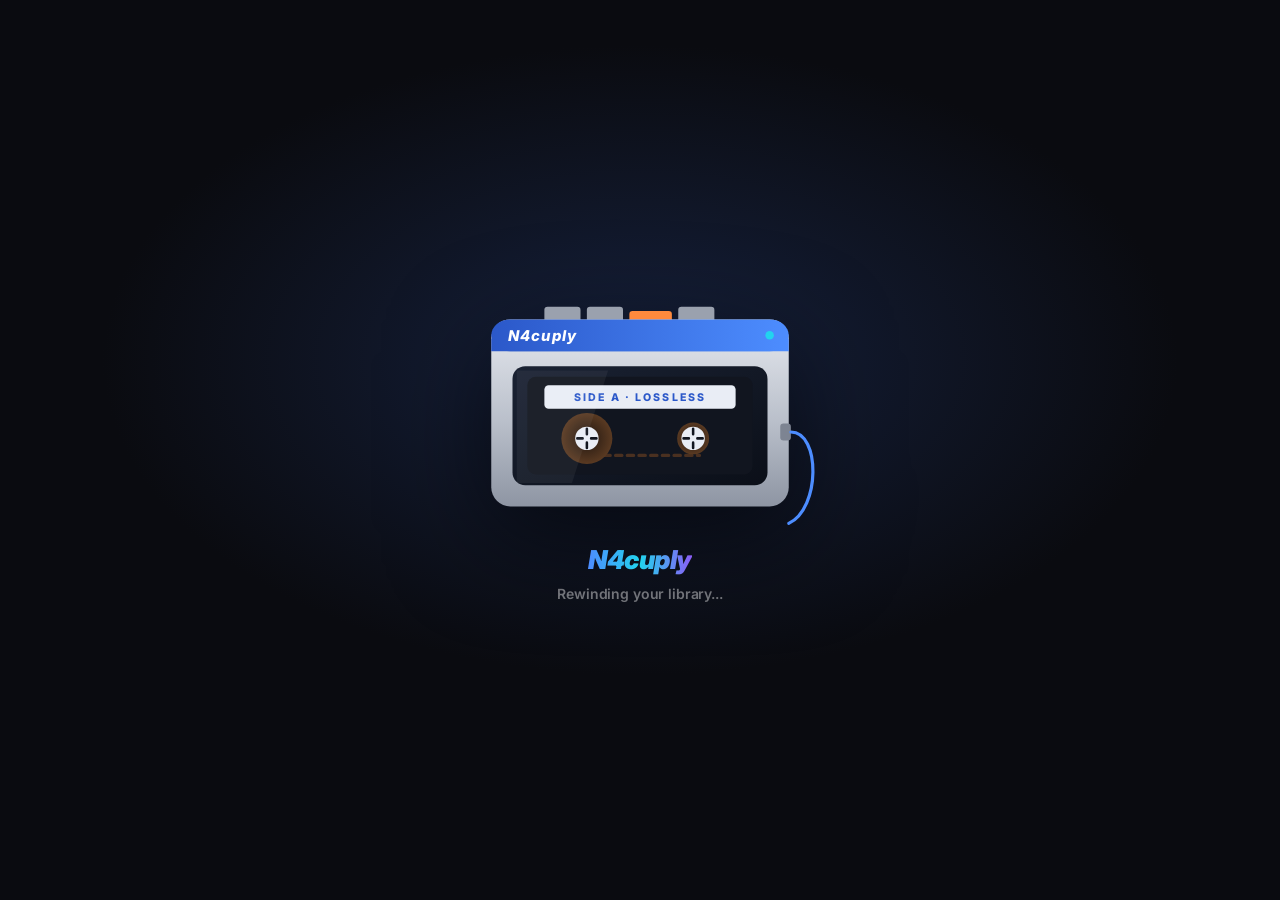
<file: index.html>
<!doctype html>
<html lang="en">
<head>
  <meta charset="utf-8">
  <meta name="viewport" content="width=device-width, initial-scale=1, viewport-fit=cover">
  <meta name="theme-color" content="#0b0b0f">
  <meta name="robots" content="noindex, nofollow">
  <meta name="apple-mobile-web-app-capable" content="yes">
  <meta name="apple-mobile-web-app-status-bar-style" content="black-translucent">
  <title>N4cuply</title>
  <link rel="manifest" href="manifest.webmanifest">
  <link rel="icon" href="icons/icon.svg" type="image/svg+xml">
  <link rel="apple-touch-icon" href="icons/icon-192.png">
  <link rel="preconnect" href="https://fonts.googleapis.com">
  <link rel="preconnect" href="https://fonts.gstatic.com" crossorigin>
  <link rel="stylesheet" href="https://fonts.googleapis.com/css2?family=Inter:wght@400;500;600;700;800;900&display=swap">
  <link rel="stylesheet" href="style.css">
  <script src="https://accounts.google.com/gsi/client" async defer></script>
  <script type="module" src="app.js"></script>
</head>
<body class="booting">
  <!-- Splash: retro Walkman while the app starts -->
  <div id="splash" class="splash" aria-hidden="true">
    <svg class="walkman" viewBox="0 0 320 210" xmlns="http://www.w3.org/2000/svg">
      <defs>
        <linearGradient id="wm-body" x1="0" y1="0" x2="0" y2="1">
          <stop offset="0" stop-color="#e6e9ef"/><stop offset=".55" stop-color="#b9bfca"/><stop offset="1" stop-color="#8e95a3"/>
        </linearGradient>
        <linearGradient id="wm-band" x1="0" y1="0" x2="1" y2="0">
          <stop offset="0" stop-color="#2b58c9"/><stop offset="1" stop-color="#4d8dff"/>
        </linearGradient>
        <linearGradient id="wm-glass" x1="0" y1="0" x2="1" y2="1">
          <stop offset="0" stop-color="#1a2233"/><stop offset="1" stop-color="#0b0f18"/>
        </linearGradient>
        <radialGradient id="wm-tape">
          <stop offset=".45" stop-color="#3a2618"/><stop offset="1" stop-color="#5a3a22"/>
        </radialGradient>
      </defs>
      <!-- play keys on top -->
      <g class="wm-keys">
        <rect x="70" y="10" width="34" height="16" rx="3" fill="#9aa1ae"/>
        <rect x="110" y="10" width="34" height="16" rx="3" fill="#9aa1ae"/>
        <rect class="wm-play" x="150" y="14" width="40" height="12" rx="3" fill="#ff8a3d"/>
        <rect x="196" y="10" width="34" height="16" rx="3" fill="#9aa1ae"/>
      </g>
      <!-- body -->
      <rect x="20" y="22" width="280" height="176" rx="18" fill="url(#wm-body)"/>
      <rect x="20" y="22" width="280" height="30" rx="18" fill="url(#wm-band)"/>
      <rect x="20" y="40" width="280" height="12" fill="url(#wm-band)"/>
      <text x="36" y="42" fill="#fff" font-family="Inter, -apple-system, Segoe UI, sans-serif" font-size="14" font-weight="800" font-style="italic" letter-spacing="1">N4cuply</text>
      <circle class="wm-led" cx="282" cy="37" r="4" fill="#22d3ee"/>
      <!-- cassette window -->
      <rect x="40" y="66" width="240" height="112" rx="12" fill="url(#wm-glass)"/>
      <rect x="54" y="76" width="212" height="92" rx="8" fill="#11151f" stroke="#2b3345"/>
      <rect x="70" y="84" width="180" height="22" rx="4" fill="#e9edf5"/>
      <text x="160" y="99" text-anchor="middle" fill="#2b58c9" font-family="Inter, -apple-system, Segoe UI, sans-serif" font-size="10" font-weight="800" letter-spacing="2">SIDE A · LOSSLESS</text>
      <!-- tape between reels -->
      <path class="wm-tapeline" d="M104 150 L216 150" stroke="#4a3020" stroke-width="3" stroke-dasharray="6 5"/>
      <!-- left reel (full) and right reel (empty) -->
      <g class="wm-reel wm-reel-l">
        <circle cx="110" cy="134" r="24" fill="url(#wm-tape)"/>
        <circle cx="110" cy="134" r="11" fill="#e9edf5"/>
        <g stroke="#11151f" stroke-width="2.4" stroke-linecap="round">
          <path d="M110 125v5M110 138v5M101 134h5M114 134h5"/>
        </g>
      </g>
      <g class="wm-reel wm-reel-r">
        <circle cx="210" cy="134" r="15" fill="url(#wm-tape)"/>
        <circle cx="210" cy="134" r="11" fill="#e9edf5"/>
        <g stroke="#11151f" stroke-width="2.4" stroke-linecap="round">
          <path d="M210 125v5M210 138v5M201 134h5M214 134h5"/>
        </g>
      </g>
      <!-- glass shine -->
      <path d="M44 70 L130 70 L96 176 L44 176 Z" fill="#fff" opacity=".05"/>
      <!-- headphone jack + cable -->
      <rect x="292" y="120" width="10" height="16" rx="3" fill="#7d8492"/>
      <path class="wm-cable" d="M302 128 C 330 128, 330 200, 300 214" fill="none" stroke="#4d8dff" stroke-width="3" stroke-linecap="round"/>
    </svg>
    <div class="splash-text">
      <b>N4cuply</b>
      <span>Rewinding your library<span class="splash-dots"><i>.</i><i>.</i><i>.</i></span></span>
    </div>
  </div>

  <!-- Login -->
  <section id="login" class="login" hidden>
    <div class="login-glow" aria-hidden="true"></div>
    <div class="login-card">
      <img src="icons/icon.svg" alt="" class="login-logo" width="84" height="84">
      <h1>N4cuply</h1>
      <p class="login-tag">Your music, straight from your Drive.</p>

      <!-- Family members: username and password -->
      <form id="family-login" class="login-form" autocomplete="on">
        <input id="fl-user" class="set-input" type="text" name="username" placeholder="Username" autocomplete="username" autocapitalize="none" spellcheck="false" required>
        <input id="fl-pass" class="set-input" type="password" name="password" placeholder="Password" autocomplete="current-password" required>
        <button class="pill-btn light big" type="submit">Sign in</button>
        <button class="text-btn" type="button" data-login="show-signup">New here? Ask for an account</button>
      </form>

      <form id="family-signup" class="login-form" autocomplete="off" hidden>
        <input id="fs-name" class="set-input" type="text" placeholder="Your name" maxlength="60" required>
        <input id="fs-user" class="set-input" type="text" placeholder="Choose a username" autocomplete="username" autocapitalize="none" spellcheck="false" minlength="3" maxlength="32" pattern="[A-Za-z0-9._\-]{3,32}" required>
        <input id="fs-pass" class="set-input" type="password" placeholder="Choose a password (6+ characters)" autocomplete="new-password" minlength="6" required>
        <button class="pill-btn light big" type="submit">Ask for an account</button>
        <button class="text-btn" type="button" data-login="show-login">I already have an account</button>
      </form>

      <p id="login-error" class="login-error" role="alert" hidden></p>
      <p id="login-ok" class="login-note login-ok" role="status" hidden></p>

      <div class="login-admin">
        <button id="connect" class="text-btn" type="button">Admin? Sign in with Google</button>
      </div>
    </div>
  </section>

  <!-- App -->
  <div id="app" class="app" hidden>
    <aside id="sidebar" class="sidebar"></aside>
    <header class="topbar glass">
      <a href="#" class="brand" aria-label="Home"><img src="icons/icon.svg" alt="" width="30" height="30"></a>
      <label class="search">
        <svg viewBox="0 0 24 24" aria-hidden="true"><circle cx="11" cy="11" r="7"/><path d="M20 20l-3.5-3.5"/></svg>
        <input id="q" type="search" placeholder="Songs, albums, artists" autocomplete="off" aria-label="Search">
      </label>
      <button id="upload-btn" class="round-btn" type="button" aria-label="Upload songs" title="Upload songs">
        <svg viewBox="0 0 24 24" aria-hidden="true"><path d="M12 16V4M7 9l5-5 5 5M5 20h14"/></svg>
      </button>
      <button id="fs-btn" class="round-btn fs-btn" type="button" aria-label="Full screen" title="Full screen (F)" hidden></button>
      <button id="settings-btn" class="round-btn" type="button" aria-label="Settings" title="Settings">
        <svg viewBox="0 0 24 24" aria-hidden="true"><circle cx="12" cy="12" r="3"/><path d="M19.4 15a1.7 1.7 0 00.3 1.8l.1.1a2 2 0 11-2.8 2.8l-.1-.1a1.7 1.7 0 00-1.8-.3 1.7 1.7 0 00-1 1.5V21a2 2 0 11-4 0v-.1a1.7 1.7 0 00-1.1-1.5 1.7 1.7 0 00-1.8.3l-.1.1a2 2 0 11-2.8-2.8l.1-.1a1.7 1.7 0 00.3-1.8 1.7 1.7 0 00-1.5-1H3a2 2 0 110-4h.1a1.7 1.7 0 001.5-1.1 1.7 1.7 0 00-.3-1.8l-.1-.1a2 2 0 112.8-2.8l.1.1a1.7 1.7 0 001.8.3H9a1.7 1.7 0 001-1.5V3a2 2 0 114 0v.1a1.7 1.7 0 001 1.5 1.7 1.7 0 001.8-.3l.1-.1a2 2 0 112.8 2.8l-.1.1a1.7 1.7 0 00-.3 1.8V9a1.7 1.7 0 001.5 1H21a2 2 0 110 4h-.1a1.7 1.7 0 00-1.5 1z"/></svg>
      </button>
    </header>

    <main id="main" class="main" tabindex="-1"></main>

    <div id="selbar" class="selbar glass" hidden></div>
    <nav id="tabbar" class="tabbar glass" aria-label="Main"></nav>

    <!-- Mini player -->
    <div id="mini" class="mini glass" hidden>
      <button id="mini-open" class="mini-info" type="button" aria-label="Open Now Playing">
        <span class="art mini-art" id="mini-art"></span>
        <span class="mini-text"><b id="mini-title"></b><small id="mini-artist"></small></span>
      </button>
      <button id="mini-play" class="icon-btn" type="button" aria-label="Play"></button>
      <button id="mini-next" class="icon-btn" type="button" aria-label="Next"></button>
      <div class="mini-bar"><span id="mini-progress"></span></div>
    </div>
  </div>

  <!-- Now playing -->
  <section id="now" class="now" hidden aria-label="Now playing">
    <div class="np-bg" aria-hidden="true"><div class="np-bg-img" id="np-bg-img"></div></div>
    <div class="np-layout">
      <div class="np-art-wrap">
        <div class="art np-art" id="np-art"></div>
        <div class="np-deck" id="np-deck"></div>
      </div>
      <div class="np-top">
        <button id="np-close" class="round-btn glass-soft" type="button" aria-label="Close"></button>
        <span class="np-handle" aria-hidden="true"></span>
        <span class="np-top-right"><button id="np-fs" class="round-btn glass-soft fs-btn" type="button" aria-label="Full screen" title="Full screen (F)" hidden></button>
        <button id="np-style" class="round-btn glass-soft" type="button" aria-label="Change player style" title="Player style"></button>
        <button id="np-more" class="round-btn glass-soft" type="button" aria-label="Song info"></button></span>
      </div>
      <div class="np-body">
        <div class="np-titlerow">
          <div class="np-titles">
            <h2 id="np-title"></h2>
            <button id="np-artist" class="np-artist" type="button"></button>
          </div>
          <button id="np-like" class="round-btn glass-soft" type="button" aria-label="Add to Liked songs"></button>
          <button id="np-info" class="round-btn glass-soft" type="button" aria-label="Info"></button>
        </div>
        <button id="np-lyric" class="np-lyric" type="button" hidden></button>
        <div class="np-progress">
          <input id="seek" type="range" min="0" max="1000" value="0" step="1" aria-label="Seek">
          <div class="np-times">
            <span id="t-cur">0:00</span>
            <span id="np-badge" class="np-badge"></span>
            <span id="t-left">-0:00</span>
          </div>
          <p class="np-tech" id="np-tech"></p>
        </div>
        <div class="np-controls">
          <button id="c-prev" class="ctrl" type="button" aria-label="Previous"></button>
          <button id="c-play" class="ctrl play" type="button" aria-label="Play"></button>
          <button id="c-next" class="ctrl" type="button" aria-label="Next"></button>
        </div>
        <div class="np-volume">
          <svg viewBox="0 0 24 24" aria-hidden="true"><path class="fill" d="M4 9h4l5-4v14l-5-4H4z"/></svg>
          <input id="volume" type="range" min="0" max="100" value="100" aria-label="Volume">
          <svg viewBox="0 0 24 24" aria-hidden="true"><path class="fill" d="M4 9h4l5-4v14l-5-4H4z"/><path d="M16 8.5a5 5 0 010 7M18.5 6a8.5 8.5 0 010 12"/></svg>
        </div>
        <div class="np-bottom">
          <button id="c-lyrics" class="icon-btn" type="button" aria-label="Lyrics"></button>
          <button id="c-shuffle" class="icon-btn toggle" type="button" aria-label="Shuffle"></button>
          <button id="c-repeat" class="icon-btn toggle" type="button" aria-label="Repeat"></button>
          <button id="c-queue" class="icon-btn" type="button" aria-label="Queue"></button>
          <button id="c-sleep" class="icon-btn toggle sleep-btn" type="button" aria-label="Sleep timer"></button>
        </div>
      </div>
    </div>
  </section>

  <!-- Bottom sheet: info / lyrics / queue / album info -->
  <div id="sheet-scrim" class="sheet-scrim" hidden></div>
  <section id="sheet" class="sheet glass" hidden role="dialog" aria-modal="true" aria-labelledby="sheet-title">
    <div class="sheet-head">
      <span class="np-handle" aria-hidden="true"></span>
      <h3 id="sheet-title"></h3>
      <button id="sheet-close" class="round-btn glass-soft" type="button" aria-label="Close"></button>
    </div>
    <div id="sheet-body" class="sheet-body"></div>
  </section>

  <input id="file-input" type="file" accept="audio/*,.flac,.m4a,.alac,.opus,.ogg,.wav,.lrc,image/*" multiple hidden>
  <input id="cover-input" type="file" accept="image/jpeg,image/png" hidden>
  <input id="avatar-input" type="file" accept="image/*" hidden>
  <div id="drop" class="drop" hidden><div><b>Drop to upload</b><span>Songs, .lrc lyrics and cover images</span></div></div>

  <div id="toast" class="toast" role="status" hidden></div>
</body>
</html>
</file>
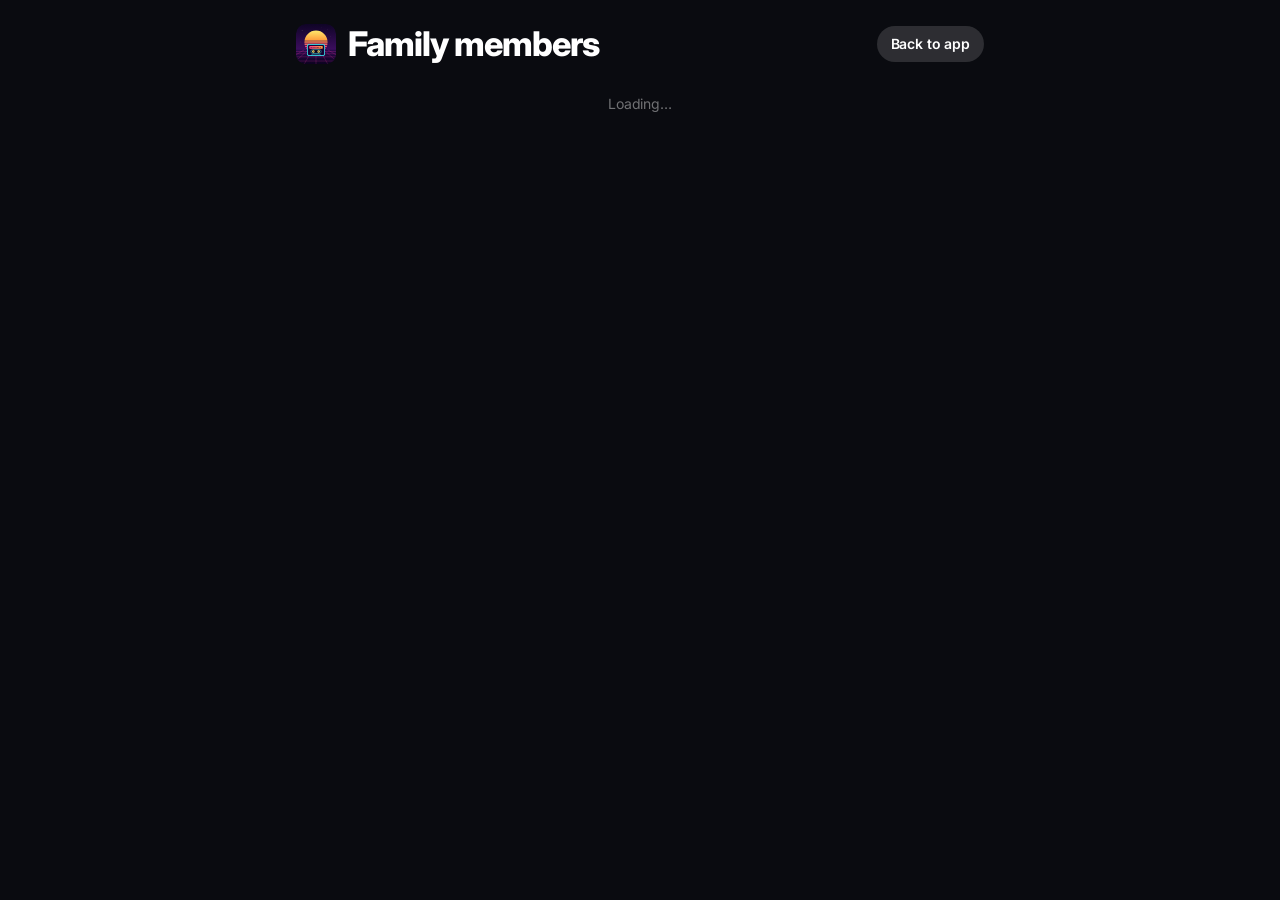
<file: admin.html>
<!doctype html>
<html lang="en">
<head>
  <meta charset="utf-8">
  <meta name="viewport" content="width=device-width, initial-scale=1, viewport-fit=cover">
  <meta name="theme-color" content="#0b0b0f">
  <meta name="robots" content="noindex, nofollow">
  <title>N4cuply Admin</title>
  <link rel="icon" href="icons/icon.svg" type="image/svg+xml">
  <link rel="stylesheet" href="https://fonts.googleapis.com/css2?family=Inter:wght@400;500;600;700;800;900&display=swap">
  <link rel="stylesheet" href="style.css">
  <script src="https://accounts.google.com/gsi/client" async defer></script>
  <style>
    body { overflow-y: auto; }
    .admin { max-width: 720px; margin: 0 auto; padding: calc(20px + env(safe-area-inset-top, 0px)) 16px 60px; }
    .admin-head { display: flex; align-items: center; gap: 12px; margin-bottom: 8px; }
    .admin-head img { border-radius: 10px; }
    .admin-head h1 { font-size: clamp(26px, 6vw, 34px); font-weight: 800; letter-spacing: -.03em; margin: 0; flex: 1; }
    .admin .info-group { margin-top: 16px; }
    .admin .set-row > span { flex: 1; }
    .admin .set-row small { color: var(--text-3); font-size: 13px; overflow-wrap: anywhere; }
    .row-actions { display: flex; flex-wrap: wrap; gap: 6px; justify-content: flex-end; }
    .status { font-size: 11px; font-weight: 700; letter-spacing: .04em; text-transform: uppercase; padding: 3px 7px; border-radius: 6px; border: 1px solid var(--line); color: var(--text-3); margin-left: 6px; vertical-align: 2px; }
    .status.approved { color: #3ee07a; border-color: rgba(62, 224, 122, .4); }
    .status.pending { color: #ffc65c; border-color: rgba(255, 198, 92, .4); }
    .status.disabled { color: var(--danger); border-color: rgba(255, 122, 112, .4); }
    .admin-form { display: grid; gap: 10px; padding: 6px 14px 14px; }
    .admin-form .set-input { margin-top: 0; }
    .admin-form .pill-btn { justify-self: start; }
    .pw-form { display: flex; gap: 6px; width: 100%; margin-top: 8px; }
    .pw-form .set-input { margin-top: 0; height: 36px; }
    .msg { margin: 14px 2px 0; font-size: 14px; }
    .msg.ok { color: #3ee07a; }
    .msg.err { color: var(--danger); }
    .empty { padding: 12px 14px 14px; color: var(--text-3); font-size: 14px; }
    .gate { text-align: center; display: grid; gap: 14px; justify-items: center; padding: 60px 0; }
    @media (max-width: 520px) {
      .admin .set-row { flex-direction: column; align-items: stretch; }
      .row-actions { justify-content: flex-start; }
    }
  </style>
</head>
<body>
  <main class="admin">
    <div class="admin-head">
      <img src="icons/icon.svg" alt="" width="40" height="40">
      <h1>Family members</h1>
      <a class="pill-btn small" href="./">Back to app</a>
    </div>
    <p id="msg" class="msg" role="status" hidden></p>
    <div id="root"><p class="empty">Loading…</p></div>
  </main>

<script type="module">
// Admin portal: only the admin's Google account gets past the server's check.
import { CONFIG } from './config.js';
import { initAuth, signIn, accessToken, primaryAccount, isAdmin } from './js/auth.js';
import { adminApi } from './js/family.js';
import { parseFolderInput } from './js/settings.js';

const $ = (s) => document.querySelector(s);
const esc = (s) => String(s ?? '').replace(/[&<>"']/g, (c) => ({ '&': '&amp;', '<': '&lt;', '>': '&gt;', '"': '&quot;', "'": '&#39;' }[c]));
const when = (ms) => (ms ? new Date(ms).toLocaleString(undefined, { dateStyle: 'medium', timeStyle: 'short' }) : 'never');

let users = [];
let status = null;

function say(text, ok = true) {
  const el = $('#msg');
  el.textContent = text;
  el.className = `msg ${ok ? 'ok' : 'err'}`;
  el.hidden = !text;
}

const token = () => accessToken(primaryAccount());
const api = (path, opts) => adminApi(path, token(), opts);

function gate(text) {
  $('#root').innerHTML = `<div class="gate">
    <p>${esc(text)}</p>
    <button class="pill-btn light" type="button" data-act="signin">Sign in with Google (${esc(CONFIG.adminEmail)})</button>
  </div>`;
}

async function load() {
  if (!isAdmin() || !token()) { gate('Sign in with the admin Google account to manage family members.'); return; }
  try {
    [status, { users }] = await Promise.all([api('/api/admin/status'), api('/api/admin/users')]);
    render();
  } catch (e) {
    if (e.status === 401) gate('Your Google sign-in expired. Sign in again.');
    else if (e.status === 403) gate('Only the admin can open this page.');
    else $('#root').innerHTML = `<p class="msg err">${esc(e.message)}</p>`;
  }
}

function userRow(u) {
  const btn = (act, label, cls = '') => `<button class="pill-btn small ${cls}" type="button" data-act="${act}" data-id="${u.id}">${label}</button>`;
  const actions = u.status === 'pending'
    ? btn('approve', 'Approve', 'light') + btn('delete', 'Reject', 'danger')
    : (u.status === 'approved' ? btn('disable', 'Turn off') : btn('enable', 'Turn on', 'light'))
      + btn('password', 'New password') + btn('delete', 'Delete', 'danger');
  const sub = u.status === 'pending' ? `Asked ${when(u.createdAt)}` : `Last played ${when(u.lastLogin)}`;
  return `<div class="set-row" data-row="${u.id}">
    <span><b>${esc(u.name || u.username)}<span class="status ${u.status}">${u.status === 'disabled' ? 'off' : u.status}</span></b>
      <small>@${esc(u.username)} · ${esc(sub)}</small></span>
    <span class="row-actions">${actions}</span>
  </div>`;
}

function render() {
  const pending = users.filter((u) => u.status === 'pending');
  const members = users.filter((u) => u.status !== 'pending');
  $('#root').innerHTML = `
    <div class="info-group set-group">
      <h4>Music for the family</h4>
      <div class="set-row">
        <span><b>${status.driveLinked ? 'Linked' : 'Not linked yet'}</b>
          <small>${status.driveLinked ? `Family members play from ${esc(status.driveEmail)}'s Drive, read-only.` : 'Link your Drive once so family members can play your music. They never need Google.'}</small></span>
        <span class="row-actions"><button class="pill-btn small ${status.driveLinked ? '' : 'light'}" type="button" data-act="link">${status.driveLinked ? 'Link again' : 'Link Drive'}</button></span>
      </div>
      <form class="set-row col" data-form="folder">
        <span><b>Music folder</b><small>Family members can only play songs inside this Drive folder. Now: ${esc(status.rootFolder)}</small></span>
        <span class="pw-form"><input class="set-input" id="folder" type="text" placeholder="Paste a Drive folder link" autocomplete="off"><button class="pill-btn small" type="submit">Use</button></span>
      </form>
    </div>

    <div class="info-group set-group">
      <h4>Waiting for approval${pending.length ? ` · ${pending.length}` : ''}</h4>
      ${pending.map(userRow).join('') || '<p class="empty">No new requests. People ask from the sign-in screen with "Ask for an account".</p>'}
    </div>

    <div class="info-group set-group">
      <h4>Members · ${members.length}</h4>
      ${members.map(userRow).join('') || '<p class="empty">No members yet.</p>'}
    </div>

    <div class="info-group set-group">
      <h4>Add someone</h4>
      <form class="admin-form" data-form="add" autocomplete="off">
        <input class="set-input" id="add-name" type="text" placeholder="Name" maxlength="60" required>
        <input class="set-input" id="add-user" type="text" placeholder="Username" autocapitalize="none" spellcheck="false" minlength="3" maxlength="32" pattern="[A-Za-z0-9._\\-]{3,32}" required>
        <input class="set-input" id="add-pass" type="text" placeholder="Password (6+ characters)" minlength="6" required>
        <button class="pill-btn small light" type="submit">Add member</button>
        <p class="info-note" style="margin:0">They can sign in right away. Tell them their username and password.</p>
      </form>
    </div>`;
}

async function act(action, id, data) {
  try {
    if (action === 'delete') await api(`/api/admin/users/${id}`, { method: 'DELETE' });
    else await api(`/api/admin/users/${id}`, { method: 'POST', data: { action, ...data } });
    const u = users.find((x) => x.id === id);
    const name = u?.name || u?.username || 'User';
    say({ approve: `${name} can sign in now.`, enable: `${name} is turned on.`, disable: `${name} is turned off and signed out.`, delete: `${name} was removed.`, password: `New password saved. ${name} was signed out everywhere.` }[action]);
    await load();
  } catch (e) {
    say(e.message, false);
  }
}

document.addEventListener('click', (e) => {
  const el = e.target.closest('[data-act]');
  if (!el) return;
  const id = Number(el.dataset.id);
  const action = el.dataset.act;
  if (action === 'signin') {
    signIn({ account: CONFIG.adminEmail }).then(load).catch((err) => say(err.message, false));
  } else if (action === 'link') {
    const back = location.origin + location.pathname;
    location.href = `${CONFIG.apiBase}/auth/google/start?back=${encodeURIComponent(back)}`;
  } else if (action === 'delete') {
    const u = users.find((x) => x.id === id);
    if (confirm(`Remove ${u?.name || u?.username}? They won't be able to sign in.`)) act('delete', id);
  } else if (action === 'password') {
    const row = el.closest('[data-row]');
    if (row.querySelector('.pw-form')) return;
    row.querySelector('span').insertAdjacentHTML('beforeend', `<form class="pw-form" data-form="password" data-id="${id}">
      <input class="set-input" type="text" placeholder="New password (6+)" minlength="6" required autocomplete="off">
      <button class="pill-btn small light" type="submit">Save</button></form>`);
    row.querySelector('.pw-form input').focus();
  } else {
    act(action, id);
  }
});

document.addEventListener('submit', async (e) => {
  const form = e.target.closest('[data-form]');
  if (!form) return;
  e.preventDefault();
  const kind = form.dataset.form;
  if (kind === 'password') {
    act('password', Number(form.dataset.id), { password: form.querySelector('input').value });
  } else if (kind === 'add') {
    try {
      await api('/api/admin/users', { method: 'POST', data: { name: $('#add-name').value.trim(), username: $('#add-user').value.trim(), password: $('#add-pass').value } });
      say(`${$('#add-name').value.trim()} was added. They can sign in now.`);
      await load();
    } catch (err) {
      say(err.message, false);
    }
  } else if (kind === 'folder') {
    const folder = parseFolderInput($('#folder').value);
    if (!folder) { say("That doesn't look like a Drive folder link.", false); return; }
    try {
      await api('/api/admin/settings', { method: 'POST', data: { rootFolder: folder } });
      say('Music folder saved.');
      await load();
    } catch (err) {
      say(err.message, false);
    }
  }
});

// Coming back from linking Drive.
const back = new URLSearchParams(location.search);
const linked = back.get('drive');
if (linked) {
  const why = back.get('why') ? ` (${back.get('why')})` : '';
  say({ ok: 'Drive linked. Family members can play your music now.', 'wrong-account': `Use ${CONFIG.adminEmail} when linking Drive.`, error: `Drive wasn't linked. Try again.${why}` }[linked] || '', linked === 'ok');
  history.replaceState(null, '', location.pathname);
}

initAuth().then(load).catch((e) => say(e.message, false));
</script>
</body>
</html>
</file>
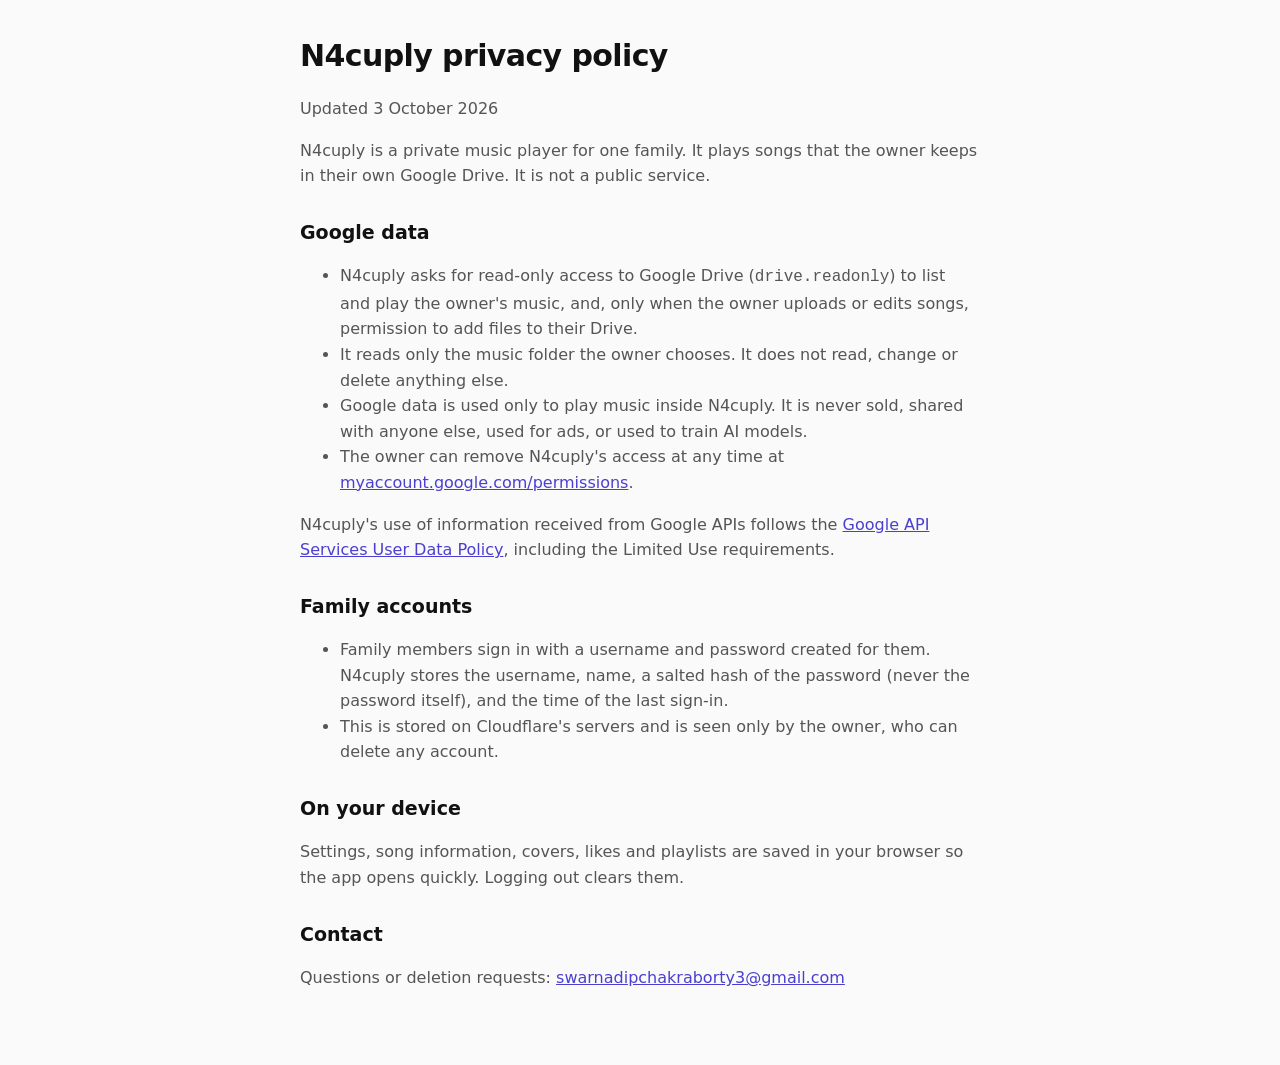
<file: privacy.html>
<!doctype html>
<html lang="en">
<head>
<meta charset="utf-8">
<meta name="viewport" content="width=device-width, initial-scale=1">
<title>N4cuply Privacy</title>
<link rel="icon" href="icons/icon.svg" type="image/svg+xml">
<style>
  :root { --bg: #0b0b0f; --fg: #ececf1; --muted: #a1a1ad; --link: #b9b0ff; }
  @media (prefers-color-scheme: light) { :root:not([data-theme="dark"]) { --bg: #fafafa; --fg: #111; --muted: #555; --link: #4b3fd1; } }
  body { margin: 0; background: var(--bg); color: var(--fg); font: 16px/1.6 -apple-system, "Segoe UI", Inter, system-ui, sans-serif; }
  main { max-width: 680px; margin: 0 auto; padding: 32px 16px 60px; }
  h1 { font-size: 30px; letter-spacing: -.02em; margin: 0 0 4px; }
  h2 { font-size: 19px; margin: 28px 0 6px; }
  p, li { color: var(--muted); }
  a { color: var(--link); }
</style>
</head>
<body>
<main>
  <h1>N4cuply privacy policy</h1>
  <p>Updated 3 October 2026</p>

  <p>N4cuply is a private music player for one family. It plays songs that the owner keeps in their own Google Drive. It is not a public service.</p>

  <h2>Google data</h2>
  <ul>
    <li>N4cuply asks for read-only access to Google Drive (<code>drive.readonly</code>) to list and play the owner's music, and, only when the owner uploads or edits songs, permission to add files to their Drive.</li>
    <li>It reads only the music folder the owner chooses. It does not read, change or delete anything else.</li>
    <li>Google data is used only to play music inside N4cuply. It is never sold, shared with anyone else, used for ads, or used to train AI models.</li>
    <li>The owner can remove N4cuply's access at any time at <a href="https://myaccount.google.com/permissions">myaccount.google.com/permissions</a>.</li>
  </ul>
  <p>N4cuply's use of information received from Google APIs follows the <a href="https://developers.google.com/terms/api-services-user-data-policy">Google API Services User Data Policy</a>, including the Limited Use requirements.</p>

  <h2>Family accounts</h2>
  <ul>
    <li>Family members sign in with a username and password created for them. N4cuply stores the username, name, a salted hash of the password (never the password itself), and the time of the last sign-in.</li>
    <li>This is stored on Cloudflare's servers and is seen only by the owner, who can delete any account.</li>
  </ul>

  <h2>On your device</h2>
  <p>Settings, song information, covers, likes and playlists are saved in your browser so the app opens quickly. Logging out clears them.</p>

  <h2>Contact</h2>
  <p>Questions or deletion requests: <a href="mailto:swarnadipchakraborty3@gmail.com">swarnadipchakraborty3@gmail.com</a></p>
</main>
</body>
</html>
</file>
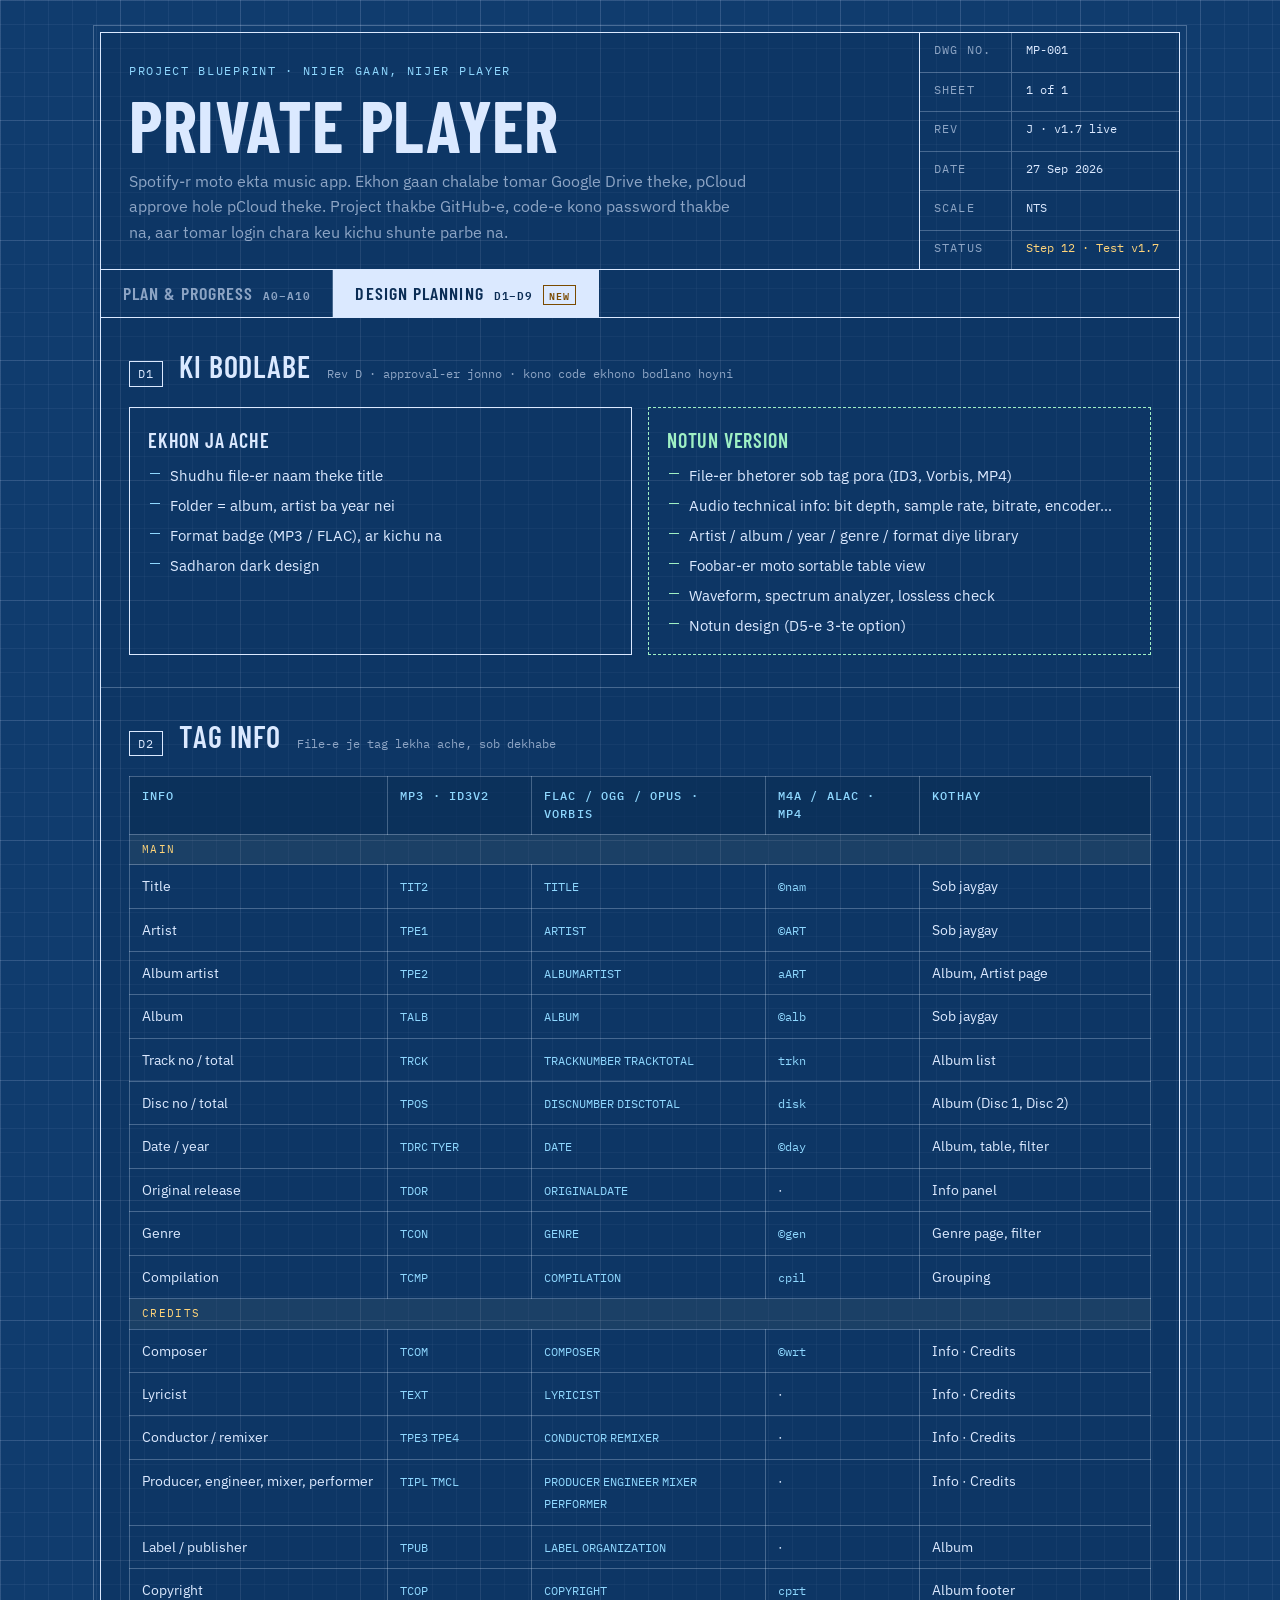
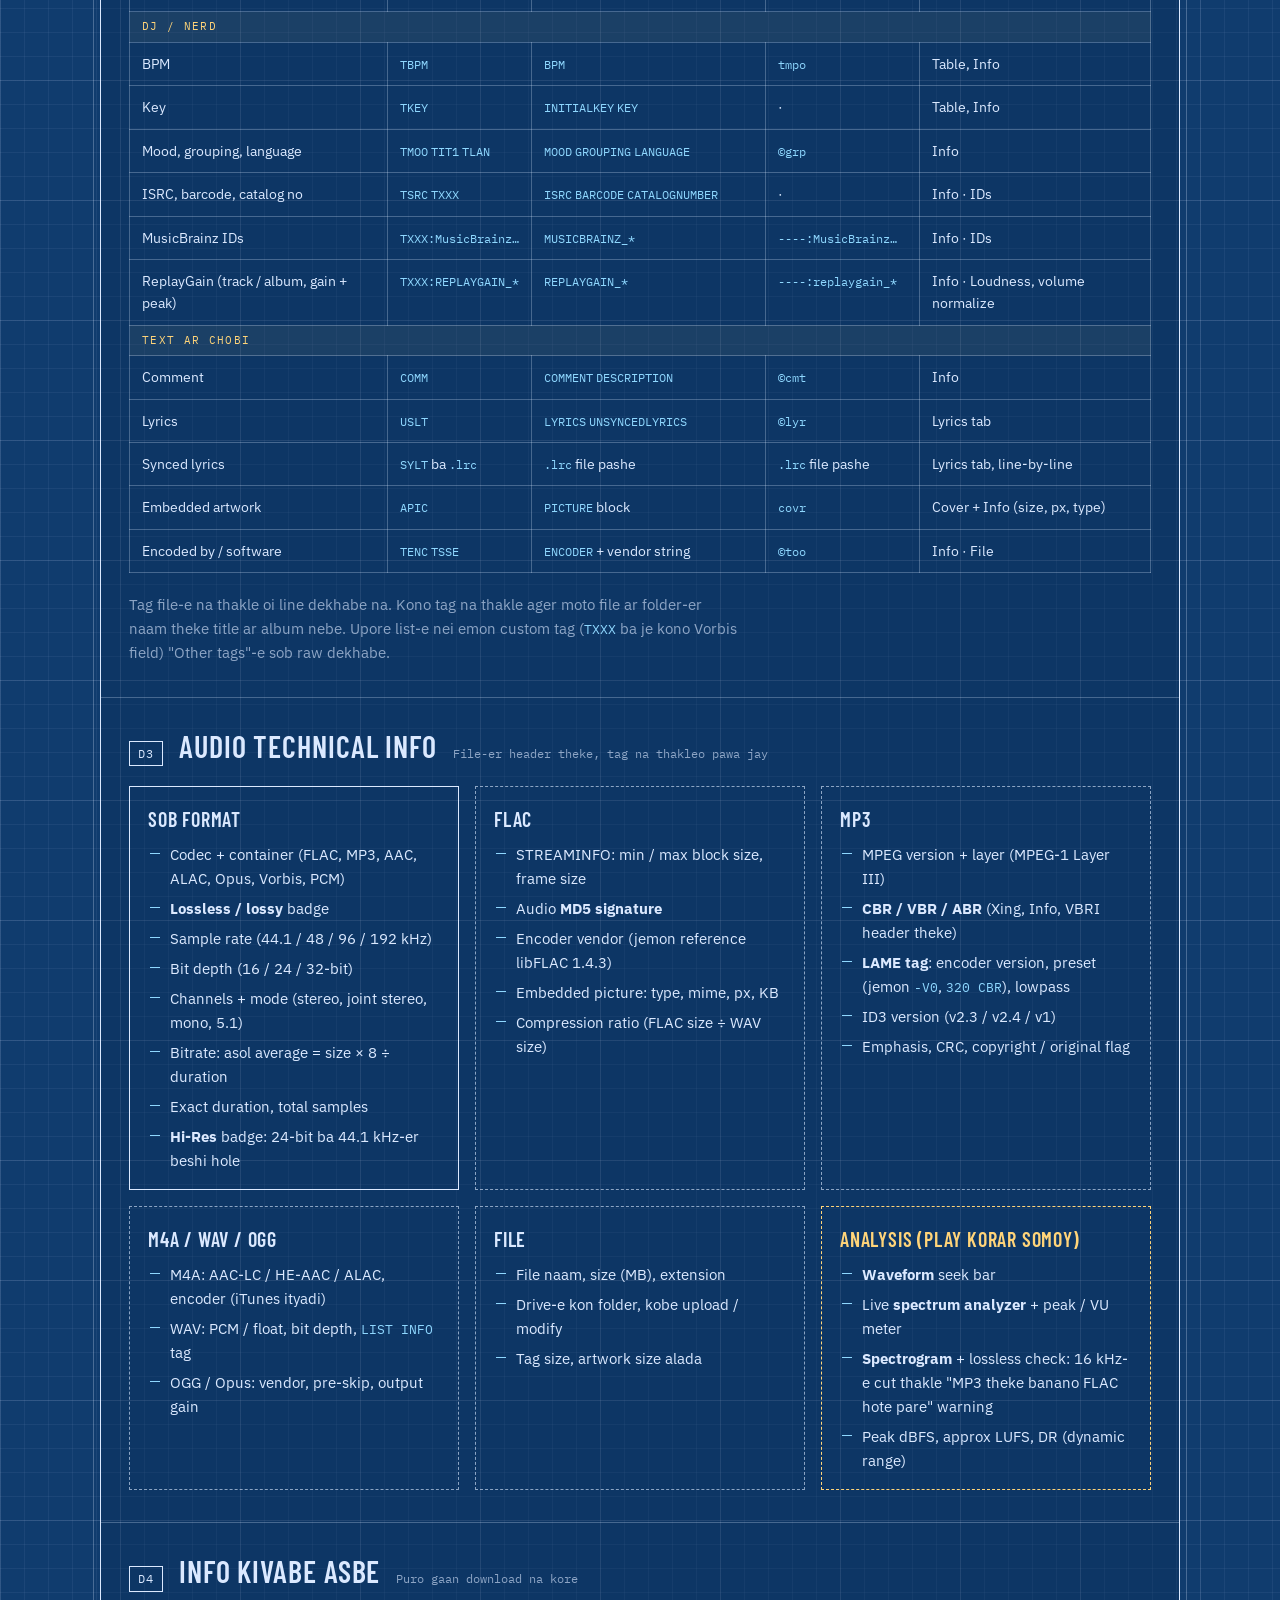
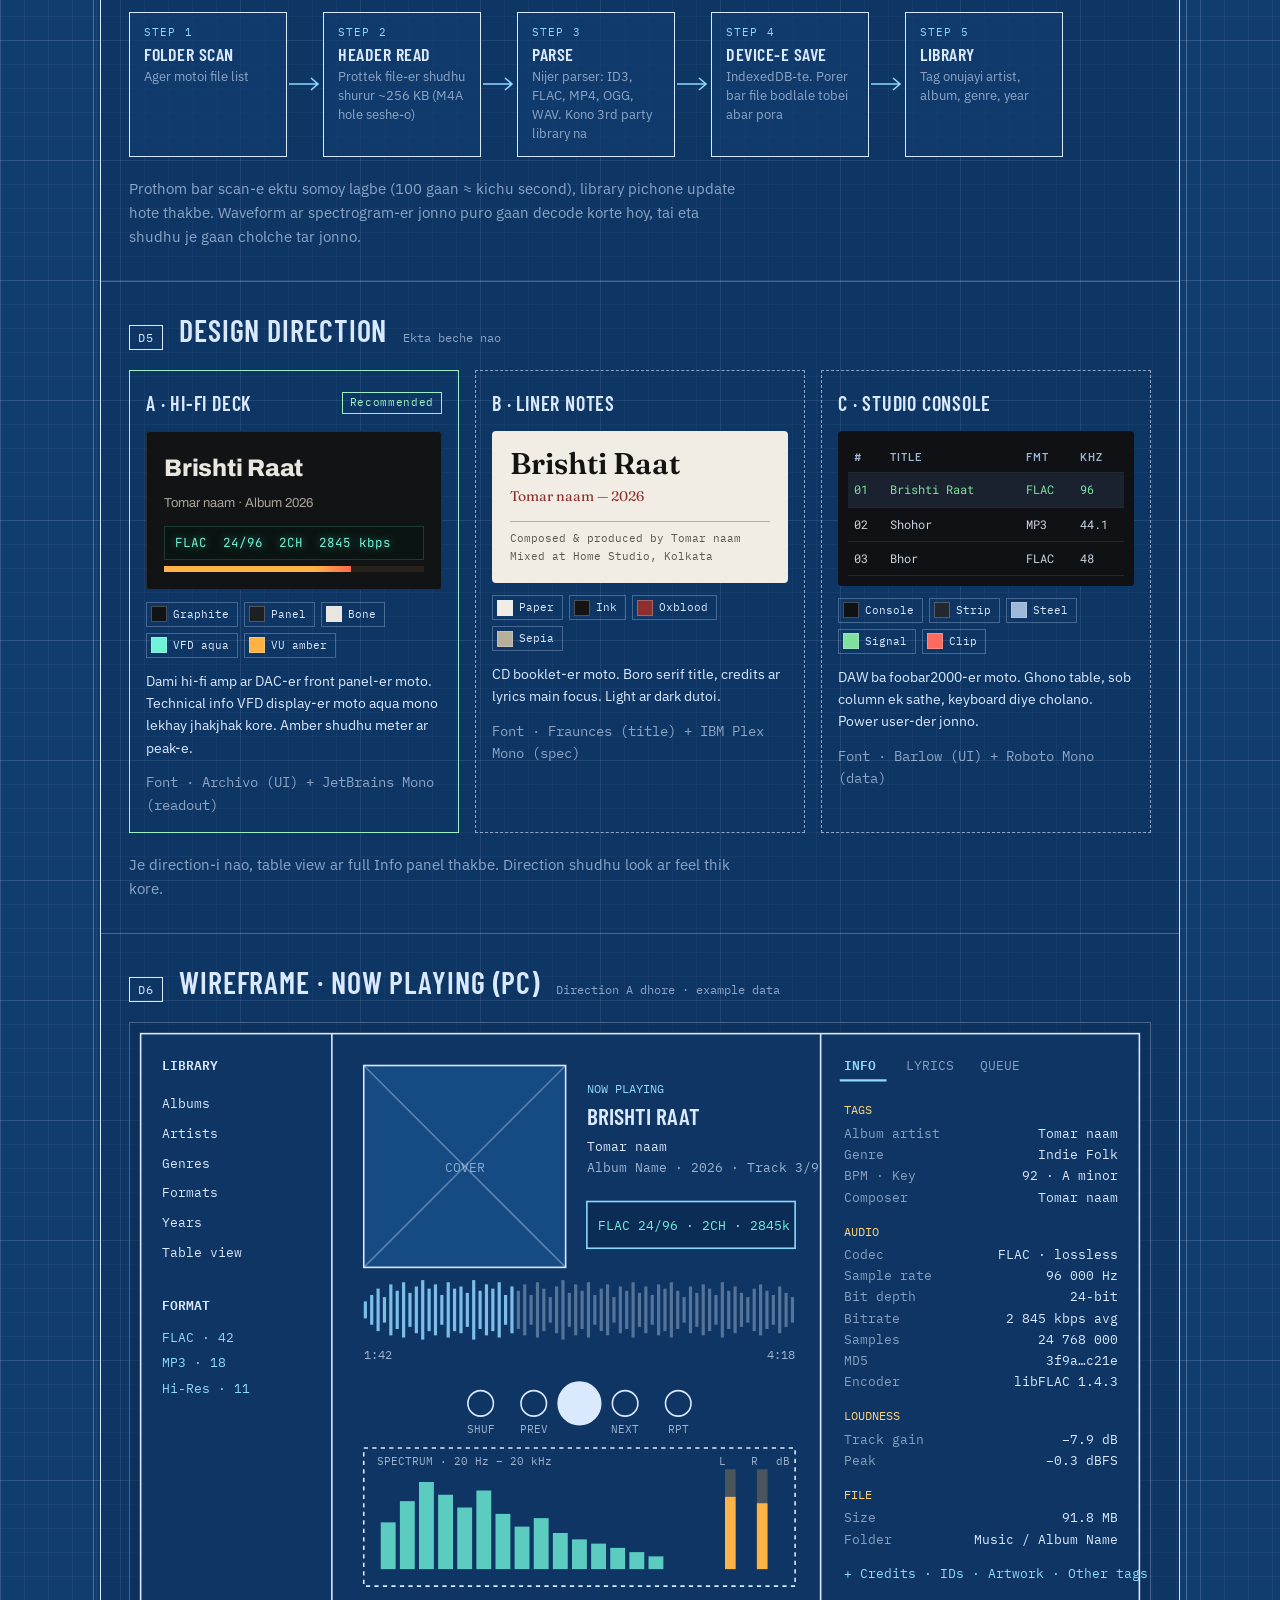
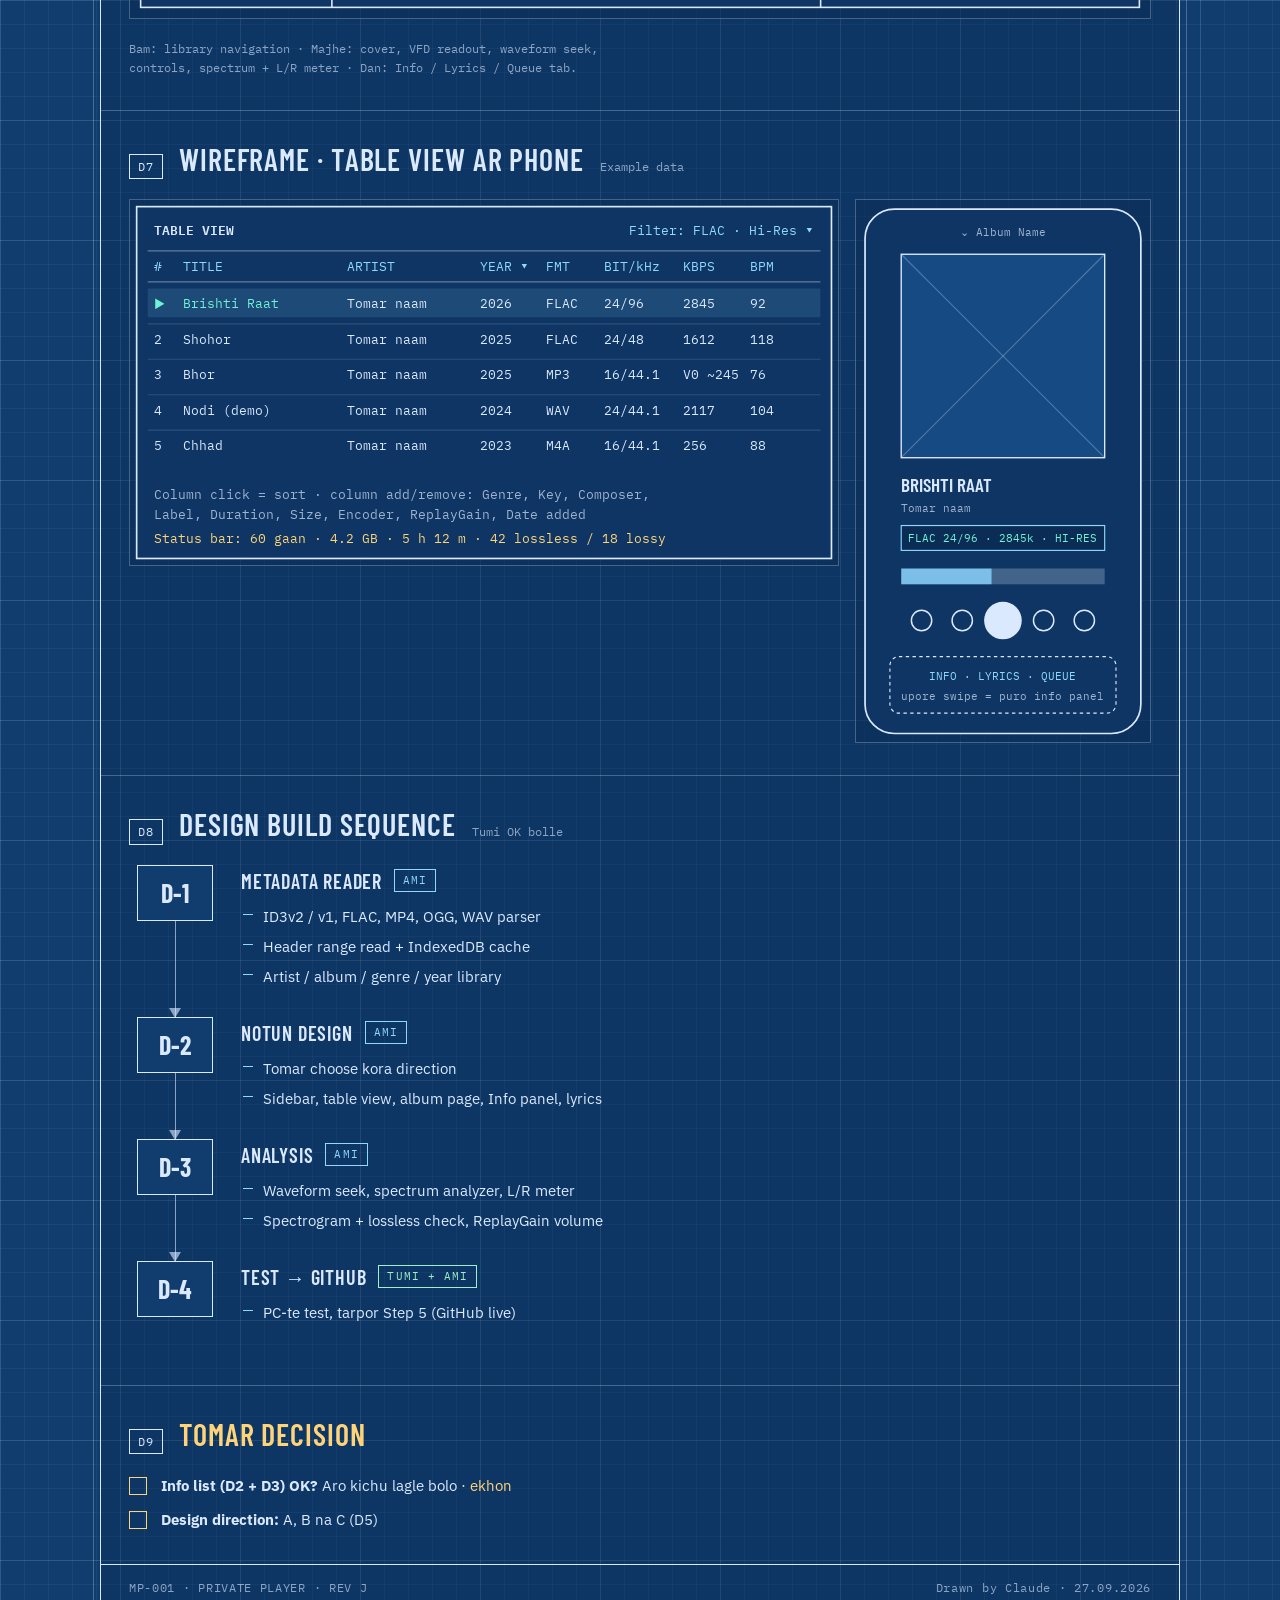
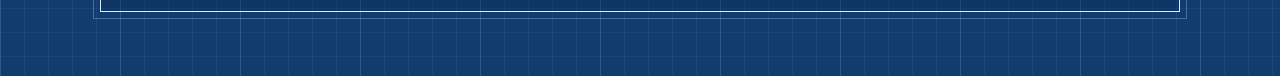
<file: reports/blueprint.html>
<!doctype html>
<html lang="bn">
<head>
<meta charset="utf-8">
<meta name="viewport" content="width=device-width, initial-scale=1">
<title>Private Player Blueprint</title>
<link rel="preconnect" href="https://fonts.googleapis.com">
<link rel="preconnect" href="https://fonts.gstatic.com" crossorigin>
<link rel="stylesheet" href="https://fonts.googleapis.com/css2?family=Barlow+Condensed:wght@500;600;700&family=IBM+Plex+Mono:wght@400;500;600&family=IBM+Plex+Sans:wght@400;500;600&family=Archivo:wght@500;700;800&family=JetBrains+Mono:wght@500&family=Fraunces:opsz,wght@9..144,600&family=Barlow:wght@500;600&family=Roboto+Mono:wght@500&display=swap">
<style>
  :root {
    color-scheme: dark;
    --paper: #103c6e;
    --paper-deep: #0b2d55;
    --paper-lift: #164a82;
    --line: #dbe9ff;
    --line-dim: rgba(219, 233, 255, .62);
    --line-faint: rgba(219, 233, 255, .28);
    --grid: rgba(219, 233, 255, .06);
    --grid-major: rgba(219, 233, 255, .11);
    --cyan: #8fd8ff;
    --amber: #ffd479;
    --coral: #ff9f8c;
    --mint: #9ff0c4;
    --display: "Barlow Condensed", "Arial Narrow", "Roboto Condensed", sans-serif;
    --body: "IBM Plex Sans", "Segoe UI", system-ui, sans-serif;
    --mono: "IBM Plex Mono", ui-monospace, "Cascadia Mono", Consolas, monospace;
  }
  * { box-sizing: border-box; }
  body {
    margin: 0;
    background-color: var(--paper);
    background-image:
      linear-gradient(var(--grid-major) 1px, transparent 1px),
      linear-gradient(90deg, var(--grid-major) 1px, transparent 1px),
      linear-gradient(var(--grid) 1px, transparent 1px),
      linear-gradient(90deg, var(--grid) 1px, transparent 1px);
    background-size: 120px 120px, 120px 120px, 24px 24px, 24px 24px;
    color: var(--line);
    font-family: var(--body);
    font-size: 15px;
    line-height: 1.6;
    padding-inline: 16px;
    padding-block: 32px 64px;
  }
  .sheet {
    max-width: 1080px;
    margin-inline: auto;
    border: 1.5px solid var(--line);
    outline: 1px solid var(--line-faint);
    outline-offset: 6px;
    background: rgba(11, 45, 85, .35);
  }
  /* ---------- title block ---------- */
  .head {
    display: grid;
    grid-template-columns: 1fr auto;
    border-bottom: 1.5px solid var(--line);
  }
  .head-main { padding: 28px 28px 24px; display: grid; gap: 10px; }
  .eyebrow {
    font-family: var(--mono);
    font-size: 12px;
    letter-spacing: .14em;
    text-transform: uppercase;
    color: var(--cyan);
  }
  h1 {
    font-family: var(--display);
    font-weight: 700;
    font-size: clamp(40px, 7vw, 72px);
    line-height: .95;
    letter-spacing: .01em;
    text-transform: uppercase;
    margin: 0;
    text-wrap: balance;
  }
  .lede { margin: 0; max-width: 62ch; color: var(--line-dim); font-size: 16px; }
  .tblock {
    border-left: 1.5px solid var(--line);
    font-family: var(--mono);
    font-size: 11.5px;
    display: grid;
    grid-template-columns: auto auto;
    align-content: stretch;
    min-width: 260px;
  }
  .tblock div { padding: 8px 14px; border-bottom: 1px solid var(--line-faint); }
  .tblock div:nth-child(odd) { color: var(--line-dim); letter-spacing: .1em; text-transform: uppercase; border-right: 1px solid var(--line-faint); }
  .tblock div:nth-last-child(-n+2) { border-bottom: 0; }
  @media (max-width: 720px) {
    .head { grid-template-columns: 1fr; }
    .tblock { border-left: 0; border-top: 1.5px solid var(--line); min-width: 0; }
  }

  /* ---------- sections ---------- */
  section { padding: 32px 28px; border-bottom: 1px solid var(--line-faint); display: grid; gap: 20px; }
  section:last-of-type { border-bottom: 0; }
  .sec-head { display: flex; flex-wrap: wrap; align-items: baseline; gap: 6px 16px; }
  .ref {
    font-family: var(--mono);
    font-size: 12px;
    border: 1px solid var(--line);
    padding: 2px 8px;
    letter-spacing: .08em;
  }
  h2 {
    font-family: var(--display);
    font-weight: 600;
    font-size: 30px;
    letter-spacing: .03em;
    text-transform: uppercase;
    margin: 0;
    line-height: 1.1;
  }
  .sec-note { font-family: var(--mono); font-size: 12px; color: var(--line-dim); }
  h3 {
    font-family: var(--display);
    font-weight: 600;
    font-size: 20px;
    letter-spacing: .04em;
    text-transform: uppercase;
    margin: 0;
  }
  p { margin: 0; max-width: 68ch; }
  .dim { color: var(--line-dim); }
  code, .mono { font-family: var(--mono); font-size: .88em; }
  code { color: var(--cyan); }

  .cols { display: grid; grid-template-columns: repeat(auto-fit, minmax(260px, 1fr)); gap: 16px; }
  .box {
    border: 1px dashed var(--line-dim);
    padding: 16px 18px;
    display: grid;
    gap: 8px;
    align-content: start;
  }
  .box.solid { border-style: solid; border-color: var(--line); }
  .box.amber { border-color: var(--amber); }
  .box.amber h3, .amber-t { color: var(--amber); }
  .box.coral { border-color: var(--coral); }
  .box.coral h3 { color: var(--coral); }
  .box.mint { border-color: var(--mint); }
  .box.mint h3 { color: var(--mint); }

  ul.ticks { list-style: none; margin: 0; padding: 0; display: grid; gap: 6px; }
  ul.ticks li { padding-left: 22px; position: relative; }
  ul.ticks li::before {
    content: "";
    position: absolute; left: 2px; top: .62em;
    width: 10px; height: 1.5px; background: var(--cyan);
  }
  ul.ticks.no li::before { background: var(--coral); }
  ul.ticks.yes li::before { background: var(--mint); }

  /* ---------- diagram ---------- */
  .diagram { overflow-x: auto; border: 1px solid var(--line-faint); background: rgba(11, 45, 85, .5); }
  .diagram svg { display: block; min-width: 860px; width: 100%; height: auto; }
  .diagram-caption { font-family: var(--mono); font-size: 12px; color: var(--line-dim); }

  /* ---------- flow (arrow chain) ---------- */
  .flow { list-style: none; margin: 0; padding: 0; display: flex; flex-wrap: wrap; align-items: stretch; gap: 10px 0; }
  .flow li { display: flex; align-items: stretch; }
  .step {
    border: 1px solid var(--line);
    padding: 12px 14px;
    width: 158px;
    display: grid;
    gap: 4px;
    align-content: start;
    background: rgba(16, 60, 110, .7);
  }
  .step .n { font-family: var(--mono); font-size: 11px; color: var(--cyan); letter-spacing: .1em; }
  .step b { font-family: var(--display); font-size: 18px; font-weight: 600; letter-spacing: .03em; text-transform: uppercase; line-height: 1.1; }
  .step span { font-size: 13px; color: var(--line-dim); line-height: 1.45; }
  .arrow { width: 36px; display: grid; place-items: center; flex: none; }
  .arrow svg { width: 32px; height: 14px; }
  @media (max-width: 560px) {
    .flow { flex-direction: column; }
    .flow li { flex-direction: column; align-items: stretch; }
    .step { width: 100%; }
    .arrow { width: 100%; height: 30px; }
    .arrow svg { transform: rotate(90deg); }
  }

  /* ---------- phases (vertical blueprint) ---------- */
  .phases { list-style: none; margin: 0; padding: 0; display: grid; gap: 0; }
  .phase { display: grid; grid-template-columns: 92px 1fr; gap: 0 20px; }
  .phase-rail { display: grid; grid-template-rows: auto 1fr; justify-items: center; }
  .phase-tag {
    font-family: var(--display); font-weight: 700; font-size: 26px;
    width: 76px; height: 56px; display: grid; place-items: center;
    border: 1.5px solid var(--line);
    background: var(--paper);
  }
  .phase-line { width: 0; border-left: 1.5px solid var(--line-dim); position: relative; min-height: 32px; }
  .phase-line::after {
    content: ""; position: absolute; bottom: -1px; left: -7px;
    border-left: 6.25px solid transparent; border-right: 6.25px solid transparent;
    border-top: 10px solid var(--line-dim);
  }
  .phase:last-child .phase-line { display: none; }
  .phase-body { padding-bottom: 28px; display: grid; gap: 8px; }
  .phase-top { display: flex; flex-wrap: wrap; align-items: center; gap: 8px 12px; }
  .who {
    font-family: var(--mono); font-size: 11px; letter-spacing: .1em; text-transform: uppercase;
    padding: 2px 8px; border: 1px solid currentColor;
  }
  .who.you { color: var(--amber); }
  .who.me { color: var(--cyan); }
  .who.both { color: var(--mint); }
  .time { font-family: var(--mono); font-size: 12px; color: var(--line-dim); }
  @media (max-width: 560px) {
    .phase { grid-template-columns: 60px 1fr; gap: 0 12px; }
    .phase-tag { width: 52px; height: 44px; font-size: 20px; }
  }

  /* ---------- tables ---------- */
  .table-wrap { overflow-x: auto; }
  table { border-collapse: collapse; width: 100%; min-width: 560px; font-size: 14px; }
  th, td { text-align: left; vertical-align: top; padding: 10px 12px; border: 1px solid var(--line-faint); }
  th { font-family: var(--mono); font-size: 11.5px; font-weight: 500; letter-spacing: .1em; text-transform: uppercase; color: var(--cyan); background: rgba(11, 45, 85, .6); }
  td:first-child { white-space: nowrap; }
  .pill { font-family: var(--mono); font-size: 11px; padding: 1px 7px; border: 1px solid currentColor; letter-spacing: .06em; white-space: nowrap; }
  .pill.good { color: var(--mint); }
  .pill.mid { color: var(--amber); }

  .filetree {
    font-family: var(--mono); font-size: 13px; line-height: 1.75;
    border: 1px solid var(--line-faint); padding: 14px 18px; margin: 0;
    overflow-x: auto; background: rgba(11, 45, 85, .5); white-space: pre;
  }
  .filetree .c { color: var(--line-dim); }

  .checklist { list-style: none; margin: 0; padding: 0; display: grid; gap: 10px; }
  .checklist li { display: grid; grid-template-columns: 22px 1fr; gap: 10px; align-items: start; }
  .checklist li::before { content: ""; width: 16px; height: 16px; border: 1.5px solid var(--amber); margin-top: 3px; }

  .foot {
    display: flex; flex-wrap: wrap; justify-content: space-between; gap: 8px 24px;
    padding: 14px 28px; border-top: 1.5px solid var(--line);
    font-family: var(--mono); font-size: 11.5px; color: var(--line-dim); letter-spacing: .06em;
  }
  @media (max-width: 560px) {
    section { padding: 26px 18px; }
    .head-main { padding: 22px 18px; }
    .foot { padding: 14px 18px; }
  }

  /* ---------- progress tracker ---------- */
  .tracker { list-style: none; margin: 0; padding: 0; border: 1px solid var(--line-faint); }
  .tracker li { display: grid; grid-template-columns: 128px 1fr auto; gap: 6px 16px; align-items: baseline; padding: 11px 14px; border-bottom: 1px solid var(--line-faint); }
  .tracker li:last-child { border-bottom: 0; }
  .tracker li.now { background: rgba(255, 212, 121, .08); outline: 1px solid var(--amber); outline-offset: -1px; }
  .tracker .what b { font-weight: 600; }
  .tracker .what span { display: block; font-size: 13px; color: var(--line-dim); }
  .tracker .when { font-family: var(--mono); font-size: 11.5px; color: var(--line-dim); white-space: nowrap; }
  .st { font-family: var(--mono); font-size: 11px; letter-spacing: .08em; text-transform: uppercase; padding: 2px 8px; border: 1px solid currentColor; justify-self: start; white-space: nowrap; }
  .st.done { color: var(--mint); }
  .st.now { color: var(--amber); }
  .st.wait { color: var(--cyan); }
  .st.plan { color: var(--line-dim); border-style: dashed; }
  .st.drop { color: var(--coral); }
  .tracker-sub { font-family: var(--display); font-size: 16px; font-weight: 600; letter-spacing: .08em; text-transform: uppercase; color: var(--line-dim); margin: 0; }
  @media (max-width: 560px) {
    .tracker li { grid-template-columns: 1fr auto; }
    .tracker .what { grid-column: 1 / -1; }
  }

  /* ---------- tabs ---------- */
  .tabs { display: flex; flex-wrap: wrap; border-bottom: 1.5px solid var(--line); }
  .tab { font-family: var(--display); font-weight: 600; font-size: 18px; letter-spacing: .06em; text-transform: uppercase; color: var(--line-dim); background: none; border: 0; border-right: 1px solid var(--line-faint); padding: 12px 22px; cursor: pointer; display: flex; gap: 10px; align-items: baseline; }
  .tab .mono { font-size: 11px; letter-spacing: .08em; }
  .tab[aria-selected="true"] { color: var(--paper-deep); background: var(--line); }
  .tab:focus-visible { outline: 2px solid var(--amber); outline-offset: -2px; }
  .tab .new { font-family: var(--mono); font-size: 10px; color: var(--amber); border: 1px solid var(--amber); padding: 0 5px; letter-spacing: .08em; }
  .tab[aria-selected="true"] .new { color: #7a4a00; border-color: #7a4a00; }
  /* ---------- design tab ---------- */
  table.spec td:first-child { white-space: normal; min-width: 150px; }
  table.spec code { font-size: 12px; white-space: nowrap; }
  table.spec tr.grp td { font-family: var(--mono); font-size: 11px; letter-spacing: .12em; text-transform: uppercase; color: var(--amber); background: rgba(255, 212, 121, .06); padding-block: 6px; }
  .dirs { display: grid; grid-template-columns: repeat(auto-fit, minmax(280px, 1fr)); gap: 16px; }
  .dir { border: 1px dashed var(--line-dim); padding: 16px; display: grid; gap: 12px; align-content: start; }
  .dir.rec { border: 1.5px solid var(--mint); }
  .dir-top { display: flex; justify-content: space-between; align-items: center; gap: 8px; flex-wrap: wrap; }
  .dir p { font-size: 14px; }
  .dir-sample { padding: 18px; min-height: 150px; display: grid; gap: 6px; align-content: center; border-radius: 4px; }
  .dir-a { background: #121315; color: #e9e6df; font-family: "Archivo", sans-serif; box-shadow: inset 0 0 0 1px #2a2d31; }
  .sa-title { font-weight: 800; font-size: 24px; letter-spacing: -.01em; }
  .sa-sub { font-size: 13px; color: #a8a49b; }
  .sa-vfd { font-family: "JetBrains Mono", monospace; font-size: 12.5px; color: #6ff2d6; background: #0a1412; border: 1px solid #1d3b35; padding: 6px 10px; text-shadow: 0 0 8px rgba(111, 242, 214, .55); margin-top: 6px; }
  .sa-meter { height: 6px; background: #26221a; } .sa-meter i { display: block; height: 100%; background: linear-gradient(90deg, #ffb347 80%, #ff6b4a); }
  .dir-b { background: #f1ede4; color: #151412; }
  .sb-title { font-family: "Fraunces", Georgia, serif; font-weight: 600; font-size: 30px; line-height: 1; }
  .sb-sub { font-family: "Fraunces", Georgia, serif; font-size: 14px; color: #8e2f2f; }
  .sb-credit { font-family: "IBM Plex Mono", monospace; font-size: 11px; color: #5d574c; line-height: 1.6; margin-top: 8px; border-top: 1px solid #b7ae9c; padding-top: 8px; }
  .dir-c { background: #0f1114; color: #c9d3e0; font-family: "Roboto Mono", monospace; font-size: 12px; gap: 0; padding: 10px; align-content: start; }
  .sc-row { display: grid; grid-template-columns: 28px 1fr 46px 38px; gap: 8px; padding: 7px 6px; border-bottom: 1px solid #23272e; }
  .sc-h { font-family: "Barlow", sans-serif; font-weight: 600; font-size: 11px; letter-spacing: .08em; text-transform: uppercase; color: #9fb7d8; }
  .sc-on { background: #1a2230; color: #7fe0a0; }
  .swatches { display: flex; flex-wrap: wrap; gap: 6px; }
  .swatches span { font-family: var(--mono); font-size: 10.5px; display: flex; align-items: center; gap: 6px; border: 1px solid var(--line-faint); padding: 3px 8px 3px 4px; }
  .swatches span::before { content: ""; width: 14px; height: 14px; background: var(--c); border: 1px solid var(--line-faint); }
  .wf-pair { display: grid; grid-template-columns: minmax(0, 2.4fr) minmax(0, 1fr); gap: 16px; align-items: start; }
  .wf-pair .diagram svg { min-width: 560px; }
  .wf-pair .phone svg { min-width: 0; max-width: 300px; margin-inline: auto; }
  @media (max-width: 760px) { .wf-pair { grid-template-columns: 1fr; } }
</style>
</head>
<body>

<main class="sheet">
  <header class="head">
    <div class="head-main">
      <div class="eyebrow">Project blueprint · Nijer gaan, nijer player</div>
      <h1>Private Player</h1>
      <p class="lede">Spotify-r moto ekta music app. Ekhon gaan chalabe tomar Google Drive theke, pCloud approve hole pCloud theke. Project thakbe GitHub-e, code-e kono password thakbe na, aar tomar login chara keu kichu shunte parbe na.</p>
    </div>
    <div class="tblock" aria-label="Drawing details">
      <div>Dwg no.</div><div>MP-001</div>
      <div>Sheet</div><div>1 of 1</div>
      <div>Rev</div><div>J · v1.7 live</div>
      <div>Date</div><div>27 Sep 2026</div>
      <div>Scale</div><div>NTS</div>
      <div>Status</div><div class="amber-t">Step 12 · Test v1.7</div>
    </div>
  </header>

  <nav class="tabs" role="tablist" aria-label="Report sections">
    <button class="tab" role="tab" id="tab-plan" aria-controls="panel-plan" aria-selected="true" data-tab="plan">Plan &amp; progress <span class="mono">A0–A10</span></button>
    <button class="tab" role="tab" id="tab-design" aria-controls="panel-design" aria-selected="false" data-tab="design">Design planning <span class="mono">D1–D9</span> <span class="new">NEW</span></button>
  </nav>

  <div class="panel" id="panel-plan" role="tabpanel" aria-labelledby="tab-plan">
  <!-- A0 PROGRESS -->
  <section>
    <div class="sec-head"><span class="ref">A0</span><h2>Progress tracker</h2><span class="sec-note">Ki holo, ki cholche, ki baki · last update 27 Sep 2026</span></div>
    <p class="tracker-sub">Hoye geche</p>
    <ul class="tracker">
      <li><span class="st done">Done</span><div class="what"><b>Idea ar plan</b><span>Spotify-r moto private player, prothom blueprint (Rev A, pCloud)</span></div><span class="when">27 Sep</span></li>
      <li><span class="st done">Done</span><div class="what"><b>Blueprint report</b><span>Tomar PC-te save: reports/blueprint.html</span></div><span class="when">27 Sep</span></li>
      <li><span class="st done">Done</span><div class="what"><b>Decision: ekhon Google Drive</b><span>pCloud approval-er jonno wait na kore Drive diye shuru</span></div><span class="when">27 Sep</span></li>
      <li><span class="st done">Done</span><div class="what"><b>Decision: project GitHub-e</b><span>App GitHub Pages-e live thakbe</span></div><span class="when">27 Sep</span></li>
      <li><span class="st done">Done</span><div class="what"><b>Step 1 · Google Client ID</b><span>Project "My Player", Web client, origin http://localhost:8080 · ID ending …or3d5 (notun project)</span></div><span class="when">27 Sep</span></li>
      <li><span class="st done">Done</span><div class="what"><b>Step 2 · Drive folder link</b><span>Folder ID …NDl33Wq, share setting Restricted (private)</span></div><span class="when">27 Sep</span></li>
      <li><span class="st done">Done</span><div class="what"><b>Step 3 · GitHub username</b><span>nucant · site hobe nucant.github.io</span></div><span class="when">27 Sep</span></li>
      <li><span class="st done">Built</span><div class="what"><b>P1–P3 · App toiri</b><span>Google login, Drive scan, album, search, player, shuffle/repeat, lock screen, phone install · git commit d4d41dd</span></div><span class="when">27 Sep</span></li>
      <li><span class="st done">Done</span><div class="what"><b>Step 4 · PC-te test</b><span>Login, library, play kaaj korche. Notun Client ID (…or3d5), Drive API on. Design pochondo hoyni</span></div><span class="when">27 Sep</span></li>
      <li><span class="st done">Done</span><div class="what"><b>Step 6 · Design beche newa</b><span>A/B/C na, BitChord (Apple Music style) reference: "Album Glow" · font SF Pro (Apple device) / Inter</span></div><span class="when">27 Sep</span></li>
      <li><span class="st done">Built</span><div class="what"><b>D-1 · Metadata reader</b><span>Nijer parser: ID3v2/v1, LAME/Xing, FLAC (MD5, picture), MP4/ALAC/AAC, OGG/Opus, WAV · header-only range read · IndexedDB cache</span></div><span class="when">27 Sep</span></li>
      <li><span class="st done">Built</span><div class="what"><b>D-2 · Album Glow design</b><span>Cover theke rong, full-bleed Now Playing, blur glow, tech line + Hi-Res badge, Info / Lyrics / Queue sheet, Album · Gaan · Artist view</span></div><span class="when">27 Sep</span></li>
      <li><span class="st done">Done</span><div class="what"><b>Step 7 · Design feedback</b><span>Asked for: English only, Settings button, song upload, fix lyrics sync</span></div><span class="when">27 Sep</span></li>
      <li><span class="st done">Built</span><div class="what"><b>v1.2 · English UI</b><span>All app text, errors, comments and README in English</span></div><span class="when">27 Sep</span></li>
      <li><span class="st done">Built</span><div class="what"><b>v1.2 · Settings</b><span>Music folder (paste any Drive link), refresh / re-read, ReplayGain normalization, display toggles, storage, log out</span></div><span class="when">27 Sep</span></li>
      <li><span class="st done">Built</span><div class="what"><b>v1.2 · Upload</b><span>Pick or drag files, choose album folder or create one, progress per file · asks once for Drive write access</span></div><span class="when">27 Sep</span></li>
      <li><span class="st done">Built</span><div class="what"><b>v1.2 · Synced lyrics</b><span>.lrc sidecar files, ID3 SYLT, LRC in lyrics tag, enhanced word timing · highlight, auto-scroll, tap to seek</span></div><span class="when">27 Sep</span></li>
      <li><span class="st done">Done</span><div class="what"><b>Step 8 · v1.2 feedback</b><span>Asked for: multiple drives (default + 5), smoother, PC folders that stay remembered</span></div><span class="when">27 Sep</span></li>
      <li><span class="st done">Built</span><div class="what"><b>v1.3 · Multiple sources</b><span>Default Drive + up to 5 extra: other folders, other Google accounts (per-account sign-in), or PC folders · same song in Drive and PC shown once (PC copy plays)</span></div><span class="when">27 Sep</span></li>
      <li><span class="st done">Built</span><div class="what"><b>v1.3 · PC folders</b><span>Picked once and remembered (File System Access API, Chrome/Edge) · one-click "Allow" if Chrome asks again after restart</span></div><span class="when">27 Sep</span></li>
      <li><span class="st done">Built</span><div class="what"><b>v1.3 · Smoother</b><span>No cover flicker, 60 fps progress, fading colors, view transitions, closing animations, fewer re-renders</span></div><span class="when">27 Sep</span></li>
      <li><span class="st done">Tested</span><div class="what"><b>Real files from A:\Music</b><span>15 FLACs parsed (tags, MD5, 2000×2000 covers) · real .lrc format checked · FLAC played from a PC source</span></div><span class="when">27 Sep</span></li>
      <li><span class="st done">Live</span><div class="what"><b>GitHub + Pages</b><span>github.com/nucant/n4cuply · nucant.github.io/n4cuply · commits as nucant (no-reply email) · renamed to N4cuply</span></div><span class="when">27 Sep</span></li>
      <li><span class="st done">Built</span><div class="what"><b>v1.4 · Organize library</b><span>Auto-merge exact duplicate artists and split albums · suggestions for "Ustad …", "&amp; Party", "feat." · missing covers (iTunes) and lyrics (LRCLIB) saved into your folders · fixes synced via n4cuply-library.json in Drive</span></div><span class="when">27 Sep</span></li>
      <li><span class="st done">Built</span><div class="what"><b>v1.5 · Fix song info &amp; cover</b><span>✨ on every song: iTunes match by name → title, artist, album, year, genre, track no, cover · batch auto-fix (sure matches only) in Organize · artists auto-merged ("Ustad …", "&amp; Party") · edits saved in n4cuply-library.json, audio files untouched</span></div><span class="when">27 Sep</span></li>
      <li><span class="st done">Built</span><div class="what"><b>v1.6 · Edit into files + artist profiles</b><span>Edit info form · tags and covers written into FLAC/MP3 (audio verified unchanged) · Wikipedia artist photo &amp; bio · high-quality images · tap-to-renew sign-in on phones</span></div><span class="when">27 Sep</span></li>
      <li><span class="st done">Built</span><div class="what"><b>v1.7 · Own research features</b><span>Crossfade + gapless (two-deck player) · sleep timer · liked songs &amp; playlists (synced) · song menu: play next / add to queue · home shelves · audio analysis with lossless check</span></div><span class="when">27 Sep</span></li>
      <li><span class="st drop">Dropped</span><div class="what"><b>Apps Script version</b><span>Try korechilam, GitHub beche neyay bondho</span></div><span class="when">27 Sep</span></li>
    </ul>
    <p class="tracker-sub">Ekhon cholche</p>
    <ul class="tracker">
      <li class="now"><span class="st now">Your turn</span><div class="what"><b>Step 12 · Test v1.7</b><span>Edit a song, artist pages, ♥ and playlists, crossfade in Settings, sleep timer, Song info → Analyze</span></div><span class="when">Now</span></li>
      <li><span class="st wait">Waiting</span><div class="what"><b>pCloud app approval</b><span>Request submit, pCloud-er uttorer opekkhay</span></div><span class="when">pCloud</span></li>
    </ul>
    <p class="tracker-sub">Porer dhap (ek ek kore)</p>
    <ul class="tracker">
                                    <li><span class="st plan">Planned</span><div class="what"><b>D-3 · Analysis</b><span>Waveform, spectrum, spectrogram, lossless check</span></div><span class="when">Ami</span></li>
      <li><span class="st plan">Planned</span><div class="what"><b>Step 5 · GitHub repo + live</b><span>Repo banano, push, GitHub Pages on, Google-e nucant.github.io add, phone-e test</span></div><span class="when">Tumi + Ami</span></li>
      <li><span class="st plan">Planned</span><div class="what"><b>P5 · pCloud-e switch</b><span>Approval ashle</span></div><span class="when">Pore</span></li>
    </ul>
  </section>

  <!-- A1 BRIEF -->
  <section>
    <div class="sec-head"><span class="ref">A1</span><h2>Brief &amp; rules</h2></div>
    <div class="cols">
      <div class="box solid">
        <h3>Ki chai</h3>
        <ul class="ticks">
          <li>Nijer banano gaan phone ar PC-te shona</li>
          <li>Spotify-r moto shundor player</li>
          <li>Ekhon gaan Google Drive-e, pore pCloud-e</li>
          <li>Project GitHub-e, kintu keu gaan access korte parbe na</li>
        </ul>
      </div>
      <div class="box mint">
        <h3>Design rules</h3>
        <ul class="ticks yes">
          <li>Kono server nei, kono database nei</li>
          <li>App = shudhu HTML, CSS, JavaScript</li>
          <li>Tala (lock) = Google login (pore pCloud login)</li>
          <li>Gaan Drive theke sorasori device-e ashe</li>
          <li>Drive ar pCloud dutoi plug-in, setting bodlalei switch</li>
        </ul>
      </div>
      <div class="box coral">
        <h3>Ja kokhono hobe na</h3>
        <ul class="ticks no">
          <li>Gaan GitHub-e upload</li>
          <li>Password ba secret code-e likha</li>
          <li>Drive folder "Anyone with link" public kora</li>
          <li>Tomar Google password amar kache jawa</li>
        </ul>
      </div>
    </div>
  </section>

  <!-- A2 WHY CLIENT ID -->
  <section>
    <div class="sec-head"><span class="ref">A2</span><h2>Folder link dile hobe na keno?</h2></div>
    <div class="cols">
      <div class="box coral">
        <h3>Shudhu folder link</h3>
        <p>Folder private thakle Google kauke dhukte dey na, amar app-keo na. Link diye cholate hole folder-ta "Anyone with the link" korte hobe. Tokhon je keu link pele tomar sob gaan shunte parbe.</p>
      </div>
      <div class="box mint">
        <h3>Client ID diye</h3>
        <p>Folder private-i thake. App khulle Google login ashe, tumi login korle tobei gaan dekha jay. Client ID holo app-er porichoy-potro, Google-ke bole "ei app ta tomar". Eta secret na, code-e thakleo kono khoti nei.</p>
      </div>
    </div>
    <p class="dim">Client ID tomar nijer Google account theke banano, tai control-o tomar hate. Jokhon khushi Google Cloud theke bondho kore dite paro.</p>
  </section>

  <!-- A3 ARCHITECTURE -->
  <section>
    <div class="sec-head"><span class="ref">A3</span><h2>System diagram</h2><span class="sec-note">Ke kar sathe kotha bole</span></div>
    <div class="diagram" role="img" aria-label="Architecture: GitHub repo deploys to GitHub Pages, which sends app code to your device. The device logs into Google, gets a token, asks the Drive API for the song list and song files, and songs come directly from your Drive music folder to the device.">
      <svg viewBox="0 0 960 440" xmlns="http://www.w3.org/2000/svg">
        <defs>
          <marker id="ah" viewBox="0 0 10 10" refX="9" refY="5" markerWidth="9" markerHeight="9" orient="auto-start-reverse">
            <path d="M0,0 L10,5 L0,10 z" fill="#dbe9ff"/>
          </marker>
          <marker id="ahc" viewBox="0 0 10 10" refX="9" refY="5" markerWidth="9" markerHeight="9" orient="auto-start-reverse">
            <path d="M0,0 L10,5 L0,10 z" fill="#8fd8ff"/>
          </marker>
          <marker id="aha" viewBox="0 0 10 10" refX="9" refY="5" markerWidth="9" markerHeight="9" orient="auto-start-reverse">
            <path d="M0,0 L10,5 L0,10 z" fill="#ffd479"/>
          </marker>
        </defs>
        <g fill="none" stroke="#dbe9ff" stroke-width="1.5">
          <rect x="20" y="160" width="170" height="90" fill="#103c6e"/>
          <rect x="280" y="40" width="190" height="90" fill="#103c6e"/>
          <rect x="560" y="40" width="180" height="90" fill="#103c6e" stroke-dasharray="5 4"/>
          <rect x="280" y="290" width="190" height="90" fill="#103c6e" stroke="#ffd479"/>
          <rect x="560" y="160" width="180" height="90" fill="#103c6e" stroke="#ffd479"/>
          <rect x="800" y="160" width="140" height="90" fill="#103c6e" stroke="#ffd479"/>
          <rect x="266" y="146" width="686" height="248" stroke="#ffd479" stroke-opacity=".45" stroke-dasharray="2 5"/>
        </g>
        <g font-family="IBM Plex Mono, Consolas, monospace" font-size="11" fill="#ffd479" opacity=".85">
          <text x="946" y="386" text-anchor="end">Google-er ghor (tomar account)</text>
        </g>
        <g font-family="Barlow Condensed, Arial Narrow, sans-serif" font-weight="600" font-size="19" fill="#dbe9ff" text-anchor="middle" letter-spacing=".5">
          <text x="105" y="198">TOMAR PHONE / PC</text>
          <text x="375" y="78">PLAYER APP</text>
          <text x="650" y="78">GITHUB REPO</text>
          <text x="375" y="328" fill="#ffd479">GOOGLE LOGIN</text>
          <text x="650" y="198" fill="#ffd479">DRIVE API</text>
          <text x="870" y="198" fill="#ffd479">MUSIC FOLDER</text>
        </g>
        <g font-family="IBM Plex Mono, Consolas, monospace" font-size="11" fill="#dbe9ff" fill-opacity=".7" text-anchor="middle">
          <text x="105" y="218">browser / installed app</text>
          <text x="105" y="234">token thake ekhane</text>
          <text x="375" y="98">GitHub Pages</text>
          <text x="375" y="114">shudhu code, gaan nei</text>
          <text x="650" y="98">tomar project</text>
          <text x="650" y="114">kono secret nei</text>
          <text x="375" y="348">official Google page</text>
          <text x="375" y="364">password ekhanei dao</text>
          <text x="650" y="218">files.list</text>
          <text x="650" y="234">files.get (media)</text>
          <text x="870" y="218">Drive/Music</text>
          <text x="870" y="234">private folder</text>
        </g>
        <g fill="none" stroke-width="1.5">
          <line x1="558" y1="85" x2="474" y2="85" stroke="#dbe9ff" stroke-dasharray="5 4" marker-end="url(#ah)"/>
          <line x1="280" y1="112" x2="194" y2="172" stroke="#dbe9ff" marker-end="url(#ah)"/>
          <line x1="190" y1="226" x2="277" y2="303" stroke="#ffd479" marker-end="url(#aha)"/>
          <line x1="280" y1="332" x2="178" y2="254" stroke="#ffd479" marker-end="url(#aha)"/>
          <line x1="192" y1="190" x2="556" y2="190" stroke="#8fd8ff" marker-end="url(#ahc)"/>
          <line x1="558" y1="222" x2="194" y2="222" stroke="#8fd8ff" marker-end="url(#ahc)"/>
          <line x1="742" y1="205" x2="797" y2="205" stroke="#ffd479" marker-start="url(#aha)" marker-end="url(#aha)"/>
          <path d="M870,252 L870,418 L105,418 L105,254" stroke="#9ff0c4" stroke-width="2" stroke-dasharray="7 5" marker-end="url(#ah)"/>
        </g>
        <g font-family="IBM Plex Mono, Consolas, monospace" font-size="11.5">
          <text x="516" y="76" fill="#dbe9ff" text-anchor="middle">auto deploy</text>
          <text x="196" y="128" fill="#dbe9ff">0 · app load</text>
          <text x="248" y="258" fill="#ffd479">1 · login</text>
          <text x="150" y="300" fill="#ffd479">2 · token</text>
          <text x="374" y="182" fill="#8fd8ff" text-anchor="middle">3 · gaaner list chao</text>
          <text x="374" y="240" fill="#8fd8ff" text-anchor="middle">4 · gaaner file chao</text>
          <text x="488" y="410" fill="#9ff0c4" text-anchor="middle">5 · gaan sorasori Google Drive theke tomar device-e ashe</text>
        </g>
      </svg>
    </div>
    <p class="diagram-caption">Holud = Google-er bhetore (tomar account). Sobuj dashed = ashol audio. GitHub kokhono gaan chhoy na. pCloud approve hole holud ongsho-ta shudhu pCloud diye bodle jabe.</p>
  </section>

  <!-- A4 USER FLOW -->
  <section>
    <div class="sec-head"><span class="ref">A4</span><h2>Tumi ki dekhbe</h2><span class="sec-note">App khola theke gaan shona porjonto</span></div>
    <ol class="flow">
      <li><div class="step"><span class="n">STEP 1</span><b>App kholo</b><span>GitHub Pages link ba home screen icon</span></div><span class="arrow" aria-hidden="true"><svg viewBox="0 0 32 14"><path d="M0 7h28M22 1l7 6-7 6" fill="none" stroke="#8fd8ff" stroke-width="1.6"/></svg></span></li>
      <li><div class="step"><span class="n">STEP 2</span><b>Login screen</b><span>"Google diye login" button, ar kichu na</span></div><span class="arrow" aria-hidden="true"><svg viewBox="0 0 32 14"><path d="M0 7h28M22 1l7 6-7 6" fill="none" stroke="#8fd8ff" stroke-width="1.6"/></svg></span></li>
      <li><div class="step"><span class="n">STEP 3</span><b>Google popup</b><span>Tomar account select koro, "Allow" dao</span></div><span class="arrow" aria-hidden="true"><svg viewBox="0 0 32 14"><path d="M0 7h28M22 1l7 6-7 6" fill="none" stroke="#8fd8ff" stroke-width="1.6"/></svg></span></li>
      <li><div class="step"><span class="n">STEP 4</span><b>Library</b><span>Folder = album. Sob gaan list hoye jay</span></div><span class="arrow" aria-hidden="true"><svg viewBox="0 0 32 14"><path d="M0 7h28M22 1l7 6-7 6" fill="none" stroke="#8fd8ff" stroke-width="1.6"/></svg></span></li>
      <li><div class="step"><span class="n">STEP 5</span><b>Play</b><span>Tap korlei shuru. Mini player niche thake</span></div><span class="arrow" aria-hidden="true"><svg viewBox="0 0 32 14"><path d="M0 7h28M22 1l7 6-7 6" fill="none" stroke="#8fd8ff" stroke-width="1.6"/></svg></span></li>
      <li><div class="step"><span class="n">STEP 6</span><b>Lock screen</b><span>Phone lock-eo gaan chole, headphone button kaaj kore</span></div></li>
    </ol>
    <p class="dim">Porer bar theke Google shudhu account confirm korte bolbe, password abar lagbe na.</p>
  </section>

  <!-- A5 SECURITY -->
  <section>
    <div class="sec-head"><span class="ref">A5</span><h2>Security</h2><span class="sec-note">Ke ki pabe</span></div>
    <div class="table-wrap">
      <table>
        <thead><tr><th>Ke</th><th>Ki korte parbe</th><th>Result</th></tr></thead>
        <tbody>
          <tr><td>Keu site-er link pelo</td><td>Shudhu login screen dekhbe. Tomar Google account chara aage jete parbe na.</td><td><span class="pill good">Safe</span></td></tr>
          <tr><td>Keu GitHub-e code porlo</td><td>Shudhu player-er design ar logic. Kono gaan, password, token nei.</td><td><span class="pill good">Safe</span></td></tr>
          <tr><td>Onno keu nijer Google diye login korlo</td><td>App "Testing" mode-e, shudhu tomar add kora email login korte pare. Oder Drive-e tomar gaan nei-o.</td><td><span class="pill good">Safe</span></td></tr>
          <tr><td>Phone haralo</td><td>myaccount.google.com/permissions theke app-er access remove koro. App-e Logout button-o thakbe.</td><td><span class="pill mid">Tumi remove korbe</span></td></tr>
        </tbody>
      </table>
    </div>
    <p class="dim">App shudhu <b>read-only</b> permission chaibe. Drive-e kichu bodlate ba delete korte parbe na.</p>
  </section>

  <!-- A6 HOSTING -->
  <section>
    <div class="sec-head"><span class="ref">A6</span><h2>GitHub hosting</h2><span class="sec-note">App-ta kothay thakbe</span></div>
    <div class="table-wrap">
      <table>
        <thead><tr><th>Option</th><th>Kivabe</th><th>Code ke dekhbe</th><th>Khoroch</th></tr></thead>
        <tbody>
          <tr><td><b>A · Recommended</b></td><td>GitHub <b>public</b> repo + GitHub Pages. Push korlei site update. Link: <code>username.github.io/my-player</code></td><td>Sobai (kintu secret nei, gaan safe)</td><td><span class="pill good">Free</span></td></tr>
          <tr><td>B</td><td>GitHub <b>private</b> repo + Cloudflare Pages</td><td>Shudhu tumi</td><td><span class="pill good">Free</span></td></tr>
          <tr><td>C</td><td>GitHub Pro, private repo + GitHub Pages</td><td>Shudhu tumi</td><td><span class="pill mid">$4 / mash</span></td></tr>
        </tbody>
      </table>
    </div>
    <p class="dim">Je option-i nao, gaan sobsomoy Google login-er pichone. Option shudhu thik kore code ke dekhte parbe. Site-er link-ta Google Client ID-er "Authorized JavaScript origins"-e boshate hobe.</p>
  </section>

  <!-- A7 FEATURES -->
  <section>
    <div class="sec-head"><span class="ref">A7</span><h2>Features</h2></div>
    <div class="cols">
      <div class="box solid">
        <h3>Version 1</h3>
        <ul class="ticks">
          <li>Google login / logout</li>
          <li>Library: folder = album, sub-folder support</li>
          <li>Play, pause, next, previous, seek bar</li>
          <li>Shuffle, repeat, queue</li>
          <li>Search (gaan ba album-er naam)</li>
          <li>Full-screen "Now Playing" + mini player</li>
          <li>Lock screen ar headphone control</li>
          <li>Phone-e app hisebe install (PWA)</li>
          <li>Dark, Spotify-style design</li>
        </ul>
      </div>
      <div class="box">
        <h3>Pore jog kora jabe</h3>
        <ul class="ticks">
          <li><b>pCloud source</b>, approve hole</li>
          <li>Album art: folder-e <code>cover.jpg</code> rakhlei</li>
          <li>Playlist</li>
          <li>Lyrics: gaaner pashe <code>.lrc</code> file</li>
          <li>Favourite gaan offline-e save</li>
        </ul>
      </div>
    </div>
  </section>

  <!-- A8 BUILD PHASES -->
  <section>
    <div class="sec-head"><span class="ref">A8</span><h2>Build sequence</h2><span class="sec-note">Eta shesh hole tarpor oita</span></div>
    <ol class="phases">
      <li class="phase">
        <div class="phase-rail"><div class="phase-tag">P0</div><div class="phase-line"></div></div>
        <div class="phase-body">
          <div class="phase-top"><h3>Setup</h3><span class="who you">Tumi</span><span class="time">~15 min</span></div>
          <ul class="ticks">
            <li>Google Drive-e gaaner folder, album onujayi sub-folder, tar <b>link</b></li>
            <li>Google Cloud-e project, Drive API on, <b>Client ID</b> nao</li>
            <li>GitHub account, username amake bolo</li>
            <li>pCloud app request submit (parallel-e cholbe)</li>
          </ul>
        </div>
      </li>
      <li class="phase">
        <div class="phase-rail"><div class="phase-tag">P1</div><div class="phase-line"></div></div>
        <div class="phase-body">
          <div class="phase-top"><h3>Login + Library</h3><span class="who me">Ami</span></div>
          <ul class="ticks">
            <li>Google login (read-only), token device-e</li>
            <li>Folder scan, shudhu audio file rakha</li>
            <li>Folder theke album ar track list</li>
          </ul>
        </div>
      </li>
      <li class="phase">
        <div class="phase-rail"><div class="phase-tag">P2</div><div class="phase-line"></div></div>
        <div class="phase-body">
          <div class="phase-top"><h3>Player engine</h3><span class="who me">Ami</span></div>
          <ul class="ticks">
            <li>Drive theke gaan ene play, porer gaan aage theke load</li>
            <li>Queue, shuffle, repeat, next / previous</li>
            <li>Lock screen, headphone, notification control</li>
          </ul>
        </div>
      </li>
      <li class="phase">
        <div class="phase-rail"><div class="phase-tag">P3</div><div class="phase-line"></div></div>
        <div class="phase-body">
          <div class="phase-top"><h3>Spotify-style UI + PWA</h3><span class="who me">Ami</span></div>
          <ul class="ticks">
            <li>Home, album page, search, now playing, mini player</li>
            <li>App icon, phone-e "Add to Home Screen"</li>
          </ul>
        </div>
      </li>
      <li class="phase">
        <div class="phase-rail"><div class="phase-tag">P4</div><div class="phase-line"></div></div>
        <div class="phase-body">
          <div class="phase-top"><h3>GitHub-e live</h3><span class="who both">Tumi + Ami</span></div>
          <ul class="ticks">
            <li>Ami git repo ready kori, tumi GitHub-e push koro (ami command diye debo)</li>
            <li>GitHub Pages on</li>
            <li>Site-er link Google Client ID-e boshao</li>
            <li>Phone-e khule login, install, gaan test</li>
          </ul>
        </div>
      </li>
      <li class="phase">
        <div class="phase-rail"><div class="phase-tag">P5</div><div class="phase-line"></div></div>
        <div class="phase-body">
          <div class="phase-top"><h3>pCloud-e switch</h3><span class="who both">Pore</span></div>
          <ul class="ticks">
            <li>pCloud approve hole Client ID boshano, source = pCloud</li>
            <li>Gaan pCloud-e thakbe, Drive theke delete korte paro</li>
          </ul>
        </div>
      </li>
    </ol>
  </section>

  <!-- A9 TECH -->
  <section>
    <div class="sec-head"><span class="ref">A9</span><h2>Technical detail</h2></div>
    <div class="cols">
      <div class="table-wrap">
        <table style="min-width: 0">
          <thead><tr><th>Google call</th><th>Kaaj</th></tr></thead>
          <tbody>
            <tr><td><code>Google Identity</code></td><td>Login popup, token dey</td></tr>
            <tr><td><code>drive.readonly</code></td><td>Permission: shudhu pora</td></tr>
            <tr><td><code>files.list</code></td><td>Folder-er bhetorer sob gaan</td></tr>
            <tr><td><code>files.get ?alt=media</code></td><td>Gaaner file</td></tr>
          </tbody>
        </table>
      </div>
      <pre class="filetree">my-player/
├─ index.html           <span class="c"># app-er shell</span>
├─ style.css            <span class="c"># Spotify-style design</span>
├─ config.js            <span class="c"># Client ID + folder (secret na)</span>
├─ sources/
│  ├─ gdrive.js         <span class="c"># Google login + Drive</span>
│  └─ pcloud.js         <span class="c"># pore</span>
├─ library.js           <span class="c"># folder → album → track</span>
├─ player.js            <span class="c"># audio, queue, lock screen</span>
├─ ui.js                <span class="c"># screen gulo</span>
├─ manifest.webmanifest <span class="c"># phone install</span>
├─ sw.js                <span class="c"># service worker</span>
└─ README.md            <span class="c"># setup guide</span></pre>
    </div>
    <p class="dim">Kono framework ba build step nei. File gulo jemon ache temon-i GitHub Pages-e cholbe. PC-te test korar jonno <code>localhost:8080</code>-o thakbe.</p>
  </section>

  <!-- A10 NEEDS -->
  <section>
    <div class="sec-head"><span class="ref">A10</span><h2 class="amber-t">Tomar kach theke lagbe</h2></div>
    <p class="dim">Ek ek kore chaibo. Ekta pele tarpor porer ta.</p>
    <ul class="checklist">
      <li><span><b>Step 1 · Google Client ID</b> · <span style="color:var(--mint)">pawa geche ✓</span></span></li>
      <li><span><b>Step 2 · Drive folder link</b> · <span style="color:var(--mint)">pawa geche ✓</span></span></li>
      <li><span><b>Step 3 · GitHub username</b> · <span style="color:var(--mint)">pawa geche ✓</span></span></li>
      <li><span><b>Step 4 · PC-te test</b> · <span style="color:var(--mint)">kaaj korche ✓</span></span></li>
      <li><span><b>Step 6 · Design</b> · <span style="color:var(--mint)">BitChord style ✓</span></span></li>
      <li><span><b>Step 7 · Design feedback</b> · <span style="color:var(--mint)">done ✓</span></span></li>
      <li><span><b>Step 8 · v1.2 feedback</b> · <span style="color:var(--mint)">done ✓</span></span></li>
      <li><span><b>Step 9 · v1.3 + GitHub live</b> · <span style="color:var(--mint)">done ✓</span></span></li>
      <li><span><b>Step 10 · v1.4</b> · <span style="color:var(--mint)">done ✓</span></span></li>
      <li><span><b>Step 11 · v1.5 / v1.6</b> · <span style="color:var(--mint)">done ✓</span></span></li>
      <li><span><b>Step 12 · Test v1.7</b> · <span class="amber-t">now</span></span></li>
      <li><span><b>Step 5 · GitHub repo</b></span></li>
    </ul>
  </section>

  </div>

  <div class="panel" id="panel-design" role="tabpanel" aria-labelledby="tab-design" hidden>

  <!-- D1 SUMMARY -->
  <section>
    <div class="sec-head"><span class="ref">D1</span><h2>Ki bodlabe</h2><span class="sec-note">Rev D · approval-er jonno · kono code ekhono bodlano hoyni</span></div>
    <div class="cols">
      <div class="box solid">
        <h3>Ekhon ja ache</h3>
        <ul class="ticks">
          <li>Shudhu file-er naam theke title</li>
          <li>Folder = album, artist ba year nei</li>
          <li>Format badge (MP3 / FLAC), ar kichu na</li>
          <li>Sadharon dark design</li>
        </ul>
      </div>
      <div class="box mint">
        <h3>Notun version</h3>
        <ul class="ticks yes">
          <li>File-er bhetorer sob tag pora (ID3, Vorbis, MP4)</li>
          <li>Audio technical info: bit depth, sample rate, bitrate, encoder…</li>
          <li>Artist / album / year / genre / format diye library</li>
          <li>Foobar-er moto sortable table view</li>
          <li>Waveform, spectrum analyzer, lossless check</li>
          <li>Notun design (D5-e 3-te option)</li>
        </ul>
      </div>
    </div>
  </section>

  <!-- D2 TAGS -->
  <section>
    <div class="sec-head"><span class="ref">D2</span><h2>Tag info</h2><span class="sec-note">File-e je tag lekha ache, sob dekhabe</span></div>
    <div class="table-wrap">
      <table class="spec">
        <thead><tr><th>Info</th><th>MP3 · ID3v2</th><th>FLAC / OGG / Opus · Vorbis</th><th>M4A / ALAC · MP4</th><th>Kothay</th></tr></thead>
        <tbody>
          <tr class="grp"><td colspan="5">Main</td></tr>
          <tr><td>Title</td><td><code>TIT2</code></td><td><code>TITLE</code></td><td><code>©nam</code></td><td>Sob jaygay</td></tr>
          <tr><td>Artist</td><td><code>TPE1</code></td><td><code>ARTIST</code></td><td><code>©ART</code></td><td>Sob jaygay</td></tr>
          <tr><td>Album artist</td><td><code>TPE2</code></td><td><code>ALBUMARTIST</code></td><td><code>aART</code></td><td>Album, Artist page</td></tr>
          <tr><td>Album</td><td><code>TALB</code></td><td><code>ALBUM</code></td><td><code>©alb</code></td><td>Sob jaygay</td></tr>
          <tr><td>Track no / total</td><td><code>TRCK</code></td><td><code>TRACKNUMBER</code> <code>TRACKTOTAL</code></td><td><code>trkn</code></td><td>Album list</td></tr>
          <tr><td>Disc no / total</td><td><code>TPOS</code></td><td><code>DISCNUMBER</code> <code>DISCTOTAL</code></td><td><code>disk</code></td><td>Album (Disc 1, Disc 2)</td></tr>
          <tr><td>Date / year</td><td><code>TDRC</code> <code>TYER</code></td><td><code>DATE</code></td><td><code>©day</code></td><td>Album, table, filter</td></tr>
          <tr><td>Original release</td><td><code>TDOR</code></td><td><code>ORIGINALDATE</code></td><td>·</td><td>Info panel</td></tr>
          <tr><td>Genre</td><td><code>TCON</code></td><td><code>GENRE</code></td><td><code>©gen</code></td><td>Genre page, filter</td></tr>
          <tr><td>Compilation</td><td><code>TCMP</code></td><td><code>COMPILATION</code></td><td><code>cpil</code></td><td>Grouping</td></tr>
          <tr class="grp"><td colspan="5">Credits</td></tr>
          <tr><td>Composer</td><td><code>TCOM</code></td><td><code>COMPOSER</code></td><td><code>©wrt</code></td><td>Info · Credits</td></tr>
          <tr><td>Lyricist</td><td><code>TEXT</code></td><td><code>LYRICIST</code></td><td>·</td><td>Info · Credits</td></tr>
          <tr><td>Conductor / remixer</td><td><code>TPE3</code> <code>TPE4</code></td><td><code>CONDUCTOR</code> <code>REMIXER</code></td><td>·</td><td>Info · Credits</td></tr>
          <tr><td>Producer, engineer, mixer, performer</td><td><code>TIPL</code> <code>TMCL</code></td><td><code>PRODUCER</code> <code>ENGINEER</code> <code>MIXER</code> <code>PERFORMER</code></td><td>·</td><td>Info · Credits</td></tr>
          <tr><td>Label / publisher</td><td><code>TPUB</code></td><td><code>LABEL</code> <code>ORGANIZATION</code></td><td>·</td><td>Album</td></tr>
          <tr><td>Copyright</td><td><code>TCOP</code></td><td><code>COPYRIGHT</code></td><td><code>cprt</code></td><td>Album footer</td></tr>
          <tr class="grp"><td colspan="5">DJ / nerd</td></tr>
          <tr><td>BPM</td><td><code>TBPM</code></td><td><code>BPM</code></td><td><code>tmpo</code></td><td>Table, Info</td></tr>
          <tr><td>Key</td><td><code>TKEY</code></td><td><code>INITIALKEY</code> <code>KEY</code></td><td>·</td><td>Table, Info</td></tr>
          <tr><td>Mood, grouping, language</td><td><code>TMOO</code> <code>TIT1</code> <code>TLAN</code></td><td><code>MOOD</code> <code>GROUPING</code> <code>LANGUAGE</code></td><td><code>©grp</code></td><td>Info</td></tr>
          <tr><td>ISRC, barcode, catalog no</td><td><code>TSRC</code> <code>TXXX</code></td><td><code>ISRC</code> <code>BARCODE</code> <code>CATALOGNUMBER</code></td><td>·</td><td>Info · IDs</td></tr>
          <tr><td>MusicBrainz IDs</td><td><code>TXXX:MusicBrainz…</code></td><td><code>MUSICBRAINZ_*</code></td><td><code>----:MusicBrainz…</code></td><td>Info · IDs</td></tr>
          <tr><td>ReplayGain (track / album, gain + peak)</td><td><code>TXXX:REPLAYGAIN_*</code></td><td><code>REPLAYGAIN_*</code></td><td><code>----:replaygain_*</code></td><td>Info · Loudness, volume normalize</td></tr>
          <tr class="grp"><td colspan="5">Text ar chobi</td></tr>
          <tr><td>Comment</td><td><code>COMM</code></td><td><code>COMMENT</code> <code>DESCRIPTION</code></td><td><code>©cmt</code></td><td>Info</td></tr>
          <tr><td>Lyrics</td><td><code>USLT</code></td><td><code>LYRICS</code> <code>UNSYNCEDLYRICS</code></td><td><code>©lyr</code></td><td>Lyrics tab</td></tr>
          <tr><td>Synced lyrics</td><td><code>SYLT</code> ba <code>.lrc</code></td><td><code>.lrc</code> file pashe</td><td><code>.lrc</code> file pashe</td><td>Lyrics tab, line-by-line</td></tr>
          <tr><td>Embedded artwork</td><td><code>APIC</code></td><td><code>PICTURE</code> block</td><td><code>covr</code></td><td>Cover + Info (size, px, type)</td></tr>
          <tr><td>Encoded by / software</td><td><code>TENC</code> <code>TSSE</code></td><td><code>ENCODER</code> + vendor string</td><td><code>©too</code></td><td>Info · File</td></tr>
        </tbody>
      </table>
    </div>
    <p class="dim">Tag file-e na thakle oi line dekhabe na. Kono tag na thakle ager moto file ar folder-er naam theke title ar album nebe. Upore list-e nei emon custom tag (<code>TXXX</code> ba je kono Vorbis field) "Other tags"-e sob raw dekhabe.</p>
  </section>

  <!-- D3 AUDIO -->
  <section>
    <div class="sec-head"><span class="ref">D3</span><h2>Audio technical info</h2><span class="sec-note">File-er header theke, tag na thakleo pawa jay</span></div>
    <div class="cols">
      <div class="box solid">
        <h3>Sob format</h3>
        <ul class="ticks">
          <li>Codec + container (FLAC, MP3, AAC, ALAC, Opus, Vorbis, PCM)</li>
          <li><b>Lossless / lossy</b> badge</li>
          <li>Sample rate (44.1 / 48 / 96 / 192 kHz)</li>
          <li>Bit depth (16 / 24 / 32-bit)</li>
          <li>Channels + mode (stereo, joint stereo, mono, 5.1)</li>
          <li>Bitrate: asol average = size × 8 ÷ duration</li>
          <li>Exact duration, total samples</li>
          <li><b>Hi-Res</b> badge: 24-bit ba 44.1 kHz-er beshi hole</li>
        </ul>
      </div>
      <div class="box">
        <h3>FLAC</h3>
        <ul class="ticks">
          <li>STREAMINFO: min / max block size, frame size</li>
          <li>Audio <b>MD5 signature</b></li>
          <li>Encoder vendor (jemon reference libFLAC 1.4.3)</li>
          <li>Embedded picture: type, mime, px, KB</li>
          <li>Compression ratio (FLAC size ÷ WAV size)</li>
        </ul>
      </div>
      <div class="box">
        <h3>MP3</h3>
        <ul class="ticks">
          <li>MPEG version + layer (MPEG-1 Layer III)</li>
          <li><b>CBR / VBR / ABR</b> (Xing, Info, VBRI header theke)</li>
          <li><b>LAME tag</b>: encoder version, preset (jemon <code>-V0</code>, <code>320 CBR</code>), lowpass</li>
          <li>ID3 version (v2.3 / v2.4 / v1)</li>
          <li>Emphasis, CRC, copyright / original flag</li>
        </ul>
      </div>
      <div class="box">
        <h3>M4A / WAV / OGG</h3>
        <ul class="ticks">
          <li>M4A: AAC-LC / HE-AAC / ALAC, encoder (iTunes ityadi)</li>
          <li>WAV: PCM / float, bit depth, <code>LIST INFO</code> tag</li>
          <li>OGG / Opus: vendor, pre-skip, output gain</li>
        </ul>
      </div>
      <div class="box">
        <h3>File</h3>
        <ul class="ticks">
          <li>File naam, size (MB), extension</li>
          <li>Drive-e kon folder, kobe upload / modify</li>
          <li>Tag size, artwork size alada</li>
        </ul>
      </div>
      <div class="box amber">
        <h3>Analysis (play korar somoy)</h3>
        <ul class="ticks">
          <li><b>Waveform</b> seek bar</li>
          <li>Live <b>spectrum analyzer</b> + peak / VU meter</li>
          <li><b>Spectrogram</b> + lossless check: 16 kHz-e cut thakle "MP3 theke banano FLAC hote pare" warning</li>
          <li>Peak dBFS, approx LUFS, DR (dynamic range)</li>
        </ul>
      </div>
    </div>
  </section>

  <!-- D4 HOW -->
  <section>
    <div class="sec-head"><span class="ref">D4</span><h2>Info kivabe asbe</h2><span class="sec-note">Puro gaan download na kore</span></div>
    <ol class="flow">
      <li><div class="step"><span class="n">STEP 1</span><b>Folder scan</b><span>Ager motoi file list</span></div><span class="arrow" aria-hidden="true"><svg viewBox="0 0 32 14"><path d="M0 7h28M22 1l7 6-7 6" fill="none" stroke="#8fd8ff" stroke-width="1.6"/></svg></span></li>
      <li><div class="step"><span class="n">STEP 2</span><b>Header read</b><span>Prottek file-er shudhu shurur ~256 KB (M4A hole seshe-o)</span></div><span class="arrow" aria-hidden="true"><svg viewBox="0 0 32 14"><path d="M0 7h28M22 1l7 6-7 6" fill="none" stroke="#8fd8ff" stroke-width="1.6"/></svg></span></li>
      <li><div class="step"><span class="n">STEP 3</span><b>Parse</b><span>Nijer parser: ID3, FLAC, MP4, OGG, WAV. Kono 3rd party library na</span></div><span class="arrow" aria-hidden="true"><svg viewBox="0 0 32 14"><path d="M0 7h28M22 1l7 6-7 6" fill="none" stroke="#8fd8ff" stroke-width="1.6"/></svg></span></li>
      <li><div class="step"><span class="n">STEP 4</span><b>Device-e save</b><span>IndexedDB-te. Porer bar file bodlale tobei abar pora</span></div><span class="arrow" aria-hidden="true"><svg viewBox="0 0 32 14"><path d="M0 7h28M22 1l7 6-7 6" fill="none" stroke="#8fd8ff" stroke-width="1.6"/></svg></span></li>
      <li><div class="step"><span class="n">STEP 5</span><b>Library</b><span>Tag onujayi artist, album, genre, year</span></div></li>
    </ol>
    <p class="dim">Prothom bar scan-e ektu somoy lagbe (100 gaan ≈ kichu second), library pichone update hote thakbe. Waveform ar spectrogram-er jonno puro gaan decode korte hoy, tai eta shudhu je gaan cholche tar jonno.</p>
  </section>

  <!-- D5 DIRECTIONS -->
  <section>
    <div class="sec-head"><span class="ref">D5</span><h2>Design direction</h2><span class="sec-note">Ekta beche nao</span></div>
    <div class="dirs">
      <article class="dir rec">
        <div class="dir-top"><h3>A · Hi-Fi Deck</h3><span class="pill good">Recommended</span></div>
        <div class="dir-sample dir-a">
          <div class="sa-title">Brishti Raat</div>
          <div class="sa-sub">Tomar naam · Album 2026</div>
          <div class="sa-vfd">FLAC&nbsp;&nbsp;24/96&nbsp;&nbsp;2CH&nbsp;&nbsp;2845 kbps</div>
          <div class="sa-meter"><i style="width:72%"></i></div>
        </div>
        <div class="swatches">
          <span style="--c:#121315">Graphite</span><span style="--c:#1d1f23">Panel</span><span style="--c:#e9e6df">Bone</span><span style="--c:#6ff2d6">VFD aqua</span><span style="--c:#ffb347">VU amber</span>
        </div>
        <p>Dami hi-fi amp ar DAC-er front panel-er moto. Technical info VFD display-er moto aqua mono lekhay jhakjhak kore. Amber shudhu meter ar peak-e.</p>
        <p class="mono dim">Font · Archivo (UI) + JetBrains Mono (readout)</p>
      </article>
      <article class="dir">
        <div class="dir-top"><h3>B · Liner Notes</h3></div>
        <div class="dir-sample dir-b">
          <div class="sb-title">Brishti Raat</div>
          <div class="sb-sub">Tomar naam — 2026</div>
          <div class="sb-credit">Composed &amp; produced by Tomar naam<br>Mixed at Home Studio, Kolkata</div>
        </div>
        <div class="swatches">
          <span style="--c:#f1ede4">Paper</span><span style="--c:#151412">Ink</span><span style="--c:#8e2f2f">Oxblood</span><span style="--c:#b7ae9c">Sepia</span>
        </div>
        <p>CD booklet-er moto. Boro serif title, credits ar lyrics main focus. Light ar dark dutoi.</p>
        <p class="mono dim">Font · Fraunces (title) + IBM Plex Mono (spec)</p>
      </article>
      <article class="dir">
        <div class="dir-top"><h3>C · Studio Console</h3></div>
        <div class="dir-sample dir-c">
          <div class="sc-row sc-h"><span>#</span><span>Title</span><span>Fmt</span><span>kHz</span></div>
          <div class="sc-row sc-on"><span>01</span><span>Brishti Raat</span><span>FLAC</span><span>96</span></div>
          <div class="sc-row"><span>02</span><span>Shohor</span><span>MP3</span><span>44.1</span></div>
          <div class="sc-row"><span>03</span><span>Bhor</span><span>FLAC</span><span>48</span></div>
        </div>
        <div class="swatches">
          <span style="--c:#0f1114">Console</span><span style="--c:#23272e">Strip</span><span style="--c:#9fb7d8">Steel</span><span style="--c:#7fe0a0">Signal</span><span style="--c:#ff6b5e">Clip</span>
        </div>
        <p>DAW ba foobar2000-er moto. Ghono table, sob column ek sathe, keyboard diye cholano. Power user-der jonno.</p>
        <p class="mono dim">Font · Barlow (UI) + Roboto Mono (data)</p>
      </article>
    </div>
    <p class="dim">Je direction-i nao, table view ar full Info panel thakbe. Direction shudhu look ar feel thik kore.</p>
  </section>

  <!-- D6 WIREFRAME NOW PLAYING -->
  <section>
    <div class="sec-head"><span class="ref">D6</span><h2>Wireframe · Now Playing (PC)</h2><span class="sec-note">Direction A dhore · example data</span></div>
    <div class="diagram">
      <svg viewBox="0 0 960 560" xmlns="http://www.w3.org/2000/svg" font-family="IBM Plex Mono, Consolas, monospace">
        <g fill="none" stroke="#dbe9ff" stroke-width="1.5">
          <rect x="10" y="10" width="940" height="540" fill="#0e3563"/>
          <line x1="190" y1="10" x2="190" y2="550"/>
          <line x1="650" y1="10" x2="650" y2="550"/>
          <rect x="220" y="40" width="190" height="190" fill="#164a82"/>
          <line x1="220" y1="40" x2="410" y2="230" stroke-opacity=".35"/><line x1="410" y1="40" x2="220" y2="230" stroke-opacity=".35"/>
          <rect x="430" y="168" width="196" height="44" stroke="#8fd8ff" fill="#0b2d55"/>
          <rect x="220" y="400" width="406" height="130" stroke-dasharray="4 4"/>
        </g>
        <g fill="#dbe9ff" font-size="12">
          <text x="30" y="44" font-weight="600">LIBRARY</text>
          <text x="30" y="80">Albums</text><text x="30" y="108">Artists</text><text x="30" y="136">Genres</text><text x="30" y="164">Formats</text><text x="30" y="192">Years</text><text x="30" y="220">Table view</text>
          <text x="30" y="270" font-weight="600">FORMAT</text>
          <text x="30" y="300" fill="#8fd8ff">FLAC  ·  42</text><text x="30" y="324" fill="#8fd8ff">MP3   ·  18</text><text x="30" y="348" fill="#8fd8ff">Hi-Res · 11</text>
        </g>
        <text x="315" y="140" fill="#dbe9ff" fill-opacity=".6" font-size="12" text-anchor="middle">COVER</text>
        <g fill="#dbe9ff">
          <text x="430" y="66" font-size="11" fill="#8fd8ff">NOW PLAYING</text>
          <text x="430" y="96" font-size="22" font-family="Barlow Condensed, Arial Narrow, sans-serif" font-weight="600">BRISHTI RAAT</text>
          <text x="430" y="120" font-size="12">Tomar naam</text>
          <text x="430" y="140" font-size="12" fill-opacity=".7">Album Name · 2026 · Track 3/9</text>
          <text x="440" y="195" font-size="12" fill="#6ff2d6">FLAC 24/96 · 2CH · 2845k</text>
        </g>
        <g fill="#8fd8ff" fill-opacity=".85">
          <rect x="220" y="262" width="3" height="16"/><rect x="226" y="256" width="3" height="28"/><rect x="232" y="250" width="3" height="40"/><rect x="238" y="258" width="3" height="24"/><rect x="244" y="246" width="3" height="48"/><rect x="250" y="252" width="3" height="36"/><rect x="256" y="244" width="3" height="52"/><rect x="262" y="254" width="3" height="32"/><rect x="268" y="248" width="3" height="44"/><rect x="274" y="242" width="3" height="56"/><rect x="280" y="250" width="3" height="40"/><rect x="286" y="246" width="3" height="48"/><rect x="292" y="256" width="3" height="28"/><rect x="298" y="244" width="3" height="52"/><rect x="304" y="250" width="3" height="40"/><rect x="310" y="248" width="3" height="44"/><rect x="316" y="254" width="3" height="32"/><rect x="322" y="242" width="3" height="56"/><rect x="328" y="252" width="3" height="36"/><rect x="334" y="246" width="3" height="48"/><rect x="340" y="250" width="3" height="40"/><rect x="346" y="244" width="3" height="52"/><rect x="352" y="256" width="3" height="28"/><rect x="358" y="248" width="3" height="44"/>
        </g>
        <g fill="#dbe9ff" fill-opacity=".35">
          <rect x="364" y="252" width="3" height="36"/><rect x="370" y="246" width="3" height="48"/><rect x="376" y="256" width="3" height="28"/><rect x="382" y="244" width="3" height="52"/><rect x="388" y="250" width="3" height="40"/><rect x="394" y="258" width="3" height="24"/><rect x="400" y="248" width="3" height="44"/><rect x="406" y="242" width="3" height="56"/><rect x="412" y="254" width="3" height="32"/><rect x="418" y="246" width="3" height="48"/><rect x="424" y="252" width="3" height="36"/><rect x="430" y="244" width="3" height="52"/><rect x="436" y="256" width="3" height="28"/><rect x="442" y="250" width="3" height="40"/><rect x="448" y="246" width="3" height="48"/><rect x="454" y="258" width="3" height="24"/><rect x="460" y="248" width="3" height="44"/><rect x="466" y="252" width="3" height="36"/><rect x="472" y="244" width="3" height="52"/><rect x="478" y="254" width="3" height="32"/><rect x="484" y="248" width="3" height="44"/><rect x="490" y="256" width="3" height="28"/><rect x="496" y="246" width="3" height="48"/><rect x="502" y="250" width="3" height="40"/><rect x="508" y="244" width="3" height="52"/><rect x="514" y="252" width="3" height="36"/><rect x="520" y="258" width="3" height="24"/><rect x="526" y="248" width="3" height="44"/><rect x="532" y="254" width="3" height="32"/><rect x="538" y="246" width="3" height="48"/><rect x="544" y="250" width="3" height="40"/><rect x="550" y="256" width="3" height="28"/><rect x="556" y="244" width="3" height="52"/><rect x="562" y="252" width="3" height="36"/><rect x="568" y="248" width="3" height="44"/><rect x="574" y="254" width="3" height="32"/><rect x="580" y="258" width="3" height="24"/><rect x="586" y="250" width="3" height="40"/><rect x="592" y="246" width="3" height="48"/><rect x="598" y="252" width="3" height="36"/><rect x="604" y="256" width="3" height="28"/><rect x="610" y="248" width="3" height="44"/><rect x="616" y="254" width="3" height="32"/><rect x="622" y="258" width="3" height="24"/>
        </g>
        <g font-size="11" fill="#dbe9ff" fill-opacity=".7">
          <text x="220" y="316">1:42</text><text x="626" y="316" text-anchor="end">4:18</text>
        </g>
        <g fill="none" stroke="#dbe9ff" stroke-width="1.5">
          <circle cx="330" cy="358" r="12"/><circle cx="380" cy="358" r="12"/><circle cx="423" cy="358" r="20" fill="#dbe9ff"/><circle cx="466" cy="358" r="12"/><circle cx="516" cy="358" r="12"/>
        </g>
        <g font-size="10" fill="#dbe9ff" fill-opacity=".7" text-anchor="middle">
          <text x="330" y="386">SHUF</text><text x="380" y="386">PREV</text><text x="466" y="386">NEXT</text><text x="516" y="386">RPT</text>
        </g>
        <g fill="#6ff2d6" fill-opacity=".8">
          <rect x="236" y="470" width="14" height="44"/><rect x="254" y="450" width="14" height="64"/><rect x="272" y="432" width="14" height="82"/><rect x="290" y="444" width="14" height="70"/><rect x="308" y="456" width="14" height="58"/><rect x="326" y="440" width="14" height="74"/><rect x="344" y="462" width="14" height="52"/><rect x="362" y="474" width="14" height="40"/><rect x="380" y="466" width="14" height="48"/><rect x="398" y="480" width="14" height="34"/><rect x="416" y="486" width="14" height="28"/><rect x="434" y="490" width="14" height="24"/><rect x="452" y="494" width="14" height="20"/><rect x="470" y="498" width="14" height="16"/><rect x="488" y="502" width="14" height="12"/>
        </g>
        <g fill="#ffb347"><rect x="560" y="420" width="10" height="94" fill-opacity=".25"/><rect x="560" y="446" width="10" height="68"/><rect x="590" y="420" width="10" height="94" fill-opacity=".25"/><rect x="590" y="452" width="10" height="62"/></g>
        <g font-size="10" fill="#dbe9ff" fill-opacity=".7"><text x="232" y="416">SPECTRUM · 20 Hz – 20 kHz</text><text x="554" y="416">L</text><text x="584" y="416">R</text><text x="608" y="416">dB</text></g>
        <!-- info panel -->
        <g fill="#dbe9ff" font-size="12">
          <text x="672" y="44" font-weight="600" fill="#8fd8ff">INFO</text><text x="730" y="44" fill-opacity=".6">LYRICS</text><text x="800" y="44" fill-opacity=".6">QUEUE</text>
          <line x1="668" y1="54" x2="712" y2="54" stroke="#8fd8ff" stroke-width="2"/>
          <text x="672" y="86" font-size="11" fill="#ffd479">TAGS</text>
          <text x="672" y="108" fill-opacity=".6">Album artist</text><text x="930" y="108" text-anchor="end">Tomar naam</text>
          <text x="672" y="128" fill-opacity=".6">Genre</text><text x="930" y="128" text-anchor="end">Indie Folk</text>
          <text x="672" y="148" fill-opacity=".6">BPM · Key</text><text x="930" y="148" text-anchor="end">92 · A minor</text>
          <text x="672" y="168" fill-opacity=".6">Composer</text><text x="930" y="168" text-anchor="end">Tomar naam</text>
          <text x="672" y="200" font-size="11" fill="#ffd479">AUDIO</text>
          <text x="672" y="222" fill-opacity=".6">Codec</text><text x="930" y="222" text-anchor="end">FLAC · lossless</text>
          <text x="672" y="242" fill-opacity=".6">Sample rate</text><text x="930" y="242" text-anchor="end">96 000 Hz</text>
          <text x="672" y="262" fill-opacity=".6">Bit depth</text><text x="930" y="262" text-anchor="end">24-bit</text>
          <text x="672" y="282" fill-opacity=".6">Bitrate</text><text x="930" y="282" text-anchor="end">2 845 kbps avg</text>
          <text x="672" y="302" fill-opacity=".6">Samples</text><text x="930" y="302" text-anchor="end">24 768 000</text>
          <text x="672" y="322" fill-opacity=".6">MD5</text><text x="930" y="322" text-anchor="end">3f9a…c21e</text>
          <text x="672" y="342" fill-opacity=".6">Encoder</text><text x="930" y="342" text-anchor="end">libFLAC 1.4.3</text>
          <text x="672" y="374" font-size="11" fill="#ffd479">LOUDNESS</text>
          <text x="672" y="396" fill-opacity=".6">Track gain</text><text x="930" y="396" text-anchor="end">−7.9 dB</text>
          <text x="672" y="416" fill-opacity=".6">Peak</text><text x="930" y="416" text-anchor="end">−0.3 dBFS</text>
          <text x="672" y="448" font-size="11" fill="#ffd479">FILE</text>
          <text x="672" y="470" fill-opacity=".6">Size</text><text x="930" y="470" text-anchor="end">91.8 MB</text>
          <text x="672" y="490" fill-opacity=".6">Folder</text><text x="930" y="490" text-anchor="end">Music / Album Name</text>
          <text x="672" y="522" fill="#8fd8ff">+ Credits · IDs · Artwork · Other tags</text>
        </g>
      </svg>
    </div>
    <p class="diagram-caption">Bam: library navigation · Majhe: cover, VFD readout, waveform seek, controls, spectrum + L/R meter · Dan: Info / Lyrics / Queue tab.</p>
  </section>

  <!-- D7 WIREFRAME TABLE + PHONE -->
  <section>
    <div class="sec-head"><span class="ref">D7</span><h2>Wireframe · Table view ar phone</h2><span class="sec-note">Example data</span></div>
    <div class="wf-pair">
      <div class="diagram">
        <svg viewBox="0 0 640 330" xmlns="http://www.w3.org/2000/svg" font-family="IBM Plex Mono, Consolas, monospace" font-size="11.5">
          <rect x="6" y="6" width="628" height="318" fill="#0e3563" stroke="#dbe9ff" stroke-width="1.5"/>
          <text x="22" y="32" fill="#dbe9ff" font-weight="600">TABLE VIEW</text>
          <text x="618" y="32" fill="#8fd8ff" text-anchor="end">Filter: FLAC · Hi-Res ▾</text>
          <line x1="16" y1="46" x2="624" y2="46" stroke="#dbe9ff" stroke-opacity=".4"/>
          <g fill="#8fd8ff"><text x="22" y="64">#</text><text x="48" y="64">TITLE</text><text x="196" y="64">ARTIST</text><text x="316" y="64">YEAR ▾</text><text x="376" y="64">FMT</text><text x="428" y="64">BIT/kHz</text><text x="500" y="64">KBPS</text><text x="560" y="64">BPM</text><text x="604" y="64" text-anchor="end"></text></g>
          <line x1="16" y1="74" x2="624" y2="74" stroke="#dbe9ff" stroke-opacity=".4"/>
          <g fill="#dbe9ff">
            <rect x="16" y="80" width="608" height="26" fill="#8fd8ff" fill-opacity=".12"/>
            <text x="22" y="98" fill="#6ff2d6">▶</text><text x="48" y="98" fill="#6ff2d6">Brishti Raat</text><text x="196" y="98">Tomar naam</text><text x="316" y="98">2026</text><text x="376" y="98">FLAC</text><text x="428" y="98">24/96</text><text x="500" y="98">2845</text><text x="560" y="98">92</text>
            <text x="22" y="130">2</text><text x="48" y="130">Shohor</text><text x="196" y="130">Tomar naam</text><text x="316" y="130">2025</text><text x="376" y="130">FLAC</text><text x="428" y="130">24/48</text><text x="500" y="130">1612</text><text x="560" y="130">118</text>
            <text x="22" y="162">3</text><text x="48" y="162">Bhor</text><text x="196" y="162">Tomar naam</text><text x="316" y="162">2025</text><text x="376" y="162">MP3</text><text x="428" y="162">16/44.1</text><text x="500" y="162">V0 ~245</text><text x="560" y="162">76</text>
            <text x="22" y="194">4</text><text x="48" y="194">Nodi (demo)</text><text x="196" y="194">Tomar naam</text><text x="316" y="194">2024</text><text x="376" y="194">WAV</text><text x="428" y="194">24/44.1</text><text x="500" y="194">2117</text><text x="560" y="194">104</text>
            <text x="22" y="226">5</text><text x="48" y="226">Chhad</text><text x="196" y="226">Tomar naam</text><text x="316" y="226">2023</text><text x="376" y="226">M4A</text><text x="428" y="226">16/44.1</text><text x="500" y="226">256</text><text x="560" y="226">88</text>
          </g>
          <g stroke="#dbe9ff" stroke-opacity=".15"><line x1="16" y1="112" x2="624" y2="112"/><line x1="16" y1="144" x2="624" y2="144"/><line x1="16" y1="176" x2="624" y2="176"/><line x1="16" y1="208" x2="624" y2="208"/></g>
          <text x="22" y="270" fill="#dbe9ff" fill-opacity=".7">Column click = sort · column add/remove: Genre, Key, Composer,</text>
          <text x="22" y="288" fill="#dbe9ff" fill-opacity=".7">Label, Duration, Size, Encoder, ReplayGain, Date added</text>
          <text x="22" y="310" fill="#ffd479">Status bar: 60 gaan · 4.2 GB · 5 h 12 m · 42 lossless / 18 lossy</text>
        </svg>
      </div>
      <div class="diagram phone">
        <svg viewBox="0 0 260 480" xmlns="http://www.w3.org/2000/svg" font-family="IBM Plex Mono, Consolas, monospace">
          <rect x="8" y="8" width="244" height="464" rx="26" fill="#0e3563" stroke="#dbe9ff" stroke-width="1.5"/>
          <rect x="40" y="48" width="180" height="180" fill="#164a82" stroke="#dbe9ff" stroke-width="1.2"/>
          <line x1="40" y1="48" x2="220" y2="228" stroke="#dbe9ff" stroke-opacity=".3"/><line x1="220" y1="48" x2="40" y2="228" stroke="#dbe9ff" stroke-opacity=".3"/>
          <text x="130" y="32" fill="#dbe9ff" fill-opacity=".7" font-size="10" text-anchor="middle">⌄  Album Name</text>
          <text x="40" y="258" fill="#dbe9ff" font-size="17" font-family="Barlow Condensed, Arial Narrow, sans-serif" font-weight="600">BRISHTI RAAT</text>
          <text x="40" y="276" fill="#dbe9ff" fill-opacity=".7" font-size="10">Tomar naam</text>
          <rect x="40" y="288" width="180" height="22" fill="#0b2d55" stroke="#8fd8ff"/>
          <text x="130" y="303" fill="#6ff2d6" font-size="10" text-anchor="middle">FLAC 24/96 · 2845k · HI-RES</text>
          <g fill="#8fd8ff"><rect x="40" y="326" width="80" height="14" fill-opacity=".85"/></g><rect x="120" y="326" width="100" height="14" fill="#dbe9ff" fill-opacity=".25"/>
          <g fill="none" stroke="#dbe9ff" stroke-width="1.3"><circle cx="58" cy="372" r="9"/><circle cx="94" cy="372" r="9"/><circle cx="130" cy="372" r="16" fill="#dbe9ff"/><circle cx="166" cy="372" r="9"/><circle cx="202" cy="372" r="9"/></g>
          <rect x="30" y="404" width="200" height="50" rx="8" fill="none" stroke="#dbe9ff" stroke-dasharray="3 3"/>
          <text x="130" y="425" fill="#8fd8ff" font-size="10" text-anchor="middle">INFO · LYRICS · QUEUE</text>
          <text x="130" y="442" fill="#dbe9ff" fill-opacity=".7" font-size="9.5" text-anchor="middle">upore swipe = puro info panel</text>
        </svg>
      </div>
    </div>
  </section>

  <!-- D8 ROADMAP -->
  <section>
    <div class="sec-head"><span class="ref">D8</span><h2>Design build sequence</h2><span class="sec-note">Tumi OK bolle</span></div>
    <ol class="phases">
      <li class="phase">
        <div class="phase-rail"><div class="phase-tag">D-1</div><div class="phase-line"></div></div>
        <div class="phase-body">
          <div class="phase-top"><h3>Metadata reader</h3><span class="who me">Ami</span></div>
          <ul class="ticks"><li>ID3v2 / v1, FLAC, MP4, OGG, WAV parser</li><li>Header range read + IndexedDB cache</li><li>Artist / album / genre / year library</li></ul>
        </div>
      </li>
      <li class="phase">
        <div class="phase-rail"><div class="phase-tag">D-2</div><div class="phase-line"></div></div>
        <div class="phase-body">
          <div class="phase-top"><h3>Notun design</h3><span class="who me">Ami</span></div>
          <ul class="ticks"><li>Tomar choose kora direction</li><li>Sidebar, table view, album page, Info panel, lyrics</li></ul>
        </div>
      </li>
      <li class="phase">
        <div class="phase-rail"><div class="phase-tag">D-3</div><div class="phase-line"></div></div>
        <div class="phase-body">
          <div class="phase-top"><h3>Analysis</h3><span class="who me">Ami</span></div>
          <ul class="ticks"><li>Waveform seek, spectrum analyzer, L/R meter</li><li>Spectrogram + lossless check, ReplayGain volume</li></ul>
        </div>
      </li>
      <li class="phase">
        <div class="phase-rail"><div class="phase-tag">D-4</div><div class="phase-line"></div></div>
        <div class="phase-body">
          <div class="phase-top"><h3>Test → GitHub</h3><span class="who both">Tumi + Ami</span></div>
          <ul class="ticks"><li>PC-te test, tarpor Step 5 (GitHub live)</li></ul>
        </div>
      </li>
    </ol>
  </section>

  <!-- D9 DECIDE -->
  <section>
    <div class="sec-head"><span class="ref">D9</span><h2 class="amber-t">Tomar decision</h2></div>
    <ul class="checklist">
      <li><span><b>Info list (D2 + D3) OK?</b> Aro kichu lagle bolo · <span class="amber-t">ekhon</span></span></li>
      <li><span><b>Design direction:</b> A, B na C (D5)</span></li>
    </ul>
  </section>

  </div>

  <footer class="foot">
    <span>MP-001 · PRIVATE PLAYER · REV J</span>
    <span>Drawn by Claude · 27.09.2026</span>
  </footer>
</main>
<script>
  (function () {
    var tabs = document.querySelectorAll('.tab');
    function show(name) {
      tabs.forEach(function (t) {
        var on = t.dataset.tab === name;
        t.setAttribute('aria-selected', String(on));
        document.getElementById('panel-' + t.dataset.tab).hidden = !on;
      });
    }
    tabs.forEach(function (t) {
      t.addEventListener('click', function () { show(t.dataset.tab); history.replaceState(null, '', '#' + t.dataset.tab); });
    });
    show(location.hash === '#plan' ? 'plan' : 'design');
  })();
</script>
</body>
</html>
</file>
<file: style.css>
/* Album Glow: colors from the artwork, frosted glass bars, big bold type. */
:root {
  color-scheme: dark;
  --bg: #0b0b0f;
  --bg-2: #141419;
  --bg-3: #1d1d24;
  --line: rgba(255, 255, 255, .08);
  --text: #ffffff;
  --text-2: rgba(255, 255, 255, .66);
  --text-3: rgba(255, 255, 255, .42);
  --glass: rgba(24, 24, 30, .62);
  --hires: #f5c46a;
  --danger: #ff7a70;
  --tint-deep: hsl(250 30% 13%);
  --tint: hsl(250 38% 26%);
  --tint-mid: hsl(250 40% 38%);
  --tint-soft: hsl(250 45% 78%);
  --font: -apple-system, BlinkMacSystemFont, "SF Pro Display", "SF Pro Text", "Inter", "Segoe UI", system-ui, sans-serif;
  --safe-b: env(safe-area-inset-bottom, 0px);
  --safe-t: env(safe-area-inset-top, 0px);
  --ease: cubic-bezier(.2, .8, .2, 1);
}

* { box-sizing: border-box; }
html, body { height: 100%; }
body {
  margin: 0;
  background: var(--bg);
  color: var(--text);
  font-family: var(--font);
  font-size: 15px;
  line-height: 1.4;
  letter-spacing: -.01em;
  -webkit-font-smoothing: antialiased;
  -webkit-tap-highlight-color: transparent;
}
[hidden] { display: none !important; }
button { font: inherit; color: inherit; background: none; border: 0; padding: 0; cursor: pointer; letter-spacing: inherit; }
a { color: inherit; text-decoration: none; }
:focus-visible { outline: 2px solid rgba(255, 255, 255, .8); outline-offset: 2px; border-radius: 8px; }
svg { width: 22px; height: 22px; fill: none; stroke: currentColor; stroke-width: 2; stroke-linecap: round; stroke-linejoin: round; flex: none; }
svg .fill { fill: currentColor; stroke: none; }
.spin { animation: spin .9s linear infinite; }
@keyframes spin { to { transform: rotate(360deg); } }
.muted { color: var(--text-2); }

.glass {
  background: var(--glass);
  backdrop-filter: blur(28px) saturate(170%);
  -webkit-backdrop-filter: blur(28px) saturate(170%);
}
.glass-soft {
  background: rgba(255, 255, 255, .14);
  backdrop-filter: blur(20px);
  -webkit-backdrop-filter: blur(20px);
}

/* ---------- buttons ---------- */
.pill-btn {
  display: inline-flex; align-items: center; justify-content: center; gap: 8px;
  height: 50px; padding: 0 28px; border-radius: 999px;
  background: rgba(255, 255, 255, .14); font-weight: 600; font-size: 16px;
  transition: transform .15s var(--ease), background .2s ease;
}
.pill-btn:hover { background: rgba(255, 255, 255, .2); }
.pill-btn:active { transform: scale(.96); }
.pill-btn.light { background: #fff; color: #111; }
.pill-btn.light:hover { background: #f1f1f1; }
.pill-btn svg { width: 18px; height: 18px; }
.pill-btn.big { height: 54px; padding: 0 30px; }
.pill-btn:disabled { opacity: .6; cursor: default; }

.round-btn {
  width: 44px; height: 44px; border-radius: 50%; flex: none;
  display: inline-grid; place-items: center;
  background: rgba(255, 255, 255, .1);
  transition: transform .15s var(--ease), background .2s ease;
}
.round-btn:hover { background: rgba(255, 255, 255, .18); }
.round-btn:active { transform: scale(.92); }
.round-btn svg { width: 20px; height: 20px; }

.icon-btn {
  width: 44px; height: 44px; border-radius: 50%;
  display: inline-grid; place-items: center; color: var(--text);
  transition: transform .15s var(--ease), opacity .2s ease;
}
.icon-btn:active { transform: scale(.9); }
.toggle { color: var(--text-3); }
.toggle.on { color: var(--text); }
.toggle.on::after { content: ""; position: absolute; }

/* ---------- login ---------- */
.login { min-height: 100%; display: grid; place-items: center; padding: 24px 16px; position: relative; overflow: hidden; }
.login-glow {
  position: absolute; inset: -30%;
  background:
    radial-gradient(40% 35% at 30% 30%, rgba(88, 60, 255, .55), transparent 70%),
    radial-gradient(35% 30% at 75% 70%, rgba(0, 170, 220, .45), transparent 70%),
    radial-gradient(30% 30% at 70% 20%, rgba(255, 60, 120, .35), transparent 70%);
  filter: blur(40px);
}
.login-card { position: relative; max-width: 400px; text-align: center; display: grid; gap: 14px; justify-items: center; }
.login-logo { width: 84px; height: 84px; border-radius: 20px; box-shadow: 0 20px 50px rgba(0, 0, 0, .5); }
.login h1 { font-size: clamp(30px, 7vw, 40px); font-weight: 800; margin: 8px 0 0; letter-spacing: -.035em; line-height: 1.05; text-wrap: balance; }
.login p { margin: 0; color: var(--text-2); }
.login-card .pill-btn { margin-top: 12px; }
.login-note { font-size: 13px; max-width: 32ch; }
.login-error { color: var(--danger) !important; font-size: 14px; }
.login-form { display: grid; gap: 10px; width: min(340px, 100%); justify-items: stretch; }
.login-form .set-input { height: 48px; font-size: 16px; margin-top: 0; }
.login-form .pill-btn { margin-top: 4px; justify-content: center; }
.login-form .text-btn { justify-self: center; }
.login-ok { color: var(--text) !important; }
.login-admin { margin-top: 10px; padding-top: 14px; border-top: 1px solid var(--line); width: min(340px, 100%); display: grid; justify-items: center; }
.login-admin .text-btn { justify-self: center; color: var(--text-3); }

/* Family members only listen: hide everything that changes the library. */
.family #upload-btn,
.family [data-action="upload"],
.family [data-action="organize"],
.family [data-action="fix-track"],
.family [data-action="edit-track"],
.family [data-action="save-lyrics"],
.family [data-song="fix"],
.family [data-song="edit"] { display: none !important; }

/* ---------- layout ---------- */
.app { min-height: 100%; }
.topbar {
  position: sticky; top: 0; z-index: 10;
  display: flex; align-items: center; gap: 12px;
  padding: calc(10px + var(--safe-t)) 16px 10px;
  border-bottom: 1px solid var(--line);
}
.brand img { width: 30px; height: 30px; border-radius: 8px; display: block; }
.search {
  flex: 1; min-width: 0; max-width: 460px; margin-inline: auto;
  display: flex; align-items: center; gap: 8px;
  height: 40px; padding: 0 14px; border-radius: 12px;
  background: rgba(255, 255, 255, .08); color: var(--text-3);
}
.search:focus-within { background: rgba(255, 255, 255, .12); }
.search svg { width: 18px; height: 18px; }
.search input { flex: 1; min-width: 0; background: none; border: 0; outline: 0; color: var(--text); font: inherit; }
.search input::placeholder { color: var(--text-3); }
.menu-wrap { position: relative; flex: none; }
.menu-wrap .round-btn { width: 40px; height: 40px; }
.menu {
  position: absolute; right: 0; top: 50px; min-width: 220px; z-index: 5;
  border: 1px solid var(--line); border-radius: 14px; padding: 6px; display: grid;
  box-shadow: 0 20px 50px rgba(0, 0, 0, .5);
}
.menu button { text-align: left; padding: 11px 12px; border-radius: 9px; font-size: 14.5px; }
.menu button:hover { background: rgba(255, 255, 255, .08); }
.menu .danger { color: var(--danger); }

.main { max-width: 1180px; margin: 0 auto; padding: 0 16px 48px; outline: 0; }
body.has-mini .main { padding-bottom: calc(120px + var(--safe-b)); }

/* ---------- home ---------- */
.home-head { padding: 26px 0 6px; display: grid; gap: 14px; }
.home-head h1 { margin: 0; font-size: clamp(32px, 6vw, 44px); font-weight: 800; letter-spacing: -.04em; line-height: 1; }
.home-stats { margin: 0; color: var(--text-2); font-size: 14px; font-variant-numeric: tabular-nums; }
.seg { display: flex; flex-wrap: wrap; gap: 8px; }
.seg a {
  height: 34px; padding: 0 16px; border-radius: 999px; display: inline-flex; align-items: center;
  background: rgba(255, 255, 255, .08); font-weight: 600; font-size: 14px; color: var(--text-2);
}
.seg a.on { background: #fff; color: #111; }
.scan {
  display: grid; gap: 6px; padding: 12px 14px; border-radius: 14px; background: var(--bg-2);
  font-size: 13px; color: var(--text-2);
}
.scan-bar { height: 3px; border-radius: 3px; background: rgba(255, 255, 255, .1); overflow: hidden; }
.scan-bar i { display: block; height: 100%; background: #fff; transition: width .3s ease; }
.home-actions { display: flex; flex-wrap: wrap; gap: 10px; }
.home-actions .pill-btn { height: 44px; padding: 0 20px; font-size: 15px; }

.section { padding-top: 26px; display: grid; gap: 14px; }
.section-title { margin: 0; font-size: 22px; font-weight: 700; letter-spacing: -.03em; }

.grid { display: grid; grid-template-columns: repeat(auto-fill, minmax(160px, 1fr)); gap: 22px 18px; }
@media (max-width: 460px) { .grid { grid-template-columns: repeat(2, minmax(0, 1fr)); gap: 18px 14px; } }
.card { display: grid; gap: 3px; min-width: 0; }
.card .art { border-radius: 10px; margin-bottom: 8px; transition: transform .25s var(--ease); }
.card:hover .art { transform: scale(1.02); }
.card b { font-weight: 600; font-size: 15px; white-space: nowrap; overflow: hidden; text-overflow: ellipsis; }
.card small { color: var(--text-2); font-size: 13.5px; white-space: nowrap; overflow: hidden; text-overflow: ellipsis; }
.card .q { margin-top: 3px; }

.artist-list { display: grid; grid-template-columns: repeat(auto-fill, minmax(140px, 1fr)); gap: 22px 16px; }
.artist-card { display: grid; gap: 8px; justify-items: center; text-align: center; min-width: 0; }
.artist-card .art { border-radius: 50%; }
.artist-card b { font-weight: 600; font-size: 15px; max-width: 100%; white-space: nowrap; overflow: hidden; text-overflow: ellipsis; }
.artist-card small { color: var(--text-2); font-size: 13px; }

/* ---------- artwork ---------- */
.art {
  --h1: 250; --h2: 300;
  position: relative; aspect-ratio: 1; width: 100%; max-width: 100%;
  display: grid; place-items: center; overflow: hidden; border-radius: 8px;
  background-color: var(--bg-3);
  background-image: linear-gradient(145deg, hsl(var(--h1) 55% 42%), hsl(var(--h2) 50% 18%));
  background-size: cover; background-position: center;
}
.art span { font-weight: 800; font-size: 36px; letter-spacing: -.04em; color: rgba(255, 255, 255, .9); }
.art.sm { width: 48px; height: 48px; border-radius: 6px; }
.art.sm span { font-size: 16px; }

/* quality chip */
.q {
  display: inline-flex; align-items: center; gap: 4px; justify-self: start;
  font-size: 11px; font-weight: 700; letter-spacing: .02em; font-variant-numeric: tabular-nums;
  color: var(--text-2); background: rgba(255, 255, 255, .08); padding: 2px 7px; border-radius: 5px; white-space: nowrap;
}
.q.hires { color: var(--hires); background: rgba(245, 196, 106, .12); }
.q.lossless { color: #fff; }

/* ---------- song rows ---------- */
.rows { display: grid; }
.row {
  display: flex; align-items: center; gap: 14px; width: calc(100% + 16px);
  margin: 0 -8px; padding: 7px 8px; border-radius: 10px; text-align: left;
  transition: background .15s ease;
}
.row:hover { background: rgba(255, 255, 255, .05); }
.row .num { width: 24px; flex: none; text-align: center; color: var(--text-3); font-variant-numeric: tabular-nums; font-size: 15px; }
.row-text { flex: 1; min-width: 0; display: grid; gap: 1px; padding-block: 4px; border-bottom: 1px solid var(--line); }
.row:last-child .row-text { border-bottom: 0; }
.row-text b { font-weight: 500; font-size: 15.5px; white-space: nowrap; overflow: hidden; text-overflow: ellipsis; }
.row-text small { color: var(--text-2); font-size: 13.5px; white-space: nowrap; overflow: hidden; text-overflow: ellipsis; }
.row-end { display: flex; align-items: center; gap: 10px; flex: none; }
.row .dur { color: var(--text-3); font-size: 13.5px; font-variant-numeric: tabular-nums; min-width: 38px; text-align: right; }
.row .more { width: 32px; height: 32px; border-radius: 50%; display: grid; place-items: center; color: var(--text-2); }
.row .more:hover { background: rgba(255, 255, 255, .1); color: #fff; }
.row .more svg { width: 18px; height: 18px; }
.row.is-current b, .row.is-current .num { color: var(--tint-soft); }
@media (max-width: 520px) { .row .q { display: none; } }

/* ---------- album / artist page ---------- */
.page-hero {
  margin: 0 -16px; padding: 12px 16px 26px;
  background: linear-gradient(180deg, var(--tint-mid) 0%, var(--tint) 45%, var(--bg) 100%);
  transition: background .6s ease;
  display: grid; justify-items: center; text-align: center; gap: 8px;
}
.page-top { width: 100%; display: flex; justify-content: space-between; }
.page-top .round-btn { background: rgba(0, 0, 0, .22); }
.hero-art { width: min(68vw, 300px); border-radius: 10px; box-shadow: 0 30px 70px rgba(0, 0, 0, .5); margin: 6px 0 12px; }
.hero-art span { font-size: 72px; }
.artist-hero .hero-art { border-radius: 50%; width: min(52vw, 220px); }
.page-hero h1 { margin: 0; font-size: clamp(24px, 5vw, 34px); font-weight: 800; letter-spacing: -.035em; line-height: 1.1; text-wrap: balance; }
.hero-artist { font-size: 18px; font-weight: 500; color: var(--tint-soft); }
.hero-meta { font-size: 12px; font-weight: 600; letter-spacing: .08em; text-transform: uppercase; color: rgba(255, 255, 255, .72); font-variant-numeric: tabular-nums; }
.hero-actions { display: flex; align-items: center; gap: 14px; margin-top: 12px; }
.hero-actions .round-btn { width: 52px; height: 52px; background: rgba(0, 0, 0, .25); }
.hero-actions .pill-btn { min-width: 150px; background: rgba(0, 0, 0, .25); }
.hero-actions .pill-btn:hover { background: rgba(0, 0, 0, .35); }
.disc { margin: 18px 0 4px; font-size: 13px; font-weight: 700; letter-spacing: .06em; text-transform: uppercase; color: var(--text-3); }
.page-foot { padding: 22px 0 0; color: var(--text-3); font-size: 13px; display: grid; gap: 4px; }

body.wide .page-hero { grid-template-columns: 280px 1fr; justify-items: start; text-align: left; align-items: end; gap: 6px 32px; padding: 16px 24px 30px; margin: 0 -24px; }
body.wide .page-top { grid-column: 1 / -1; }
body.wide .hero-art { width: 280px; grid-row: span 5; margin: 0; }
body.wide .artist-hero .hero-art { width: 220px; }
body.wide .hero-actions { margin-top: 10px; }

/* ---------- empty ---------- */
.empty { padding: 90px 0; display: grid; gap: 10px; justify-items: center; text-align: center; }
.empty h2 { margin: 0; font-size: 24px; letter-spacing: -.03em; }
.empty p { margin: 0 0 8px; color: var(--text-2); max-width: 44ch; }
.loader svg { width: 34px; height: 34px; }

/* ---------- mini player ---------- */
.mini {
  position: fixed; z-index: 20;
  left: 8px; right: 8px; bottom: calc(8px + var(--safe-b));
  max-width: 720px; margin: 0 auto;
  display: flex; align-items: center; gap: 4px;
  padding: 8px 8px 11px; border-radius: 16px;
  background: color-mix(in srgb, var(--tint) 50%, rgba(22, 22, 28, .72));
  border: 1px solid rgba(255, 255, 255, .08);
  box-shadow: 0 16px 40px rgba(0, 0, 0, .5);
  overflow: hidden; transition: background .6s ease;
}
.mini-info { flex: 1; min-width: 0; display: flex; align-items: center; gap: 12px; text-align: left; }
.mini-art { width: 46px; height: 46px; border-radius: 8px; flex: none; }
.mini-art span { font-size: 16px; }
.mini-text { min-width: 0; display: grid; }
.mini-text b { font-weight: 600; font-size: 15px; white-space: nowrap; overflow: hidden; text-overflow: ellipsis; }
.mini-text small { color: var(--text-2); font-size: 13px; white-space: nowrap; overflow: hidden; text-overflow: ellipsis; }
.mini .icon-btn svg { width: 26px; height: 26px; }
.mini-bar { position: absolute; left: 14px; right: 14px; bottom: 4px; height: 2px; border-radius: 2px; background: rgba(255, 255, 255, .15); overflow: hidden; }
.mini-bar span { display: block; height: 100%; width: 0; background: #fff; }

/* ---------- now playing ---------- */
.now { position: fixed; inset: 0; z-index: 30; overflow: hidden; background: var(--tint-deep); animation: rise .38s var(--ease); }
@keyframes rise { from { transform: translateY(6%); opacity: 0; } to { transform: none; opacity: 1; } }
body.now-open { overflow: hidden; }
.np-bg { position: absolute; inset: 0; background: linear-gradient(180deg, var(--tint-mid), var(--tint) 55%, var(--tint-deep)); transition: background .8s ease; }
.np-bg-img { position: absolute; inset: -10%; background-size: cover; background-position: center; filter: blur(70px) saturate(140%); opacity: .55; transform: scale(1.1); transition: background-image .6s ease; }
.np-layout { position: relative; height: 100%; overflow-y: auto; overscroll-behavior: contain; display: grid; grid-template-rows: auto 1fr; }
.np-top {
  position: absolute; top: 0; left: 0; right: 0; z-index: 2;
  display: flex; align-items: center; justify-content: space-between;
  padding: calc(12px + var(--safe-t)) 16px 0;
}
.np-top .round-btn { width: 38px; height: 38px; }
.np-handle { width: 38px; height: 5px; border-radius: 5px; background: rgba(255, 255, 255, .45); }
.np-art-wrap { position: relative; }
.np-art {
  width: 100%; border-radius: 0;
  -webkit-mask-image: linear-gradient(180deg, #000 62%, transparent 100%);
  mask-image: linear-gradient(180deg, #000 62%, transparent 100%);
}
.np-art span { font-size: 110px; }
.np-body {
  position: relative; width: 100%; max-width: 560px; margin: -64px auto 0;
  padding: 0 24px calc(24px + var(--safe-b)); display: grid; gap: 14px; align-content: start;
}
.np-tech { margin: 0; text-align: center; font-size: 12.5px; font-weight: 500; color: rgba(255, 255, 255, .62); font-variant-numeric: tabular-nums; min-height: 1.4em; }
.np-titlerow { display: flex; align-items: center; gap: 12px; margin-top: 6px; }
.np-titles { flex: 1; min-width: 0; display: grid; gap: 2px; }
.np-titles h2 { margin: 0; font-size: 24px; font-weight: 700; letter-spacing: -.03em; white-space: nowrap; overflow: hidden; text-overflow: ellipsis; }
.np-artist { justify-self: start; max-width: 100%; text-align: left; font-size: 22px; font-weight: 500; letter-spacing: -.02em; color: rgba(255, 255, 255, .6); white-space: nowrap; overflow: hidden; text-overflow: ellipsis; }
.np-artist:hover { color: #fff; }
.np-titlerow .round-btn { width: 40px; height: 40px; }
.np-lyric { display: flex; align-items: center; gap: 6px; text-align: left; font-size: 17px; font-weight: 600; color: rgba(255, 255, 255, .78); letter-spacing: -.02em; }
.np-lyric span { white-space: nowrap; overflow: hidden; text-overflow: ellipsis; }
.np-lyric svg { width: 16px; height: 16px; opacity: .6; }

.np-progress { display: grid; gap: 8px; margin-top: 4px; }
.np-progress input, .np-volume input {
  --pct: 0%;
  -webkit-appearance: none; appearance: none; width: 100%; height: 22px; margin: 0; background: transparent; cursor: pointer;
}
.np-progress input::-webkit-slider-runnable-track, .np-volume input::-webkit-slider-runnable-track {
  height: 7px; border-radius: 7px;
  background: linear-gradient(90deg, rgba(255, 255, 255, .92) var(--pct), rgba(255, 255, 255, .22) var(--pct));
}
.np-progress input::-moz-range-track, .np-volume input::-moz-range-track { height: 7px; border-radius: 7px; background: rgba(255, 255, 255, .22); }
.np-progress input::-moz-range-progress, .np-volume input::-moz-range-progress { height: 7px; border-radius: 7px; background: rgba(255, 255, 255, .92); }
.np-progress input::-webkit-slider-thumb, .np-volume input::-webkit-slider-thumb { -webkit-appearance: none; width: 7px; height: 7px; border-radius: 50%; background: transparent; }
.np-progress input::-moz-range-thumb, .np-volume input::-moz-range-thumb { width: 0; height: 0; border: 0; background: transparent; }
.np-progress input:active::-webkit-slider-runnable-track { height: 11px; margin-top: -2px; }
.np-times { display: grid; grid-template-columns: 1fr auto 1fr; align-items: center; font-size: 12.5px; font-weight: 500; color: rgba(255, 255, 255, .6); font-variant-numeric: tabular-nums; }
.np-times span:last-child { text-align: right; }
.np-badge { display: inline-flex; align-items: center; gap: 5px; font-weight: 600; color: rgba(255, 255, 255, .8); }
.np-badge svg { width: 14px; height: 14px; }
.np-badge.hires { color: var(--hires); }

.np-controls { display: flex; align-items: center; justify-content: center; gap: clamp(28px, 10vw, 56px); margin: 6px 0; }
.ctrl { width: 64px; height: 64px; display: grid; place-items: center; border-radius: 50%; transition: transform .15s var(--ease), background .2s ease; }
.ctrl:hover { background: rgba(255, 255, 255, .08); }
.ctrl:active { transform: scale(.88); }
.ctrl svg { width: 40px; height: 40px; }
.ctrl.play { width: 76px; height: 76px; }
.ctrl.play svg { width: 54px; height: 54px; }

.np-volume { display: flex; align-items: center; gap: 12px; color: rgba(255, 255, 255, .6); }
.np-volume svg { width: 18px; height: 18px; }
@media (hover: none) { .np-volume { display: none; } }

.np-bottom { display: flex; justify-content: space-around; align-items: center; color: rgba(255, 255, 255, .7); }
.np-bottom .icon-btn svg { width: 22px; height: 22px; }
.np-bottom .toggle.on { background: rgba(255, 255, 255, .16); color: #fff; }
.np-bottom .icon-btn.on-plain { color: #fff; }

body.np-wide .np-layout { grid-template-columns: minmax(0, 1fr) minmax(0, 1fr); grid-template-rows: 1fr; align-items: center; padding: 70px 5vw 40px; gap: 5vw; }
body.np-wide .np-art-wrap { justify-self: end; width: min(100%, 540px); }
body.np-wide .np-art { border-radius: 14px; -webkit-mask-image: none; mask-image: none; box-shadow: 0 40px 90px rgba(0, 0, 0, .55); }
body.np-wide .np-body { margin: 0; justify-self: start; padding: 0; max-width: 480px; }
body.np-wide .np-tech { text-align: left; }

/* ---------- sheet ---------- */
.sheet-scrim { position: fixed; inset: 0; z-index: 40; background: rgba(0, 0, 0, .45); animation: fade .25s ease; }
@keyframes fade { from { opacity: 0; } }
.sheet {
  position: fixed; z-index: 41; left: 0; right: 0; bottom: 0;
  max-width: 640px; margin: 0 auto; max-height: 86vh;
  display: grid; grid-template-rows: auto 1fr;
  border-radius: 22px 22px 0 0; border: 1px solid var(--line); border-bottom: 0;
  background: color-mix(in srgb, var(--tint-deep) 55%, rgba(18, 18, 24, .86));
  animation: sheetUp .34s var(--ease);
}
@keyframes sheetUp { from { transform: translateY(40px); opacity: 0; } }
body.wide .sheet { left: auto; right: 16px; top: 16px; bottom: 16px; max-height: none; width: 440px; border-radius: 20px; border: 1px solid var(--line); animation-name: sheetIn; }
@keyframes sheetIn { from { transform: translateX(30px); opacity: 0; } }
.sheet-head { display: grid; grid-template-columns: 1fr auto; align-items: center; gap: 10px; padding: 10px 18px 12px; position: relative; }
.sheet-head .np-handle { position: absolute; top: 8px; left: 50%; transform: translateX(-50%); width: 36px; }
.sheet-head h3 { margin: 18px 0 0; font-size: 20px; font-weight: 700; letter-spacing: -.03em; white-space: nowrap; overflow: hidden; text-overflow: ellipsis; }
.sheet-head .round-btn { width: 34px; height: 34px; margin-top: 14px; }
.sheet-head .round-btn svg { width: 16px; height: 16px; }
.sheet-body { overflow-y: auto; padding: 0 18px calc(24px + var(--safe-b)); overscroll-behavior: contain; }

.info-hero { display: flex; gap: 14px; align-items: center; padding: 4px 0 14px; }
.info-hero .art { width: 64px; height: 64px; border-radius: 8px; flex: none; }
.info-hero .art span { font-size: 22px; }
.info-hero div { min-width: 0; display: grid; gap: 4px; }
.info-hero b { font-size: 16px; font-weight: 600; overflow-wrap: anywhere; }
.info-hero small { color: var(--text-2); font-size: 13.5px; }
.chips { display: flex; flex-wrap: wrap; gap: 6px; }

.info-group { margin-top: 12px; border-radius: 14px; background: rgba(255, 255, 255, .06); overflow: hidden; }
.info-group h4 { margin: 0; padding: 12px 14px 6px; font-size: 12px; font-weight: 700; letter-spacing: .08em; text-transform: uppercase; color: var(--text-3); }
.kv { display: grid; grid-template-columns: minmax(110px, 38%) 1fr; gap: 12px; padding: 9px 14px; border-top: 1px solid var(--line); font-size: 14px; }
.kv:first-of-type { border-top: 0; }
.kv dt { color: var(--text-2); overflow-wrap: anywhere; }
.kv dd { margin: 0; text-align: right; overflow-wrap: anywhere; font-variant-numeric: tabular-nums; white-space: pre-line; }
.kv dd.mono { font-family: ui-monospace, "SF Mono", Consolas, monospace; font-size: 12.5px; }
.info-note { color: var(--text-3); font-size: 13px; margin: 14px 2px 0; }

.lyrics { white-space: pre-wrap; font-size: 22px; font-weight: 700; line-height: 1.45; letter-spacing: -.02em; color: rgba(255, 255, 255, .88); padding: 6px 0 20px; }
.sheet .rows .row-text { border-bottom-color: rgba(255, 255, 255, .06); }

/* ---------- toast ---------- */
.toast {
  position: fixed; z-index: 50; left: 50%; transform: translateX(-50%);
  bottom: calc(96px + var(--safe-b)); width: max-content; max-width: calc(100% - 32px);
  display: flex; align-items: center; gap: 14px;
  padding: 12px 14px 12px 18px; border-radius: 14px;
  background: rgba(40, 40, 48, .92); backdrop-filter: blur(20px); -webkit-backdrop-filter: blur(20px);
  border: 1px solid var(--line); font-size: 14px; font-weight: 500;
  box-shadow: 0 14px 40px rgba(0, 0, 0, .5);
}
.toast button { font-weight: 700; padding: 6px 12px; border-radius: 999px; background: #fff; color: #111; white-space: nowrap; }

@media (prefers-reduced-motion: reduce) {
  *, *::before, *::after { animation-duration: .01ms !important; transition-duration: .01ms !important; }
}

/* ---------- top bar buttons ---------- */
.topbar .round-btn { width: 40px; height: 40px; }
@media (max-width: 420px) { .topbar { gap: 8px; } .topbar .round-btn { width: 36px; height: 36px; } }

/* ---------- settings ---------- */
.set-group { padding-bottom: 6px; }
.set-row {
  display: flex; align-items: center; justify-content: space-between; gap: 14px;
  padding: 11px 14px; border-top: 1px solid var(--line); cursor: default;
}
.set-group h4 + .set-row { border-top: 0; }
.set-row.col { flex-direction: column; align-items: stretch; }
.set-row > span { display: grid; gap: 2px; min-width: 0; }
.set-row b { font-weight: 600; font-size: 15px; }
.set-row small { color: var(--text-2); font-size: 13px; overflow-wrap: anywhere; }
label.set-row { cursor: pointer; }
.set-link { flex: none; font-size: 14px; font-weight: 600; color: var(--tint-soft); }
.set-form { display: grid; gap: 8px; padding: 10px 14px 4px; border-top: 1px solid var(--line); }
.set-label { font-size: 13px; color: var(--text-2); margin-top: 14px; display: block; }
.set-form .set-label { margin-top: 0; }
.set-inline { display: flex; gap: 8px; }
.set-input {
  width: 100%; min-width: 0; height: 42px; padding: 0 12px; border-radius: 10px; border: 1px solid var(--line);
  background: rgba(0, 0, 0, .25); color: var(--text); font: inherit; font-size: 14px; margin-top: 6px;
}
.set-inline .set-input { margin-top: 0; }
.set-input:focus { outline: 2px solid rgba(255, 255, 255, .35); outline-offset: 0; }
select.set-input { appearance: auto; }
.set-buttons { display: flex; flex-wrap: wrap; gap: 8px; padding: 12px 14px 10px; }
.sheet .set-buttons { padding-inline: 0; }
.set-group .set-buttons { padding-inline: 14px; }
.pill-btn.small { height: 36px; padding: 0 14px; font-size: 14px; flex: none; }
.pill-btn.small svg { width: 16px; height: 16px; }
.pill-btn.danger { color: var(--danger); }
.text-btn { justify-self: start; font-size: 13px; font-weight: 600; color: var(--tint-soft); padding: 2px 0; }
.seg.small { gap: 6px; }
.seg.small button {
  height: 32px; padding: 0 14px; border-radius: 999px; background: rgba(255, 255, 255, .08);
  font-weight: 600; font-size: 13.5px; color: var(--text-2);
}
.seg.small button.on { background: #fff; color: #111; }
.switch {
  appearance: none; -webkit-appearance: none; flex: none; margin: 0; cursor: pointer;
  width: 46px; height: 28px; border-radius: 999px; background: rgba(255, 255, 255, .18); position: relative;
  transition: background .2s ease;
}
.switch::after {
  content: ""; position: absolute; top: 3px; left: 3px; width: 22px; height: 22px; border-radius: 50%;
  background: #fff; box-shadow: 0 2px 6px rgba(0, 0, 0, .3); transition: transform .2s var(--ease);
}
.switch:checked { background: #34c759; }
.switch:checked::after { transform: translateX(18px); }
.switch:focus-visible { outline: 2px solid #fff; outline-offset: 2px; }
.info-note.first { margin-top: 0; }
.info-note.center { text-align: center; margin: 18px 0 6px; }

/* ---------- upload ---------- */
.drop-zone {
  display: grid; justify-items: center; gap: 6px; text-align: center; cursor: pointer;
  padding: 26px 16px; border-radius: 16px; border: 1.5px dashed rgba(255, 255, 255, .28);
  background: rgba(255, 255, 255, .04); transition: background .2s ease, border-color .2s ease;
}
.drop-zone:hover { background: rgba(255, 255, 255, .08); border-color: rgba(255, 255, 255, .45); }
.drop-zone svg { width: 28px; height: 28px; }
.drop-zone b { font-size: 16px; }
.drop-zone small { color: var(--text-2); font-size: 13px; max-width: 34ch; }
.up-list { display: grid; gap: 6px; margin-top: 14px; }
.up-row {
  display: grid; grid-template-columns: 1fr auto auto; align-items: center; gap: 4px 10px;
  padding: 10px 12px; border-radius: 12px; background: rgba(255, 255, 255, .06); font-size: 14px;
}
.up-name { min-width: 0; overflow: hidden; text-overflow: ellipsis; white-space: nowrap; }
.up-status { color: var(--text-2); font-size: 12.5px; font-variant-numeric: tabular-nums; text-align: right; }
.up-row.done .up-status { color: #34c759; }
.up-row.error .up-status { color: var(--danger); white-space: normal; }
.up-row .more { width: 26px; height: 26px; border-radius: 50%; display: grid; place-items: center; color: var(--text-2); }
.up-row .more svg { width: 14px; height: 14px; }
.up-bar { grid-column: 1 / -1; height: 3px; border-radius: 3px; background: rgba(255, 255, 255, .1); overflow: hidden; }
.up-bar i { display: block; height: 100%; width: 0; background: #fff; transition: width .2s linear; }
.up-row.done .up-bar i { background: #34c759; }
.up-row.ready .up-bar { visibility: hidden; }

.drop {
  position: fixed; inset: 0; z-index: 60; display: grid; place-items: center; pointer-events: none;
  background: rgba(10, 10, 14, .72); backdrop-filter: blur(10px); -webkit-backdrop-filter: blur(10px);
}
.drop div {
  display: grid; gap: 6px; text-align: center; padding: 34px 44px; border-radius: 22px;
  border: 2px dashed rgba(255, 255, 255, .5);
}
.drop b { font-size: 24px; letter-spacing: -.02em; }
.drop span { color: var(--text-2); }

/* ---------- synced lyrics ---------- */
.lyrics-sheet { background: color-mix(in srgb, var(--tint) 70%, rgba(12, 12, 16, .9)); }
body.narrow .lyrics-sheet { max-height: 92vh; }
.lyrics-view { display: grid; gap: 4px; padding: 30vh 0 40vh; }
.ly {
  margin: 0; padding: 8px 6px; border-radius: 12px; cursor: pointer;
  font-size: clamp(24px, 6vw, 30px); font-weight: 800; line-height: 1.22; letter-spacing: -.03em;
  color: rgba(255, 255, 255, .34); transform-origin: left center;
  transition: color .35s ease, transform .35s var(--ease), filter .35s ease;
  filter: blur(.6px);
}
.ly:hover { background: rgba(255, 255, 255, .06); }
.ly.past { color: rgba(255, 255, 255, .42); }
.ly.on { color: #fff; transform: scale(1.02); filter: none; }
.ly .w { transition: color .15s linear; }
.ly.on .w { color: rgba(255, 255, 255, .45); }
.ly.on .w.sung { color: #fff; }
.ly-gap { opacity: .6; }
.ly-source { margin: 10px 0 0; font-size: 12.5px; color: var(--text-3); text-align: center; }
.empty.small { padding: 40px 0; }
@media (prefers-reduced-motion: reduce) { .ly { filter: none; } }

/* ---------- v1.3: smoother ---------- */
@property --tint { syntax: '<color>'; inherits: true; initial-value: hsl(250 38% 26%); }
@property --tint-mid { syntax: '<color>'; inherits: true; initial-value: hsl(250 40% 38%); }
@property --tint-deep { syntax: '<color>'; inherits: true; initial-value: hsl(250 30% 13%); }
@property --tint-soft { syntax: '<color>'; inherits: true; initial-value: hsl(250 45% 78%); }
#now, #mini, #sheet, .page { transition: --tint .8s ease, --tint-mid .8s ease, --tint-deep .8s ease, --tint-soft .8s ease; }

.art.has-img:not(.instant) { animation: artIn .45s var(--ease); }
@keyframes artIn { from { opacity: .35; filter: blur(6px); } to { opacity: 1; filter: none; } }

.row, .card, .artist-card { content-visibility: auto; contain-intrinsic-size: auto 64px; }
.card, .artist-card { contain-intrinsic-size: auto 220px; }

.mini-bar span { width: 100% !important; transform: scaleX(0); transform-origin: left center; will-change: transform; }

.now.closing { animation: nowOut .26s cubic-bezier(.4, 0, 1, 1) forwards; }
@keyframes nowOut { to { transform: translateY(8%); opacity: 0; } }
.sheet.closing { animation: sheetOut .22s cubic-bezier(.4, 0, 1, 1) forwards; }
@keyframes sheetOut { to { transform: translateY(40px); opacity: 0; } }
body.wide .sheet.closing { animation-name: sheetOutSide; }
@keyframes sheetOutSide { to { transform: translateX(30px); opacity: 0; } }
.sheet-scrim.closing { animation: fadeOut .22s ease forwards; }
@keyframes fadeOut { to { opacity: 0; } }

::view-transition-old(root), ::view-transition-new(root) { animation-duration: .22s; }

.pill-btn, .round-btn, .icon-btn, .ctrl, .row, .card { -webkit-user-select: none; user-select: none; }

/* ---------- sources ---------- */
.notices { display: grid; gap: 8px; }
.notice {
  display: flex; align-items: center; gap: 10px; padding: 10px 12px; border-radius: 14px;
  background: rgba(245, 196, 106, .1); border: 1px solid rgba(245, 196, 106, .25); font-size: 14px;
}
.notice svg { color: var(--hires); width: 20px; height: 20px; }
.notice span { flex: 1; min-width: 0; }
.h4-note { float: right; text-transform: none; letter-spacing: 0; font-weight: 500; color: var(--text-3); }
.src-row { align-items: center; }
.src-icon { width: 38px; height: 38px; border-radius: 10px; display: grid; place-items: center; background: rgba(255, 255, 255, .08); flex: none; }
.src-icon svg { width: 20px; height: 20px; }
.src-text { flex: 1; }
.src-actions { display: flex; align-items: center; gap: 6px; flex: none; }
.round-btn.sm { width: 32px; height: 32px; }
.round-btn.sm svg { width: 16px; height: 16px; }
.badge-default { font-size: 11px; font-weight: 700; letter-spacing: .04em; text-transform: uppercase; color: var(--text-3); padding: 4px 8px; border: 1px solid var(--line); border-radius: 6px; }
.set-label svg, .set-row b svg { width: 16px; height: 16px; vertical-align: -3px; margin-right: 4px; }
.info-note.pad { padding: 0 14px 10px; margin: 0; }
.pill-btn:disabled { opacity: .45; }
.set-row > .src-actions, .set-row > .src-icon { display: flex; }
@media (max-width: 520px) {
  .src-row { flex-wrap: wrap; row-gap: 10px; }
  .src-text { flex: 1 1 60%; }
  .src-actions { margin-left: 52px; }
}

/* ---------- v1.3.1: phone Now Playing fills the screen ---------- */
body.np-narrow .np-layout { display: flex; flex-direction: column; min-height: 100%; }
body.np-narrow .np-art-wrap { flex: 1 1 auto; display: flex; min-height: min(100vw, 52vh); }
body.np-narrow .np-art { flex: 1; width: 100%; aspect-ratio: auto; min-height: 100%; background-position: center 30%; }
body.np-narrow .np-body {
    flex: none; margin-top: -72px;
    padding-bottom: calc(clamp(20px, 5vh, 44px) + var(--safe-b));
    gap: clamp(12px, 2.2vh, 20px);
  }
body.np-narrow .np-controls { margin: clamp(4px, 1.5vh, 16px) 0; }
body.np-wide .np-layout { display: grid; }

.login-tag { font-size: clamp(20px, 5vw, 26px); font-weight: 700; letter-spacing: -.03em; color: var(--text) !important; margin-top: -6px !important; }

/* ---------- v1.4: organize ---------- */
.org-progress { display: grid; gap: 6px; padding: 12px 14px; border-radius: 14px; background: rgba(255, 255, 255, .06); font-size: 13.5px; color: var(--text-2); margin-top: 10px; }
.org-item { display: grid; gap: 10px; padding: 12px 14px; border-top: 1px solid var(--line); }
.set-group h4 + .org-item { border-top: 0; }
.org-choices { display: grid; gap: 4px; }
.org-choice { display: grid; grid-template-columns: auto 1fr auto; align-items: center; gap: 10px; padding: 8px 10px; border-radius: 10px; background: rgba(0, 0, 0, .18); cursor: pointer; }
.org-choice.static { grid-template-columns: 1fr; cursor: default; gap: 2px; }
.org-choice input { accent-color: #fff; width: 18px; height: 18px; margin: 0; }
.org-choice span { font-weight: 600; font-size: 14.5px; min-width: 0; overflow-wrap: anywhere; }
.org-choice small { color: var(--text-2); font-size: 12.5px; }
.org-actions { display: flex; flex-wrap: wrap; gap: 8px; }
.text-btn.pad { display: block; margin: 12px auto 4px; }
.set-buttons.center { justify-content: center; }

/* ---------- v1.5: fix song info ---------- */
.row .more.fix { color: var(--text-3); }
.row .more.fix:hover { color: #fff; }
.fix-search { margin-top: 12px; }
.fix-list { display: grid; gap: 6px; margin-top: 12px; }
.fix-cand {
  display: grid; grid-template-columns: 56px 1fr auto; align-items: center; gap: 12px; text-align: left;
  padding: 8px; border-radius: 12px; background: rgba(255, 255, 255, .05); transition: background .15s ease;
}
.fix-cand:hover { background: rgba(255, 255, 255, .11); }
.fix-cand img { width: 56px; height: 56px; border-radius: 6px; object-fit: cover; background: var(--bg-3); }
.fix-text { display: grid; gap: 1px; min-width: 0; }
.fix-text b { font-weight: 600; font-size: 14.5px; overflow: hidden; text-overflow: ellipsis; white-space: nowrap; }
.fix-text small { color: var(--text-2); font-size: 12.5px; overflow: hidden; text-overflow: ellipsis; white-space: nowrap; }
.fix-meta { display: grid; justify-items: end; gap: 4px; }
.fix-meta small { color: var(--text-3); font-size: 12px; font-variant-numeric: tabular-nums; }
.fixed-row { margin-top: 8px; border-radius: 12px; background: rgba(52, 199, 89, .1); border: 1px solid rgba(52, 199, 89, .25); }
.info-hero small + small { font-size: 12px; color: var(--text-3); }

/* ---------- v1.6: edit info ---------- */
.edit-form { display: grid; gap: 10px; }
.edit-cover { display: flex; gap: 14px; align-items: center; }
.edit-cover .art { width: 96px; height: 96px; flex: none; border-radius: 10px; background-size: cover; }
.edit-cover .art span { font-size: 28px; }
.edit-cover-actions { display: grid; gap: 8px; justify-items: start; }
.edit-cover-actions small { color: var(--text-3); font-size: 12px; }
.edit-field { display: grid; gap: 4px; font-size: 13px; color: var(--text-2); }
.edit-field .set-input { margin-top: 0; }
.edit-write { border-radius: 12px; background: rgba(255, 255, 255, .06); border-top: 0; margin-top: 4px; }
@media (min-width: 600px) {
  .edit-form { grid-template-columns: 1fr 1fr; column-gap: 12px; }
  .edit-cover, .edit-write, .edit-form .set-buttons { grid-column: 1 / -1; }
}

/* ---------- v1.6: artist profile ---------- */
.artist-page .artist-top {
  position: relative; margin: 0 -16px; height: clamp(300px, 48vh, 440px); overflow: hidden;
  display: flex; flex-direction: column; justify-content: space-between;
}
.artist-photo { position: absolute; inset: 0; width: 100%; height: 100%; aspect-ratio: auto; border-radius: 0; background-position: center 20%; }
.artist-photo span { font-size: 120px; opacity: .35; }
.artist-shade { position: absolute; inset: 0; background: linear-gradient(180deg, rgba(0, 0, 0, .25) 0%, transparent 35%, rgba(11, 11, 15, .2) 55%, var(--bg) 100%); }
.artist-top .page-top { position: relative; padding: 12px 16px 0; }
.artist-top .page-top .round-btn { background: rgba(0, 0, 0, .35); }
.artist-name { position: relative; padding: 0 16px 18px; display: grid; gap: 4px; }
.artist-name .eyebrow { color: rgba(255, 255, 255, .8); }
.artist-name h1 { margin: 0; font-size: clamp(40px, 9vw, 84px); font-weight: 900; letter-spacing: -.045em; line-height: .95; text-shadow: 0 4px 30px rgba(0, 0, 0, .45); text-wrap: balance; }
.artist-name .hero-meta { color: rgba(255, 255, 255, .8); text-transform: none; letter-spacing: 0; font-size: 14px; font-weight: 500; }
.artist-actions { display: flex; align-items: center; gap: 16px; padding-top: 14px; }
.play-fab {
  width: 58px; height: 58px; border-radius: 50%; display: grid; place-items: center;
  background: var(--tint-soft); color: #111; box-shadow: 0 10px 30px rgba(0, 0, 0, .4);
  transition: transform .15s var(--ease);
}
.play-fab:active { transform: scale(.92); }
.play-fab svg { width: 28px; height: 28px; }
.about {
  display: grid; grid-template-columns: auto 1fr; gap: 18px; align-items: start;
  padding: 18px; border-radius: 16px; background: color-mix(in srgb, var(--tint) 45%, var(--bg-2));
}
.about.muted { display: flex; flex-wrap: wrap; align-items: center; gap: 12px; color: var(--text-2); background: var(--bg-2); }
.about-img { width: 120px; height: 120px; border-radius: 12px; object-fit: cover; }
.about-text { display: grid; gap: 8px; min-width: 0; }
.about-desc { margin: 0; font-weight: 700; font-size: 16px; }
.about-bio { margin: 0; color: rgba(255, 255, 255, .78); line-height: 1.55; max-width: 70ch; display: -webkit-box; -webkit-line-clamp: 4; -webkit-box-orient: vertical; overflow: hidden; }
.about-bio.open { -webkit-line-clamp: unset; display: block; }
.about-links { display: flex; gap: 18px; }
@media (max-width: 520px) { .about { grid-template-columns: 1fr; } .about-img { width: 100%; height: 200px; } }
body.wide .artist-page .artist-top { margin: 0 -24px; }
body.wide .artist-name { padding: 0 24px 24px; }

/* ---------- v1.6.1: tidier artist header ---------- */
.artist-page .artist-top { height: clamp(220px, 32vh, 320px); }
.artist-photo span { display: none; }
.artist-photo:not(.has-img) { background-image: linear-gradient(145deg, hsl(var(--h1) 45% 30%), hsl(var(--h2) 40% 12%)); }
.artist-name h1 { font-size: clamp(34px, 6.5vw, 64px); }
body.wide .artist-page .artist-top { height: 340px; border-radius: 0 0 18px 18px; }
body.wide .artist-photo { background-position: center 25%; }
.about-img { width: 104px; height: 104px; }

/* ---------- v1.6.2: layout polish ---------- */
.artist-blur { display: none; }
body.wide .artist-page .artist-top { height: 320px; }
body.wide .artist-blur {
    display: block; position: absolute; inset: -60px; width: auto; height: auto; aspect-ratio: auto; border-radius: 0;
    filter: blur(50px) saturate(130%) brightness(.55); transform: scale(1.1);
  }
body.wide .artist-blur span { display: none; }
body.wide .artist-photo {
    position: absolute; inset: auto auto 28px 24px; width: 220px; height: 220px; aspect-ratio: 1;
    border-radius: 14px; box-shadow: 0 24px 60px rgba(0, 0, 0, .55); background-position: center 20%;
  }
body.wide .artist-shade { background: linear-gradient(180deg, transparent 50%, rgba(11, 11, 15, .5) 100%); }
body.wide .artist-name { padding: 0 24px 34px 272px; }
@media (max-width: 520px) {
  .home-head { gap: 12px; padding-top: 20px; }
  .home-actions { gap: 8px; }
  .home-actions .pill-btn { height: 42px; padding: 0 16px; font-size: 14.5px; }
  .home-actions .narrow-icon { width: 42px; padding: 0; }
  .home-actions .narrow-icon span { display: none; }
  .seg a { height: 32px; padding: 0 14px; }
}

/* ---------- v1.7: menus, playlists, shelves, sleep, analysis ---------- */
.menu-list { display: grid; gap: 2px; margin-top: 6px; }
.menu-item {
  display: flex; align-items: center; gap: 14px; width: 100%; text-align: left;
  padding: 12px 10px; border-radius: 12px; font-size: 15.5px; font-weight: 500;
}
.menu-item:hover { background: rgba(255, 255, 255, .07); }
.menu-item svg { width: 22px; height: 22px; color: var(--text-2); }
.menu-item span { flex: 1; }
.menu-item small { color: var(--text-3); font-size: 13px; }
.menu-item.danger, .menu-item.danger svg { color: var(--danger); }

button.card { text-align: left; }
.liked-art, .new-art { display: grid; place-items: center; }
.liked-art { background-image: linear-gradient(135deg, #4b2bd6, #8f6bff 55%, #c6b8ff); }
.liked-art svg { width: 42%; height: 42%; color: #fff; }
.hero-art.liked-art svg { width: 36%; height: 36%; }
.new-art { background: rgba(255, 255, 255, .06); border: 1.5px dashed rgba(255, 255, 255, .25); }
.new-art svg { width: 34%; height: 34%; color: var(--text-2); }

.shelf-section { padding-top: 22px; }
.shelf {
  display: grid; grid-auto-flow: column; grid-auto-columns: clamp(140px, 38vw, 176px); gap: 16px;
  overflow-x: auto; scroll-snap-type: x mandatory; padding-bottom: 6px; margin: 0 -16px; padding-inline: 16px;
  scrollbar-width: none;
}
.shelf::-webkit-scrollbar { display: none; }
.shelf > .card { scroll-snap-align: start; content-visibility: visible; }

#np-like.liked { color: #ff5d8f; }
.sleep-btn { position: relative; }
.sleep-btn[data-left]:not([data-left=""])::after {
  content: attr(data-left); position: absolute; top: 2px; right: 0; min-width: 16px; height: 16px; padding: 0 4px;
  border-radius: 8px; background: #fff; color: #111; font-size: 10px; font-weight: 800; line-height: 16px; text-align: center;
}

.analysis { display: grid; gap: 10px; padding: 4px 14px 14px; }
.analysis .info-note { margin: 0; }
.analysis .pill-btn { justify-self: start; }
.analysis-wait { display: flex; align-items: center; gap: 10px; color: var(--text-2); font-size: 14px; }
.analysis-wait svg { width: 20px; height: 20px; }
.verdict { padding: 10px 12px; border-radius: 12px; font-size: 14px; font-weight: 600; line-height: 1.45; }
.verdict.good { background: rgba(52, 199, 89, .14); color: #7ee2a0; }
.verdict.warn { background: rgba(245, 196, 106, .14); color: var(--hires); }
.verdict.bad { background: rgba(255, 122, 112, .14); color: var(--danger); }
.verdict.info { background: rgba(255, 255, 255, .08); color: var(--text); }
.spectro { position: relative; border-radius: 10px; overflow: hidden; background: #04040f; }
.spectro img { display: block; width: 100%; height: 190px; image-rendering: auto; }
.spectro-axis span {
  position: absolute; left: 6px; transform: translateY(-50%); font-size: 10.5px; font-weight: 700;
  color: rgba(255, 255, 255, .8); text-shadow: 0 1px 3px #000; font-variant-numeric: tabular-nums;
}
.spectro-axis span:first-child { transform: translateY(10%); }
.spectro-cap { margin: 0; font-size: 12px; color: var(--text-3); }
.analysis dl { margin: 0; border-radius: 12px; background: rgba(0, 0, 0, .15); }
.np-titlerow .round-btn + .round-btn { margin-left: -4px; }
.spectro-axis span:last-child { transform: translateY(-110%); }

/* ---------- v1.7.1: tech line under the badge, iPhone zoom ---------- */
.np-progress .np-tech { text-align: center; margin: -2px 0 0; font-size: 12px; color: rgba(255, 255, 255, .55); }
body.np-wide .np-progress .np-tech { text-align: center; }
html { -webkit-text-size-adjust: 100%; text-size-adjust: 100%; }
body { touch-action: manipulation; }
/* iOS zooms into any text field under 16px; keep them at 16px on touch screens. */
@media (hover: none), (pointer: coarse) {
  input, select, textarea, .search input, .set-input { font-size: 16px !important; }
}
.now, .sheet { will-change: transform; }

/* ---------- v1.8: bulk select ---------- */
.row .check { display: none; }
body.selecting #main .row .check, .row.pick .check {
  display: grid; place-items: center; flex: none; width: 24px; height: 24px; border-radius: 50%;
  border: 2px solid rgba(255, 255, 255, .45); transition: background .15s ease, border-color .15s ease;
}
.row.is-selected .check { background: #fff; border-color: #fff; }
.row.is-selected .check::after { content: ""; width: 6px; height: 11px; border: solid #111; border-width: 0 2.5px 2.5px 0; transform: translateY(-1px) rotate(45deg); }
body.selecting #main .row.is-selected { background: rgba(255, 255, 255, .08); }
body.selecting #main .row .row-end .more { visibility: hidden; }
body.selecting .mini { display: none !important; }

.selbar {
  position: fixed; z-index: 25; left: 8px; right: 8px; bottom: calc(8px + var(--safe-b));
  max-width: 760px; margin: 0 auto; padding: 12px; border-radius: 18px;
  border: 1px solid rgba(255, 255, 255, .1); box-shadow: 0 16px 40px rgba(0, 0, 0, .55);
  display: grid; gap: 10px; animation: sheetUp .25s var(--ease);
}
.selbar-top { display: flex; align-items: center; gap: 12px; }
.selbar-top b { flex: 1; font-size: 15px; }
.selbar-actions { display: flex; gap: 8px; overflow-x: auto; scrollbar-width: none; }
.selbar-actions::-webkit-scrollbar { display: none; }
body.selecting .main { padding-bottom: calc(150px + var(--safe-b)); }

.add-tools { display: flex; justify-content: space-between; align-items: center; margin: 10px 2px 4px; color: var(--text-2); font-size: 13px; }
.add-rows .row { width: 100%; margin: 0; }
.row.pick.already { opacity: .5; }
.add-footer { position: sticky; bottom: 0; padding: 12px 0 4px; background: linear-gradient(transparent, color-mix(in srgb, var(--tint-deep) 55%, rgba(18, 18, 24, .95)) 30%); }
.add-footer .pill-btn { width: 100%; }
@media (max-width: 440px) {
  .home-actions .narrow-icon-xs { width: 42px; padding: 0; }
  .home-actions .narrow-icon-xs span { display: none; }
}

/* ---------- v1.9: groups in Add songs, smoother swipe ---------- */
.add-tabs { margin-top: 10px; flex-wrap: nowrap; overflow-x: auto; scrollbar-width: none; }
.add-tabs::-webkit-scrollbar { display: none; }
.add-tabs button { flex: none; }
.art.sm.round { border-radius: 50%; }
.art.sm.liked-art { display: grid; place-items: center; }
.art.sm.liked-art svg { width: 50%; height: 50%; }
.row.is-partial .check { border-color: #fff; background: rgba(255, 255, 255, .25); }

/* While a panel is dragged, drop the expensive effects and animations. */
.now.swiping, .sheet.swiping { animation: none !important; will-change: transform; }
.sheet.swiping { backdrop-filter: none; -webkit-backdrop-filter: none; background: color-mix(in srgb, var(--tint-deep) 55%, #121218); }
.now.swiping *, .sheet.swiping * { transition: none !important; }
.swipe-settle { transition: transform .22s cubic-bezier(.2, .8, .2, 1) !important; }
.np-bg-img { will-change: transform; }

/* ---------- v2.0: layouts (phone / tablet / computer) ---------- */
.sidebar { display: none; }
body.has-sidebar .sidebar {
  position: fixed; z-index: 15; top: 0; bottom: 0; left: 0; width: 244px;
  display: flex; flex-direction: column; gap: 18px; overflow-y: auto; overscroll-behavior: contain;
  padding: calc(16px + var(--safe-t)) 12px calc(16px + var(--safe-b)) calc(12px + env(safe-area-inset-left, 0px));
  background: #0e0e13; border-right: 1px solid var(--line);
}
body.has-sidebar .app { padding-left: 244px; }
body.has-sidebar .topbar .brand, body.has-sidebar .home-head .seg { display: none; }
body.has-sidebar .mini, body.has-sidebar .selbar { left: calc(244px + 12px); }
body.has-sidebar .toast { left: calc(50% + 122px); }
.side-brand { display: flex; align-items: center; gap: 10px; padding: 4px 8px; font-weight: 800; font-size: 19px; letter-spacing: -.02em; }
.side-brand img { border-radius: 8px; }
.side-group, .side-bottom { display: grid; gap: 2px; }
.side-bottom { margin-top: auto; padding-top: 12px; border-top: 1px solid var(--line); }
.side-link {
  display: flex; align-items: center; gap: 12px; width: 100%; text-align: left;
  padding: 10px 12px; border-radius: 10px; font-weight: 600; font-size: 15px; color: var(--text-2);
  transition: background .15s ease, color .15s ease;
}
.side-link:hover { background: rgba(255, 255, 255, .05); color: #fff; }
.side-link.on { background: rgba(255, 255, 255, .1); color: #fff; }
.side-link svg { width: 20px; height: 20px; }
.side-title { display: flex; align-items: center; justify-content: space-between; padding: 0 4px 0 12px; font-size: 12px; font-weight: 700; letter-spacing: .08em; text-transform: uppercase; color: var(--text-3); }
.side-list { display: grid; gap: 2px; margin-top: -8px; }
.side-pl { display: flex; align-items: center; gap: 10px; padding: 6px 8px; border-radius: 10px; font-size: 14.5px; font-weight: 500; color: var(--text-2); min-width: 0; }
.side-pl span:last-child { overflow: hidden; text-overflow: ellipsis; white-space: nowrap; }
.side-pl:hover { background: rgba(255, 255, 255, .05); color: #fff; }
.side-pl.on { background: rgba(255, 255, 255, .1); color: #fff; }
.side-pl .art.sm { width: 36px; height: 36px; flex: none; border-radius: 6px; }
.side-pl-icon { width: 36px; height: 36px; flex: none; border-radius: 6px; display: grid; place-items: center; background: rgba(255, 255, 255, .07); }
.side-pl-icon svg { width: 18px; height: 18px; }

/* Tablet: roomier, finger-friendly. */
body.layout-tablet .row { padding-block: 10px; }
body.layout-tablet .grid { grid-template-columns: repeat(auto-fill, minmax(170px, 1fr)); gap: 26px 20px; }
body.layout-tablet .round-btn { width: 48px; height: 48px; }
body.layout-tablet .topbar .round-btn { width: 44px; height: 44px; }
body.layout-tablet .search { height: 44px; }
/* Tablet held upright: a big rounded cover in the middle, controls below. */
body.layout-tablet.np-narrow .np-layout { justify-content: center; }
body.layout-tablet.np-narrow .np-art-wrap { flex: none; min-height: 0; justify-content: center; padding-top: calc(80px + var(--safe-t)); }
body.layout-tablet.np-narrow .np-art {
  flex: none; width: min(72vw, 560px); min-height: 0; aspect-ratio: 1; border-radius: 16px;
  -webkit-mask-image: none; mask-image: none; box-shadow: 0 40px 90px rgba(0, 0, 0, .55);
}
body.layout-tablet.np-narrow .np-body { margin-top: 28px; max-width: 620px; }

/* Phone layout chosen on a big screen: phone-sized column in the middle. */
body.phone-frame .app { max-width: 480px; margin: 0 auto; border-inline: 1px solid var(--line); min-height: 100vh; }
body.phone-frame .mini, body.phone-frame .selbar { max-width: 464px; }
body.phone-frame .np-layout { max-width: 480px; margin: 0 auto; }
body.phone-frame .sheet { max-width: 480px; }
body.phone-frame .grid { grid-template-columns: repeat(2, minmax(0, 1fr)); }

/* ---------- v2.2: tablet landscape — Apple-style rail + bento dashboard ---------- */
body.layout-tablet { --dash-accent: #3ee07a; --dash-card: #15161a; --dash-card-2: #1d1e23; }

/* Icon rail */
body.layout-tablet.has-sidebar .sidebar {
  width: 84px; padding: calc(18px + var(--safe-t)) 0 calc(18px + var(--safe-b)) env(safe-area-inset-left, 0px);
  align-items: center; gap: 22px; background: #0b0b0e; border-right: 1px solid rgba(255, 255, 255, .05);
}
body.layout-tablet.has-sidebar .app { padding-left: 84px; }
body.layout-tablet.has-sidebar .mini, body.layout-tablet.has-sidebar .selbar { left: calc(84px + 12px); }
body.layout-tablet.has-sidebar .toast { left: calc(50% + 42px); }
.rail-logo img { display: block; border-radius: 10px; }
.rail-group { display: grid; gap: 12px; justify-items: center; }
.rail-bottom { margin-top: auto; }
.rail-btn {
  width: 52px; height: 52px; border-radius: 50%; display: grid; place-items: center;
  background: var(--dash-card-2); color: rgba(255, 255, 255, .72);
  transition: transform .12s ease, background .15s ease, color .15s ease;
}
.rail-btn svg { width: 22px; height: 22px; }
.rail-btn:hover { color: #fff; background: #26272d; }
.rail-btn:active { transform: scale(.9); }
.rail-btn.on { background: var(--dash-accent); color: #07140c; }

/* Dashboard page: the status row replaces the top bar. */
body.on-dash .topbar { display: none; }
body.on-dash .main { max-width: none; padding: calc(14px + var(--safe-t)) 18px 24px; }
body.on-dash.has-mini .main { padding-bottom: calc(110px + var(--safe-b)); }
.dash {
  display: grid; gap: 14px;
  grid-template-columns: repeat(3, minmax(0, 1fr));
  grid-template-areas:
    "status status status"
    "now week visual"
    "stats list visual"
    "tiles tiles visual";
}
.dash-status { grid-area: status; display: grid; grid-template-columns: 1fr auto 1fr; align-items: center; padding: 2px 6px 4px; }
.dash-status > div:first-child { display: flex; align-items: baseline; gap: 12px; }
.dash-status b { font-size: 20px; font-weight: 700; font-variant-numeric: tabular-nums; }
.dash-status span { color: var(--text-2); font-size: 14px; }
.dash-hello { font-weight: 600; color: var(--text-2); }
.dash-meta { justify-self: end; display: flex; align-items: center; gap: 10px; color: var(--text-2); font-size: 14px; }
.dash-pill { display: inline-flex; align-items: center; gap: 5px; padding: 4px 10px; border-radius: 999px; background: rgba(62, 224, 122, .14); color: var(--dash-accent); font-size: 12px; font-weight: 700; }
.dash-pill svg { width: 13px; height: 13px; }

.dash-card {
  background: var(--dash-card); border: 1px solid rgba(255, 255, 255, .05); border-radius: 26px;
  padding: 18px; display: grid; gap: 14px; align-content: start; min-width: 0;
  transition: transform .14s ease, background .2s ease;
}
.dash-head { display: flex; align-items: baseline; justify-content: space-between; gap: 10px; }
.dash-head b { font-size: 16px; font-weight: 700; }
.dash-head span { color: var(--text-3); font-size: 13px; }

.dash-now { grid-area: now; }
.dash-now-top { display: flex; gap: 14px; align-items: center; min-width: 0; }
.dash-cover { width: 92px; height: 92px; flex: none; border-radius: 16px; }
.dash-cover span { font-size: 26px; }
.dash-now-text { display: grid; gap: 2px; min-width: 0; }
.dash-now-text small { color: var(--text-3); font-size: 12.5px; white-space: nowrap; overflow: hidden; text-overflow: ellipsis; }
.dash-now-text b { font-size: 19px; font-weight: 700; letter-spacing: -.02em; white-space: nowrap; overflow: hidden; text-overflow: ellipsis; }
.dash-now-text span { color: var(--text-2); font-size: 14.5px; white-space: nowrap; overflow: hidden; text-overflow: ellipsis; }
.dash-progress { display: grid; grid-template-columns: auto 1fr auto; align-items: center; gap: 10px; font-size: 12px; color: var(--text-3); font-variant-numeric: tabular-nums; }
.dash-bar { height: 5px; border-radius: 5px; background: rgba(255, 255, 255, .12); overflow: hidden; }
.dash-bar i { display: block; height: 100%; width: 100%; background: var(--dash-accent); transform: scaleX(0); transform-origin: left; }
.dash-controls { display: flex; align-items: center; justify-content: space-between; }
.dash-controls .icon-btn svg { width: 24px; height: 24px; }
.dash-controls .dash-on { color: var(--dash-accent); }
.dash-play {
  width: 58px; height: 58px; border-radius: 50%; display: grid; place-items: center;
  background: var(--dash-accent); color: #07140c; box-shadow: 0 8px 24px rgba(62, 224, 122, .3);
  transition: transform .12s ease;
}
.dash-play:active { transform: scale(.9); }
.dash-play svg { width: 26px; height: 26px; }
.dash-empty { display: grid; gap: 8px; justify-items: start; }
.dash-empty b { font-size: 18px; }
.dash-empty > span { color: var(--text-2); font-size: 14px; }

.dash-week { grid-area: week; }
.dash-bars { display: grid; grid-template-columns: repeat(7, 1fr); gap: 10px; height: 150px; align-items: end; }
.dash-bar-col { display: grid; grid-template-rows: 1fr auto; gap: 6px; height: 100%; justify-items: center; }
.dash-bar-col i { align-self: end; width: 100%; max-width: 26px; border-radius: 8px; background: #2c3a47; transition: height .4s var(--ease); }
.dash-bar-col.today i { background: var(--dash-accent); }
.dash-bar-col span { font-size: 11.5px; color: var(--text-3); font-weight: 600; }

.dash-visual { grid-area: visual; position: relative; padding: 0; overflow: hidden; min-height: 420px; cursor: pointer; }
.dash-visual:active { transform: scale(.985); }
.dash-visual-art { position: absolute; inset: 0; width: 100%; height: 100%; aspect-ratio: auto; border-radius: 0; }
.dash-visual-art span { font-size: 96px; opacity: .4; }
.dash-visual-shade { position: absolute; inset: 0; background: linear-gradient(180deg, rgba(0, 0, 0, .25) 0%, transparent 30%, transparent 45%, rgba(8, 8, 10, .92) 100%); }
.dash-visual-top { position: absolute; top: 16px; left: 16px; right: 16px; display: flex; justify-content: flex-end; }
.dash-visual-top .dash-pill { background: rgba(0, 0, 0, .45); color: #fff; backdrop-filter: blur(10px); -webkit-backdrop-filter: blur(10px); }
.dash-visual-text { position: absolute; left: 20px; right: 20px; bottom: 20px; display: grid; gap: 8px; }
.dash-lyric { margin: 0; font-size: clamp(22px, 2.6vw, 30px); font-weight: 800; line-height: 1.2; letter-spacing: -.03em; text-wrap: balance; }
.dash-visual-text small { color: rgba(255, 255, 255, .6); font-size: 12.5px; }

.dash-stats { grid-area: stats; }
.dash-nums { display: grid; grid-template-columns: 1fr 1fr; gap: 10px; }
.dash-nums div { background: var(--dash-card-2); border-radius: 18px; padding: 12px 14px; display: grid; gap: 2px; }
.dash-nums b { font-size: 28px; font-weight: 800; letter-spacing: -.03em; font-variant-numeric: tabular-nums; }
.dash-nums span { color: var(--text-3); font-size: 12.5px; font-weight: 600; }

.dash-list { grid-area: list; }
.dash-row { display: flex; align-items: center; gap: 12px; text-align: left; padding: 6px; margin: -2px -6px; border-radius: 12px; }
.dash-row:hover { background: rgba(255, 255, 255, .05); }
.dash-row:active { transform: scale(.98); }
.dash-row .art.sm { width: 44px; height: 44px; border-radius: 10px; }
.dash-row .row-text { border: 0; padding: 0; }
.dash-row .dur { color: var(--text-3); font-size: 12.5px; font-variant-numeric: tabular-nums; }

.dash-tiles { grid-area: tiles; display: grid; grid-template-columns: repeat(6, minmax(0, 1fr)); gap: 12px; }
.dash-tile {
  display: grid; justify-items: center; align-content: center; gap: 8px; padding: 16px 6px; border-radius: 22px;
  background: var(--dash-card); border: 1px solid rgba(255, 255, 255, .05); font-size: 13px; font-weight: 600; color: var(--text-2);
  transition: transform .12s ease, background .15s ease;
}
.dash-tile svg { width: 24px; height: 24px; color: #fff; }
.dash-tile:hover { background: var(--dash-card-2); color: #fff; }
.dash-tile:active { transform: scale(.93); }
.dash-tile:first-child { background: var(--dash-accent); color: #07140c; }
.dash-tile:first-child svg { color: #07140c; }
.dash-tile[data-on] svg { color: var(--dash-accent); }

/* Snappy on tablets. */
body.layout-tablet .card:active, body.layout-tablet .row:active, body.layout-tablet .pill-btn:active { transform: scale(.97); }
body.layout-tablet .card, body.layout-tablet .row { transition: transform .12s ease, background .12s ease; }

/* ---------- v2.2: tablet upright — the phone layout, just bigger ---------- */
body.big-phone { font-size: 17px; }
body.big-phone .main { max-width: 860px; padding-inline: 28px; }
body.big-phone .topbar { padding-inline: 28px; }
body.big-phone .topbar .round-btn { width: 48px; height: 48px; }
body.big-phone .search { height: 48px; max-width: none; }
body.big-phone .home-head h1 { font-size: 56px; }
body.big-phone .home-stats { font-size: 16px; }
body.big-phone .seg a { height: 40px; padding: 0 20px; font-size: 16px; }
body.big-phone .home-actions .pill-btn { height: 50px; padding: 0 22px; font-size: 16px; }
body.big-phone .home-actions .narrow-icon, body.big-phone .home-actions .narrow-icon-xs { width: auto; padding: 0 22px; }
body.big-phone .home-actions .narrow-icon span, body.big-phone .home-actions .narrow-icon-xs span { display: inline; }
body.big-phone .grid { grid-template-columns: repeat(auto-fill, minmax(190px, 1fr)); gap: 28px 22px; }
body.big-phone .card b { font-size: 17px; }
body.big-phone .card small { font-size: 15px; }
body.big-phone .section-title { font-size: 26px; }
body.big-phone .row { padding-block: 10px; gap: 18px; }
body.big-phone .row .art.sm { width: 60px; height: 60px; border-radius: 8px; }
body.big-phone .row-text b { font-size: 17.5px; }
body.big-phone .row-text small { font-size: 15px; }
body.big-phone .row .q { display: inline-flex; }
body.big-phone .page-hero h1 { font-size: 42px; }
body.big-phone .hero-art { width: min(52vw, 420px); }
body.big-phone .artist-page .artist-top { height: clamp(320px, 38vh, 460px); }
body.big-phone .mini { max-width: 820px; padding: 10px 12px 13px; border-radius: 20px; }
body.big-phone .mini-art { width: 58px; height: 58px; border-radius: 10px; }
body.big-phone .mini-text b { font-size: 17px; }
body.big-phone .mini-text small { font-size: 15px; }
body.big-phone .mini .icon-btn { width: 52px; height: 52px; }
body.big-phone .mini .icon-btn svg { width: 30px; height: 30px; }
body.big-phone .sheet { max-width: 760px; }
/* Now Playing: big square cover in the middle, larger text and controls. */
body.big-phone .np-layout { justify-content: center; }
body.big-phone .np-art-wrap { flex: none; min-height: 0; justify-content: center; padding-top: calc(84px + var(--safe-t)); }
body.big-phone .np-art {
  flex: none; width: min(78vw, 640px); min-height: 0; aspect-ratio: 1; border-radius: 20px;
  -webkit-mask-image: none; mask-image: none; box-shadow: 0 40px 100px rgba(0, 0, 0, .55);
}
body.big-phone .np-body { margin-top: 32px; max-width: 680px; gap: 20px; }
body.big-phone .np-titles h2 { font-size: 34px; }
body.big-phone .np-artist { font-size: 28px; }
body.big-phone .np-lyric { font-size: 22px; }
body.big-phone .np-times, body.big-phone .np-progress .np-tech { font-size: 15px; }
body.big-phone .ctrl { width: 84px; height: 84px; }
body.big-phone .ctrl svg { width: 52px; height: 52px; }
body.big-phone .ctrl.play { width: 100px; height: 100px; }
body.big-phone .ctrl.play svg { width: 68px; height: 68px; }
body.big-phone .np-bottom .icon-btn { width: 56px; height: 56px; }
body.big-phone .np-bottom .icon-btn svg { width: 28px; height: 28px; }
body.big-phone .np-titlerow .round-btn { width: 52px; height: 52px; }

/* Dashboard fills the screen like an instrument panel. */
.dash { min-height: calc(100dvh - 40px - var(--safe-t)); grid-template-rows: auto minmax(0, 1fr) minmax(0, 1fr) auto; }
body.on-dash.has-mini .dash { min-height: calc(100dvh - 130px - var(--safe-t)); }
.dash-week { grid-template-rows: auto 1fr; }
.dash-bars { height: auto; min-height: 120px; }
.dash-empty { align-self: center; }

/* ================= v2.3: one design everywhere ================= */
:root {
  --dash-accent: #4d8dff;      /* blue */
  --dash-accent-2: #8b5cf6;    /* violet */
  --dash-cyan: #22d3ee;        /* cyan */
  --dash-card: #13151b;
  --dash-card-2: #1b1e27;
  --dash-grad: linear-gradient(135deg, #4d8dff 0%, #6f6bff 55%, #8b5cf6 100%);
  --bg: #0a0b10;
}

/* The old top bar is replaced by the rail / tab bar and the Search page. */
.topbar { display: none !important; }
.main { padding-top: calc(12px + var(--safe-t)); }

/* ---------- avatar ---------- */
.avatar {
  width: 40px; height: 40px; border-radius: 50%; flex: none; display: grid; place-items: center;
  background: var(--dash-grad) center / cover no-repeat; color: #fff; font-weight: 800; font-size: 15px;
  box-shadow: 0 0 0 2px rgba(255, 255, 255, .08);
}
.avatar[style*="background-image"] { background-size: cover; background-position: center; }
.avatar.sm { width: 28px; height: 28px; font-size: 11px; }
.avatar.xl { width: 116px; height: 116px; font-size: 40px; }

/* ---------- rail (tablet + computer) ---------- */
.sidebar { display: none; }
body.has-rail .sidebar {
  position: fixed; z-index: 15; top: 0; bottom: 0; left: 0; width: 84px;
  display: flex; flex-direction: column; align-items: center; gap: 20px; overflow-y: auto;
  padding: calc(16px + var(--safe-t)) 0 calc(16px + var(--safe-b)) env(safe-area-inset-left, 0px);
  background: #08090d; border-right: 1px solid rgba(255, 255, 255, .05);
}
body.has-rail .app { padding-left: 84px; }
body.has-rail .mini, body.has-rail .selbar { left: calc(84px + 12px); }
body.has-rail .toast { left: calc(50% + 42px); }
body.has-rail .home-head .seg { display: none; }
.rail-me { border-radius: 50%; transition: transform .12s ease; }
.rail-me .avatar { width: 48px; height: 48px; font-size: 17px; }
.rail-me:active { transform: scale(.92); }
.rail-group { display: grid; gap: 10px; justify-items: center; }
.rail-bottom { margin-top: auto; }
.rail-btn {
  width: 50px; height: 50px; border-radius: 16px; display: grid; place-items: center;
  background: transparent; color: rgba(255, 255, 255, .6);
  transition: transform .12s ease, background .15s ease, color .15s ease;
}
.rail-btn svg { width: 22px; height: 22px; }
.rail-btn:hover { color: #fff; background: var(--dash-card-2); }
.rail-btn:active { transform: scale(.9); }
.rail-btn.on { background: var(--dash-grad); color: #fff; box-shadow: 0 8px 22px rgba(77, 141, 255, .35); }

/* ---------- tab bar (phone) ---------- */
.tabbar { display: none; }
body.has-tabbar .tabbar {
  position: fixed; z-index: 22; left: 0; right: 0; bottom: 0;
  display: grid; grid-template-columns: repeat(5, 1fr);
  padding: 6px 6px calc(6px + var(--safe-b));
  background: rgba(10, 11, 16, .86); border-top: 1px solid rgba(255, 255, 255, .07);
}
.tab-btn {
  display: grid; justify-items: center; gap: 3px; padding: 6px 0; border-radius: 14px;
  color: rgba(255, 255, 255, .5); font-size: 11px; font-weight: 600;
  transition: color .12s ease, transform .12s ease;
}
.tab-btn svg { width: 24px; height: 24px; }
.tab-btn:active { transform: scale(.9); }
.tab-btn.on { color: #fff; }
.tab-btn.on svg { color: var(--dash-accent); }
.tab-btn .avatar.sm { width: 26px; height: 26px; }
body.has-tabbar .mini { bottom: calc(72px + var(--safe-b)); }
body.has-tabbar .selbar { bottom: calc(72px + var(--safe-b)); }
body.has-tabbar .toast { bottom: calc(150px + var(--safe-b)); }
body.has-tabbar .main { padding-bottom: calc(96px + var(--safe-b)); }
body.has-tabbar.has-mini .main { padding-bottom: calc(170px + var(--safe-b)); }
body.has-tabbar.selecting .main { padding-bottom: calc(230px + var(--safe-b)); }

/* ---------- blue accents replace green ---------- */
.dash-play { background: var(--dash-grad); color: #fff; box-shadow: 0 10px 26px rgba(77, 141, 255, .38); }
.dash-bar i { background: var(--dash-grad); }
.dash-pill { background: rgba(77, 141, 255, .16); color: #8fb6ff; }
.dash-controls .dash-on { color: var(--dash-cyan); }
.dash-tile:first-child { background: var(--dash-grad); color: #fff; }
.dash-tile:first-child svg { color: #fff; }
.dash-tile[data-on] svg { color: var(--dash-cyan); }
.dash-tile:nth-child(2) svg { color: #ff6b9a; }
.dash-tile:nth-child(3) svg { color: var(--dash-cyan); }
.dash-tile:nth-child(4) svg { color: #b69cff; }
.dash-tile:nth-child(5) svg { color: #ffc15e; }
.pill-btn.light { background: #fff; color: #0b0d14; }
.switch:checked { background: var(--dash-accent); }
.q.hires { color: #8fd1ff; background: rgba(34, 211, 238, .12); }
.np-badge.hires { color: #8fd1ff; }

/* ---------- dashboard for every layout ---------- */
body.on-dash .main { max-width: 1500px; padding: calc(14px + var(--safe-t)) 18px 24px; }
.dash { grid-template-areas: "status status status" "now top visual" "stats list visual" "tiles tiles visual"; }

/* Now Playing card: fills its space (cover + title on top, controls at the bottom). */
.dash-now { grid-template-rows: auto 1fr auto auto; align-content: stretch; }
.dash-now-top { align-items: stretch; }
.dash-cover { width: clamp(96px, 9vw, 132px); height: auto; aspect-ratio: 1; border-radius: 18px; box-shadow: 0 14px 34px rgba(0, 0, 0, .45); }
.dash-now-text { align-content: center; gap: 4px; }
.dash-now-text b { font-size: clamp(19px, 1.7vw, 24px); white-space: normal; display: -webkit-box; -webkit-line-clamp: 2; -webkit-box-orient: vertical; }
.dash-now-fill { display: flex; align-items: center; gap: 8px; flex-wrap: wrap; align-content: center; }
.dash-progress { align-self: end; }
.dash-empty { align-self: center; justify-self: stretch; text-align: left; }

/* Top songs gallery (swipe sideways). */
.dash-top { grid-area: top; grid-template-rows: auto 1fr; }
.dash-gallery {
  display: grid; grid-auto-flow: column; grid-auto-columns: clamp(118px, 11vw, 150px); gap: 12px;
  overflow-x: auto; scroll-snap-type: x mandatory; overscroll-behavior-x: contain;
  margin: 0 -18px; padding: 2px 18px 4px; scrollbar-width: none; align-items: start;
}
.dash-gallery::-webkit-scrollbar { display: none; }
.dash-g { position: relative; display: grid; gap: 3px; text-align: left; scroll-snap-align: start; min-width: 0; transition: transform .12s ease; }
.dash-g:active { transform: scale(.95); }
.dash-g .art { border-radius: 14px; margin-bottom: 6px; box-shadow: 0 10px 24px rgba(0, 0, 0, .4); }
.dash-g .art span { font-size: 28px; }
.dash-g-rank {
  position: absolute; top: 6px; left: 6px; min-width: 24px; height: 24px; padding: 0 7px; border-radius: 999px;
  display: grid; place-items: center; background: rgba(0, 0, 0, .55); backdrop-filter: blur(8px); -webkit-backdrop-filter: blur(8px);
  font-size: 12px; font-weight: 800; color: #fff;
}
.dash-g:first-child .dash-g-rank { background: var(--dash-grad); }
.dash-g b { font-size: 14px; font-weight: 700; white-space: nowrap; overflow: hidden; text-overflow: ellipsis; }
.dash-g small { font-size: 12px; color: var(--text-3); white-space: nowrap; overflow: hidden; text-overflow: ellipsis; }

/* Upright tablets: two columns. */
@media (orientation: portrait) {
  body:not(.layout-phone) .dash {
    grid-template-columns: repeat(2, minmax(0, 1fr));
    grid-template-rows: auto auto auto auto auto;
    grid-template-areas: "status status" "now visual" "top top" "stats list" "tiles tiles";
  }
  body:not(.layout-phone) .dash-visual { min-height: 340px; }
}

/* Phones: one column, stacked. */
body.layout-phone .dash {
  grid-template-columns: minmax(0, 1fr); grid-template-rows: none; min-height: 0;
  grid-template-areas: "status" "now" "top" "visual" "tiles" "stats" "list";
  gap: 12px;
}
body.layout-phone.on-dash .main { padding-inline: 12px; }
body.layout-phone .dash-status { grid-template-columns: 1fr auto; }
body.layout-phone .dash-hello { display: none; }
body.layout-phone .dash-visual { min-height: 260px; }
body.layout-phone .dash-tiles { grid-template-columns: repeat(3, minmax(0, 1fr)); }
body.layout-phone .dash-cover { width: 96px; }
body.layout-phone .dash-card { border-radius: 22px; padding: 16px; }
body.layout-phone .dash-gallery { margin: 0 -16px; padding-inline: 16px; }

/* ---------- search page ---------- */
.search-page { display: grid; gap: 14px; padding-top: 10px; }
.page-title { margin: 0; font-size: clamp(32px, 6vw, 44px); font-weight: 800; letter-spacing: -.04em; }
.search.big {
  display: flex; align-items: center; gap: 10px; height: 52px; padding: 0 16px; border-radius: 16px;
  background: var(--dash-card-2); color: var(--text-3); max-width: 720px; margin: 0;
}
.search.big:focus-within { box-shadow: 0 0 0 2px rgba(77, 141, 255, .6); }
.search.big svg { width: 20px; height: 20px; }
.search.big input { flex: 1; min-width: 0; background: none; border: 0; outline: 0; color: var(--text); font: inherit; font-size: 17px; }
.genre-grid { display: grid; grid-template-columns: repeat(auto-fill, minmax(150px, 1fr)); gap: 12px; }
.genre-tile {
  height: 84px; border-radius: 18px; padding: 14px; text-align: left; display: flex; align-items: flex-end;
  font-weight: 800; font-size: 17px; letter-spacing: -.02em; color: #fff; transition: transform .12s ease;
}
.genre-tile:active { transform: scale(.95); }
.genre-tile.g0 { background: linear-gradient(135deg, #3a7bff, #1e3a8a); }
.genre-tile.g1 { background: linear-gradient(135deg, #8b5cf6, #4c1d95); }
.genre-tile.g2 { background: linear-gradient(135deg, #06b6d4, #155e75); }
.genre-tile.g3 { background: linear-gradient(135deg, #ec4899, #831843); }
.genre-tile.g4 { background: linear-gradient(135deg, #f59e0b, #92400e); }
.genre-tile.g5 { background: linear-gradient(135deg, #10b981, #065f46); }

/* ---------- profile sheet ---------- */
.profile-head { display: grid; justify-items: center; gap: 12px; padding: 8px 0 14px; text-align: center; }
.profile-photo { position: relative; border-radius: 50%; }
.profile-edit {
  position: absolute; right: 2px; bottom: 2px; width: 34px; height: 34px; border-radius: 50%;
  display: grid; place-items: center; background: var(--dash-grad); color: #fff; box-shadow: 0 4px 12px rgba(0, 0, 0, .4);
}
.profile-edit svg { width: 16px; height: 16px; }
.profile-name { width: 100%; max-width: 360px; }
.profile-head .info-note { margin: 0; }
.dash-gallery { scroll-padding-inline: 18px; }
body.layout-phone .dash-gallery { scroll-padding-inline: 16px; }
@media (orientation: portrait) { body:not(.layout-phone) .dash-hello { display: none; } body:not(.layout-phone) .dash-status { grid-template-columns: 1fr auto; } }
.dash-empty { display: grid; grid-template-columns: minmax(0, 45%) 1fr; gap: 18px; align-items: center; align-self: stretch; }
.dash-mosaic { display: grid; grid-template-columns: 1fr 1fr; gap: 6px; aspect-ratio: 1; border-radius: 18px; overflow: hidden; box-shadow: 0 14px 34px rgba(0, 0, 0, .45); }
.dash-mosaic .art { border-radius: 0; }
.dash-mosaic .art span { font-size: 18px; }
.dash-empty-text { display: grid; gap: 8px; justify-items: start; }
.dash-empty-text b { font-size: 20px; letter-spacing: -.02em; }
.dash-empty-text > span { color: var(--text-2); font-size: 14px; }
/* The dashboard has its own Now Playing card on big screens. */
body.on-dash.has-rail .mini { display: none; }
body.on-dash.has-rail.has-mini .main { padding-bottom: 24px; }
body.on-dash.has-rail.has-mini .dash { min-height: calc(100dvh - 40px - var(--safe-t)); }

/* ---------- v2.4: Signal panel on the dashboard's artwork card ---------- */
.dash-visual { cursor: default; }
.dash-visual:active { transform: none; }
.dash-visual-shade { background: linear-gradient(180deg, rgba(0, 0, 0, .3) 0%, transparent 22%, rgba(8, 9, 14, .55) 45%, rgba(8, 9, 14, .96) 72%); }
.dash-visual-top { justify-content: space-between; }
.dash-sig { background: rgba(0, 0, 0, .45) !important; color: #fff !important; backdrop-filter: blur(10px); -webkit-backdrop-filter: blur(10px); }
.dash-sig svg { color: var(--dash-cyan); }
.dash-signal {
  position: absolute; left: 14px; right: 14px; bottom: 14px; display: grid; gap: 12px;
  padding: 14px; border-radius: 20px; background: rgba(12, 14, 20, .58);
  border: 1px solid rgba(255, 255, 255, .07); backdrop-filter: blur(18px) saturate(150%); -webkit-backdrop-filter: blur(18px) saturate(150%);
}
.dash-viz { width: 100%; height: 56px; display: block; }
.dash-signal .dash-lyric { font-size: clamp(18px, 1.9vw, 24px); }
.sig-chips { display: flex; flex-wrap: wrap; gap: 6px; }
.sig-chips span {
  padding: 4px 9px; border-radius: 8px; background: rgba(255, 255, 255, .08); font-size: 12px; font-weight: 700;
  font-variant-numeric: tabular-nums; letter-spacing: .01em;
}
.sig-chips .hi { background: rgba(34, 211, 238, .16); color: #8fe6ff; }
.sig-chips .lo { background: rgba(77, 141, 255, .18); color: #a9c6ff; }
.sig-grid { margin: 0; display: grid; grid-template-columns: repeat(3, minmax(0, 1fr)); gap: 8px 10px; }
.sig-grid div { min-width: 0; }
.sig-grid dt { font-size: 10.5px; font-weight: 700; letter-spacing: .06em; text-transform: uppercase; color: var(--text-3); }
.sig-grid dd { margin: 1px 0 0; font-size: 13px; font-weight: 600; white-space: nowrap; overflow: hidden; text-overflow: ellipsis; font-variant-numeric: tabular-nums; }
.sig-live { display: flex; flex-wrap: wrap; gap: 6px 12px; font-size: 11.5px; color: var(--text-3); font-weight: 600; }
.sig-live span::before { content: ""; display: inline-block; width: 6px; height: 6px; border-radius: 50%; background: var(--dash-cyan); margin-right: 6px; vertical-align: 1px; box-shadow: 0 0 8px var(--dash-cyan); }
.sig-empty { color: var(--text-2); font-size: 13px; line-height: 1.5; }
body.layout-phone .dash-visual { min-height: 460px; }
body.layout-phone .sig-grid { grid-template-columns: repeat(2, minmax(0, 1fr)); }

/* ---------- v2.5: smooth song changes, neon visualizer, phone order ---------- */
.art-ghost {
  position: absolute; inset: 0; z-index: 1; border-radius: inherit; pointer-events: none;
  background-size: cover; background-position: inherit; opacity: 1; transition: opacity .6s ease;
}
.swap-in { animation: swapIn .45s cubic-bezier(.2, .8, .2, 1); }
@keyframes swapIn { from { opacity: 0; transform: translateY(8px); } to { opacity: 1; transform: none; } }
.dash-visual-art.swap-in { animation: artSwap .7s ease; }
@keyframes artSwap { from { opacity: .35; transform: scale(1.04); } to { opacity: 1; transform: none; } }
.np-bg-img { transition: opacity .6s ease, background-image .6s ease; }
.np-bg-img.fading { opacity: .15; }
.np-art, .mini-art { transition: box-shadow .4s ease; }
@media (prefers-reduced-motion: reduce) { .swap-in, .dash-visual-art.swap-in { animation: none; } .art-ghost { transition: none; } }

.dash-viz { height: 120px; }
body.layout-phone .dash-viz { height: 104px; }

/* Phones: visual + info right after Now Playing, then top songs. */
body.layout-phone .dash { grid-template-areas: "status" "now" "visual" "top" "tiles" "stats" "list"; }

/* ================= v2.6: Walkman splash + smooth motion ================= */
:root { --spring: cubic-bezier(.16, 1, .3, 1); --soft: cubic-bezier(.2, .8, .2, 1); }

.splash {
  position: fixed; inset: 0; z-index: 100; display: grid; place-items: center; align-content: center; gap: 22px;
  background: radial-gradient(60% 50% at 50% 40%, #16213d 0%, #0a0b10 70%);
  transition: opacity .6s ease, transform .6s var(--soft), filter .6s ease;
}
.splash.out { opacity: 0; transform: scale(1.06); filter: blur(6px); pointer-events: none; }
body.booting { overflow: hidden; }
.walkman { width: min(72vw, 340px); height: auto; overflow: visible; filter: drop-shadow(0 30px 50px rgba(0, 0, 0, .6)); animation: wmIn .9s var(--spring) both; }
@keyframes wmIn { from { opacity: 0; transform: translateY(24px) rotate(-4deg) scale(.92); } }
.wm-reel { transform-box: fill-box; transform-origin: center; }
.wm-reel-l { animation: reel 1.6s linear infinite; }
.wm-reel-r { animation: reel 1.1s linear infinite; }
@keyframes reel { to { transform: rotate(360deg); } }
.wm-tapeline { animation: tape .5s linear infinite; }
@keyframes tape { to { stroke-dashoffset: -11; } }
.wm-play { animation: pressKey 1.2s var(--soft) .3s both; }
@keyframes pressKey { 0% { transform: translateY(-4px); } 40% { transform: translateY(2px); } 100% { transform: none; } }
.wm-led { animation: led 1.1s ease-in-out infinite alternate; }
@keyframes led { from { opacity: .35; } to { opacity: 1; filter: drop-shadow(0 0 4px #22d3ee); } }
.wm-cable { stroke-dasharray: 200; stroke-dashoffset: 200; animation: cable 1.2s var(--soft) .2s forwards; }
@keyframes cable { to { stroke-dashoffset: 0; } }
.splash-text { display: grid; justify-items: center; gap: 6px; animation: fadeUp .8s var(--soft) .25s both; }
.splash-text b { font-size: 26px; font-weight: 900; font-style: italic; letter-spacing: -.02em; background: linear-gradient(90deg, #4d8dff, #22d3ee, #8b5cf6); -webkit-background-clip: text; background-clip: text; color: transparent; }
.splash-text > span { color: var(--text-3); font-size: 14px; font-weight: 600; }
.splash-dots i { font-style: normal; animation: dot 1.2s infinite; }
.splash-dots i:nth-child(2) { animation-delay: .2s; }
.splash-dots i:nth-child(3) { animation-delay: .4s; }
@keyframes dot { 0%, 100% { opacity: .2; } 50% { opacity: 1; } }
@keyframes fadeUp { from { opacity: 0; transform: translateY(12px); } }

/* Page entrance: cards and rows flow in, one after another. */
.main.enter .dash > *, .main.enter .home-head, .main.enter .grid > *, .main.enter .rows > .row,
.main.enter .page-hero, .main.enter .artist-top, .main.enter .section-title, .main.enter .search-page > *, .main.enter .shelf > * {
  animation: flowIn .55s var(--spring) both;
}
@keyframes flowIn { from { opacity: 0; transform: translateY(16px) scale(.985); } }
.main.enter .dash > *:nth-child(2), .main.enter .grid > *:nth-child(2), .main.enter .rows > .row:nth-child(2) { animation-delay: .04s; }
.main.enter .dash > *:nth-child(3), .main.enter .grid > *:nth-child(3), .main.enter .rows > .row:nth-child(3) { animation-delay: .08s; }
.main.enter .dash > *:nth-child(4), .main.enter .grid > *:nth-child(4), .main.enter .rows > .row:nth-child(4) { animation-delay: .12s; }
.main.enter .dash > *:nth-child(5), .main.enter .grid > *:nth-child(5), .main.enter .rows > .row:nth-child(5) { animation-delay: .16s; }
.main.enter .dash > *:nth-child(6), .main.enter .grid > *:nth-child(6), .main.enter .rows > .row:nth-child(6) { animation-delay: .2s; }
.main.enter .dash > *:nth-child(7), .main.enter .grid > *:nth-child(7), .main.enter .rows > .row:nth-child(7) { animation-delay: .24s; }
.main.enter .dash > *:nth-child(n+8), .main.enter .grid > *:nth-child(n+8), .main.enter .rows > .row:nth-child(n+8) { animation-delay: .28s; }

/* Springy panels. */
.now { animation: nowIn .5s var(--spring); }
@keyframes nowIn { from { transform: translateY(12%) scale(.97); opacity: 0; } to { transform: none; opacity: 1; } }
.sheet { animation: sheetIn2 .45s var(--spring); }
@keyframes sheetIn2 { from { transform: translateY(60px); opacity: 0; } to { transform: none; opacity: 1; } }
body.wide .sheet { animation-name: sheetInSide; }
@keyframes sheetInSide { from { transform: translateX(40px); opacity: 0; } to { transform: none; opacity: 1; } }
.mini { animation: miniIn .5s var(--spring); }
@keyframes miniIn { from { transform: translateY(24px); opacity: 0; } }
.toast { animation: toastIn .4s var(--spring); }
@keyframes toastIn { from { transform: translate(-50%, 16px); opacity: 0; } to { transform: translate(-50%, 0); opacity: 1; } }

/* Lively controls. */
.rail-btn.on, .tab-btn.on svg { animation: pop .35s var(--spring); }
@keyframes pop { 0% { transform: scale(.82); } 100% { transform: none; } }
.card, .artist-card, .dash-g, .genre-tile { transition: transform .25s var(--spring), filter .25s ease; }
@media (hover: hover) {
  .card:hover .art, .artist-card:hover .art, .dash-g:hover .art { transform: translateY(-4px) scale(1.02); box-shadow: 0 18px 40px rgba(0, 0, 0, .5); }
  .card .art, .artist-card .art, .dash-g .art { transition: transform .3s var(--spring), box-shadow .3s ease; }
  .dash-card:hover { background: #161922; }
}
.pill-btn, .round-btn, .icon-btn, .ctrl, .dash-play, .dash-tile, .tab-btn, .rail-btn { transition-timing-function: var(--spring); }
.ctrl.play:active, .dash-play:active { transform: scale(.86); }
.art.has-img { transition: filter .4s ease; }

@media (prefers-reduced-motion: reduce) {
  .splash *, .walkman, .main.enter *, .now, .sheet, .mini, .toast { animation: none !important; }
}

/* Neon visualizer container: a little glow around the panel too. */
.dash-viz { transform-origin: 50% 74%; will-change: transform; }
.dash-signal { box-shadow: 0 0 0 1px rgba(61, 123, 255, .12), 0 20px 60px rgba(61, 123, 255, .12); }
/* The Walkman drawing sets its own strokes; don't inherit the icon outline style. */
.walkman { stroke: none; stroke-width: 0; }
.walkman text { stroke: none; }

/* ================= v2.8: player styles ================= */
.np-top-right { display: flex; gap: 8px; }
.np-deck { display: none; }
.now:not(.style-default) .np-art { display: none; }
.now:not(.style-default) .np-deck { display: grid; place-items: center; width: 100%; }
.deck { width: min(86vw, 520px); aspect-ratio: 1; display: grid; place-items: center; }
body.np-narrow .now:not(.style-default) .np-art-wrap { flex: none; min-height: 0; justify-content: center; padding: calc(78px + var(--safe-t)) 0 10px; }
body.np-narrow .now:not(.style-default) .np-body { margin-top: 18px; }
body.np-wide .now:not(.style-default) .np-art-wrap { display: grid; place-items: center; }
body.np-wide .deck { width: min(40vw, 540px); }
.now .spin { animation-play-state: paused; }
.now.playing .spin { animation-play-state: running; }

/* ---------- vinyl ---------- */
.vinyl-plinth {
  position: relative; width: 100%; aspect-ratio: 1; border-radius: 22px;
  background: linear-gradient(145deg, #2a2d36, #15171d); box-shadow: 0 30px 80px rgba(0, 0, 0, .55), inset 0 1px 0 rgba(255, 255, 255, .06);
}
.vinyl-record {
  position: absolute; inset: 7%; border-radius: 50%;
  background:
    radial-gradient(circle, transparent 0 31%, rgba(255, 255, 255, .04) 31.5% 32%, transparent 32.5%),
    repeating-radial-gradient(circle, #0c0c0f 0 2px, #16161b 2px 3px),
    #0c0c0f;
  box-shadow: 0 10px 30px rgba(0, 0, 0, .6);
  animation: spinRec 1.8s linear infinite; animation-play-state: paused;
}
.now.playing .vinyl-record { animation-play-state: running; }
.vinyl-record::after {
  content: ""; position: absolute; inset: 0; border-radius: 50%;
  background: conic-gradient(from 0deg, transparent 0 20%, rgba(255, 255, 255, .09) 25%, transparent 32% 70%, rgba(255, 255, 255, .06) 76%, transparent 82%);
}
@keyframes spinRec { to { transform: rotate(360deg); } }
.vinyl-label {
  position: absolute; inset: 33%; border-radius: 50%; background: var(--dash-grad) center / cover;
  box-shadow: 0 0 0 3px #0c0c0f, 0 0 0 5px rgba(255, 255, 255, .08);
}
.vinyl-hole { position: absolute; left: 50%; top: 50%; width: 3.2%; height: 3.2%; border-radius: 50%; background: #c9ced8; transform: translate(-50%, -50%); box-shadow: 0 0 0 3px #0c0c0f; }
.vinyl-arm { position: absolute; right: 6%; top: 6%; width: 36%; height: 70%; transform-origin: 82% 10%; transform: rotate(-26deg); transition: transform .9s var(--spring); pointer-events: none; }
.now.playing .vinyl-arm { transform: rotate(4deg); }
.arm-base { position: absolute; right: 6%; top: 0; width: 26%; aspect-ratio: 1; border-radius: 50%; background: radial-gradient(circle at 35% 35%, #e8ebf1, #7b818d); box-shadow: 0 6px 14px rgba(0, 0, 0, .5); }
.arm-rod { position: absolute; right: 18%; top: 9%; width: 4%; height: 84%; border-radius: 4px; background: linear-gradient(90deg, #d7dbe3, #8b919c); transform: rotate(14deg); transform-origin: top; }
.arm-head { position: absolute; left: 22%; bottom: 3%; width: 16%; height: 12%; border-radius: 4px; background: linear-gradient(180deg, #d7dbe3, #737985); transform: rotate(14deg); }
.vinyl-led { position: absolute; left: 6%; bottom: 6%; width: 8px; height: 8px; border-radius: 50%; background: #334; }
.now.playing .vinyl-led { background: var(--dash-cyan); box-shadow: 0 0 10px var(--dash-cyan); }

/* ---------- cassette ---------- */
.tape {
  --prog: 0;
  position: relative; width: 100%; aspect-ratio: 1.58; border-radius: 16px; padding: 5% 5% 0;
  background: linear-gradient(160deg, #262a35, #15171e); box-shadow: 0 30px 80px rgba(0, 0, 0, .55), inset 0 1px 0 rgba(255, 255, 255, .07);
  display: grid; grid-template-rows: auto 1fr auto;
}
.tape-label {
  position: relative; border-radius: 8px; padding: 3.5% 5%; display: grid; gap: 2px;
  background: linear-gradient(180deg, #f3ecdc 0 62%, #e2533f 62% 70%, #f3ecdc 70% 78%, #3a7bff 78% 86%, #f3ecdc 86%);
  color: #1b1b22;
}
.tape-label b { font-size: clamp(14px, 3.4vw, 20px); font-weight: 800; letter-spacing: -.02em; white-space: nowrap; overflow: hidden; text-overflow: ellipsis; font-family: "Marker Felt", "Comic Sans MS", var(--font); }
.tape-label small { font-size: clamp(10px, 2.4vw, 13px); color: #555; white-space: nowrap; overflow: hidden; text-overflow: ellipsis; }
.tape-side { position: absolute; right: 4%; top: 12%; font-weight: 900; font-size: clamp(16px, 4vw, 24px); color: #e2533f; }
.tape-window {
  position: relative; margin: 5% 12% 0; height: 46%; align-self: start; border-radius: 30px;
  background: linear-gradient(180deg, #0b0d12, #1b1e27); box-shadow: inset 0 2px 8px rgba(0, 0, 0, .8);
  display: flex; align-items: center; justify-content: space-between; padding: 0 6%;
}
.tape-reel {
  position: relative; z-index: 1; aspect-ratio: 1; border-radius: 50%;
  background: radial-gradient(circle, #efe9dc 0 34%, #3b2a1d 35% 100%);
  animation: spinRec 2.4s linear infinite; animation-play-state: paused;
}
.now.playing .tape-reel { animation-play-state: running; }
.tape-reel.l { width: calc(34% - var(--prog) * 14%); }
.tape-reel.r { width: calc(20% + var(--prog) * 14%); }
.tape-reel i { position: absolute; inset: 22%; border-radius: 50%; border: 3px dashed #1b1b22; }
.tape-band { position: absolute; left: 20%; right: 20%; bottom: 18%; height: 3px; background: #3b2a1d; border-radius: 2px; }
.tape-foot { display: flex; justify-content: center; gap: 12%; padding: 3% 0 4%; }
.tape-foot span { width: 5%; aspect-ratio: 1; border-radius: 50%; background: #0b0d12; box-shadow: inset 0 1px 2px rgba(0, 0, 0, .9); }

/* ---------- vintage hi-fi ---------- */
.hifi {
  width: 100%; border-radius: 18px; padding: 4%; display: grid; gap: 4%;
  background:
    repeating-linear-gradient(92deg, rgba(0, 0, 0, .08) 0 3px, transparent 3px 9px),
    linear-gradient(135deg, #7a4a2a, #4b2c18 60%, #3a2213);
  box-shadow: 0 30px 80px rgba(0, 0, 0, .55), inset 0 1px 0 rgba(255, 255, 255, .15);
}
.hifi-top { display: flex; justify-content: space-between; align-items: baseline; color: #f3d9a6; }
.hifi-brand { font-weight: 900; font-style: italic; font-size: clamp(16px, 3.6vw, 22px); letter-spacing: .02em; }
.hifi-model { font-size: clamp(9px, 2vw, 12px); letter-spacing: .12em; text-transform: uppercase; opacity: .8; }
.hifi-face { display: grid; grid-template-columns: 1fr .8fr 1fr; gap: 4%; align-items: center; padding: 4%; border-radius: 12px; background: linear-gradient(180deg, #d8d2c4, #a9a18f); box-shadow: inset 0 2px 6px rgba(0, 0, 0, .35); }
.vu {
  position: relative; aspect-ratio: 1.35; border-radius: 8px; overflow: hidden;
  background: radial-gradient(120% 100% at 50% 100%, #fff6d8, #f1d98c);
  box-shadow: inset 0 0 0 2px #2b2016, 0 0 18px rgba(255, 200, 90, .35);
}
.now.playing .vu { box-shadow: inset 0 0 0 2px #2b2016, 0 0 26px rgba(255, 196, 80, .6); }
.vu-scale {
  position: absolute; left: 10%; right: 10%; top: 18%; height: 70%; border-radius: 50% 50% 0 0;
  border-top: 2px solid #2b2016;
  background: conic-gradient(from 250deg at 50% 100%, transparent 0 62deg, rgba(200, 40, 30, .6) 62deg 100deg, transparent 100deg);
  -webkit-mask: radial-gradient(circle at 50% 100%, transparent 58%, #000 59%); mask: radial-gradient(circle at 50% 100%, transparent 58%, #000 59%);
}
.vu-needle { position: absolute; left: calc(50% - 1px); bottom: 8%; width: 2px; height: 72%; background: #1a130d; transform-origin: bottom center; transform: rotate(-48deg); border-radius: 2px; }
.vu em { position: absolute; left: 8%; bottom: 6%; font-style: normal; font-weight: 800; font-size: 11px; color: #2b2016; }
.hifi-cover { aspect-ratio: 1; border-radius: 10px; background: var(--dash-grad) center / cover; box-shadow: 0 0 0 4px #b08a4a, 0 0 0 6px #5a3e1c, 0 10px 20px rgba(0, 0, 0, .45); }
.hifi-knobs { display: flex; justify-content: space-between; align-items: center; padding: 0 6%; }
.hifi-knobs span { width: 12%; aspect-ratio: 1; border-radius: 50%; background: radial-gradient(circle at 35% 30%, #f1f1f1, #8d8d8d 60%, #4b4b4b); box-shadow: 0 4px 10px rgba(0, 0, 0, .5); }
.hifi-knobs .dial { width: 44%; aspect-ratio: auto; height: 18px; border-radius: 9px; background: #1b140e; position: relative; overflow: hidden; }
.hifi-knobs .dial i { position: absolute; top: 3px; bottom: 3px; width: 3px; left: calc(6% + var(--prog, 0) * 88%); background: #ff8a3d; box-shadow: 0 0 8px #ff8a3d; border-radius: 2px; }

/* ================= v2.8: phone Home Signal card = technical only ================= */
body.layout-phone .dash-visual { min-height: 0; overflow: visible; background: var(--dash-card); }
body.layout-phone .dash-visual-art, body.layout-phone .dash-visual-shade, body.layout-phone .dash-signal .dash-lyric { display: none; }
body.layout-phone .dash-visual-top { position: static; padding: 16px 16px 0; }
body.layout-phone .dash-signal { position: static; margin: 0; background: none; border: 0; box-shadow: none; backdrop-filter: none; -webkit-backdrop-filter: none; padding: 12px 16px 16px; }

/* ================= v2.9: colourful vinyl + cassette, lyric wrapping ================= */
/* Neon glow stage behind every deck. */
.np-deck { position: relative; isolation: isolate; }
.now:not(.style-default) .np-deck::before {
  content: ""; position: absolute; inset: -8% -4%; z-index: -1; border-radius: 50%; filter: blur(40px); opacity: .75;
  background:
    radial-gradient(45% 45% at 25% 30%, color-mix(in srgb, var(--tint-mid, #3d7bff) 80%, transparent), transparent 70%),
    radial-gradient(45% 45% at 78% 70%, rgba(255, 79, 216, .55), transparent 70%),
    radial-gradient(40% 40% at 70% 20%, rgba(0, 240, 255, .4), transparent 70%);
  animation: stageDrift 12s ease-in-out infinite alternate;
}
@keyframes stageDrift { to { transform: rotate(18deg) scale(1.06); } }

/* Vinyl: coloured plinth, neon rim, iridescent record, coloured slipmat. */
.vinyl-plinth {
  background:
    radial-gradient(90% 70% at 0% 0%, color-mix(in srgb, var(--tint-mid, #3d7bff) 55%, transparent), transparent 65%),
    radial-gradient(80% 70% at 100% 100%, rgba(255, 79, 216, .38), transparent 65%),
    linear-gradient(145deg, #1f2448, #10111f);
  box-shadow: 0 30px 80px rgba(0, 0, 0, .55), 0 0 0 1px rgba(255, 255, 255, .1), 0 0 50px rgba(61, 123, 255, .3), inset 0 1px 0 rgba(255, 255, 255, .12);
}
.vinyl-plinth::before {
  content: ""; position: absolute; inset: 5%; border-radius: 50%;
  background: conic-gradient(from 0deg, #00f0ff, #3d7bff, #8b5cf6, #ff4fd8, #ffb03d, #00f0ff);
  opacity: .55; filter: blur(14px);
}
.vinyl-record::after {
  background:
    conic-gradient(from 0deg, transparent 0 18%, rgba(0, 240, 255, .16) 24%, transparent 30% 66%, rgba(255, 79, 216, .16) 74%, transparent 80%),
    conic-gradient(from 90deg, transparent 0 40%, rgba(255, 255, 255, .08) 45%, transparent 50%);
}
.vinyl-label { box-shadow: 0 0 0 3px #0c0c0f, 0 0 0 6px var(--tint-soft, #9ab8ff), 0 0 22px color-mix(in srgb, var(--tint-mid, #3d7bff) 60%, transparent); }
.now.playing .vinyl-led { background: #39ff9f; box-shadow: 0 0 12px #39ff9f; }

/* Cassette: see-through coloured shell, retro stripes under the text. */
.tape {
  background:
    linear-gradient(115deg, rgba(255, 255, 255, .14), transparent 35%),
    radial-gradient(90% 80% at 0% 100%, rgba(255, 79, 216, .55), transparent 60%),
    radial-gradient(90% 80% at 100% 0%, rgba(0, 240, 255, .45), transparent 60%),
    linear-gradient(160deg, #3b2a8f, #1a1446);
  box-shadow: 0 30px 80px rgba(0, 0, 0, .55), 0 0 0 1px rgba(255, 255, 255, .14), 0 0 50px rgba(139, 92, 246, .35), inset 0 1px 0 rgba(255, 255, 255, .2);
}
.tape-label { background: #f6efdf; padding-bottom: 9%; overflow: hidden; }
.tape-label::after {
  content: ""; position: absolute; left: 0; right: 0; bottom: 12%; height: 18%;
  background: linear-gradient(180deg, #ff5a3d 0 33%, #ffb03d 33% 66%, #22c3ee 66%);
}
.tape-window { background: linear-gradient(180deg, rgba(8, 10, 20, .85), rgba(30, 20, 60, .85)); box-shadow: inset 0 2px 8px rgba(0, 0, 0, .8), 0 0 0 2px rgba(255, 255, 255, .1); }
.tape-reel { background: radial-gradient(circle, #f6efdf 0 34%, #4a2f1e 35% 100%); box-shadow: 0 0 14px rgba(255, 176, 61, .25); }
.tape-foot span { background: #140f30; }

/* Lyrics: long lines wrap (max 2 lines in the preview) instead of running off screen. */
.np-lyric { min-width: 0; max-width: 100%; }
.np-lyric span {
  min-width: 0; white-space: normal; overflow: hidden; overflow-wrap: anywhere;
  display: -webkit-box; -webkit-box-orient: vertical; -webkit-line-clamp: 2; line-clamp: 2; line-height: 1.25;
}
.np-lyric svg { flex: none; }
.lyrics-view { overflow-x: hidden; min-width: 0; }
.ly { min-width: 0; max-width: 100%; overflow-wrap: anywhere; word-break: normal; text-wrap: pretty; transform-origin: center center; }
.ly .w { white-space: pre-wrap; }
body.layout-phone .ly { font-size: clamp(21px, 5.6vw, 26px); }
body.layout-phone .ly.on { transform: none; }
.lyrics { overflow-wrap: anywhere; }
.dash-lyric { overflow-wrap: anywhere; display: -webkit-box; -webkit-box-orient: vertical; -webkit-line-clamp: 2; line-clamp: 2; overflow: hidden; }

/* ================= v2.10: Now Playing always fits the phone screen ================= */
/* Never scroll sideways; no visible scrollbar. */
.np-layout { overflow-x: hidden; scrollbar-width: none; }
.np-layout::-webkit-scrollbar { display: none; }
.np-art-wrap, .np-deck { overflow: visible; }
.now:not(.style-default) .np-art-wrap { overflow-x: clip; }

/* Phone: the art / deck takes only the space left after the controls. */
body.np-narrow .np-layout { height: 100%; min-height: 0; }
body.np-narrow .np-art-wrap { flex: 1 1 0; min-height: 0; }
body.np-narrow .np-art { min-height: 0; }
body.np-narrow .now:not(.style-default) .np-art-wrap {
  flex: 1 1 0; min-height: 0; container-type: size;
  display: grid; place-items: center; padding: calc(64px + var(--safe-t)) 0 4px;
}
body.np-narrow .now:not(.style-default) .np-deck { height: 100%; }
body.np-narrow .deck.vinyl { width: min(86vw, 520px, 96cqh); }
body.np-narrow .deck.cassette { width: min(86vw, 520px, 150cqh); aspect-ratio: auto; }
body.np-narrow .deck.vintage { width: min(86vw, 520px, 150cqh); aspect-ratio: auto; }
body.np-narrow .now:not(.style-default) .np-body { margin-top: 10px; }

/* Short screens (small phones, or browser bars taking space): tighter spacing. */
@media (max-height: 760px) {
  body.np-narrow .np-body { gap: 8px; padding-bottom: calc(14px + var(--safe-b)); }
  body.np-narrow .np-titles h2 { font-size: 21px; }
  body.np-narrow .np-artist { font-size: 18px; }
  body.np-narrow .np-lyric { font-size: 15px; }
  body.np-narrow .np-controls { margin: 0; }
  body.np-narrow .np-bottom .icon-btn { height: 40px; }
}
@media (max-height: 640px) {
  body.np-narrow .np-lyric { display: none; }
}

/* ---------- v2.12: Settings page, sound, stats ---------- */
.set-page { max-width: 760px; margin: 0 auto; padding-bottom: 24px; }
.set-head h1 { font-size: clamp(32px, 7vw, 44px); font-weight: 800; letter-spacing: -.035em; margin: 18px 0 12px; }
.set-tabs {
  position: sticky; top: calc(64px + var(--safe-t)); z-index: 5; display: flex; gap: 6px; overflow-x: auto; scrollbar-width: none;
  padding: 8px 0; margin: 0 -16px; padding-inline: 16px; background: linear-gradient(var(--bg) 70%, transparent);
}
body.has-sidebar .set-tabs, body.on-dash .set-tabs { top: var(--safe-t); }
.set-tabs::-webkit-scrollbar { display: none; }
.set-tabs button {
  flex: none; height: 36px; padding: 0 16px; border-radius: 999px; background: rgba(255, 255, 255, .08);
  font-weight: 600; font-size: 14px; color: var(--text-2); transition: background .15s ease, color .15s ease;
}
.set-tabs button:hover { background: rgba(255, 255, 255, .14); }
.set-tabs button.on { background: #fff; color: #111; }
.set-body .info-group:first-child { margin-top: 4px; }
.set-page .set-row small { color: var(--text-3); }
.empty-note { padding: 4px 14px 16px; margin: 0; color: var(--text-2); font-size: 14px; }

/* sliders */
.slider-head { display: flex !important; justify-content: space-between; align-items: baseline; gap: 10px; }
.slider-head output { font-variant-numeric: tabular-nums; color: var(--text-2); font-size: 14px; }
.slider-hint { display: block; margin-top: -2px; }
.set-range, .eq-slider { -webkit-appearance: none; appearance: none; background: transparent; cursor: pointer; margin: 0; }
.set-range { width: 100%; height: 28px; }
.set-range::-webkit-slider-runnable-track { height: 4px; border-radius: 4px; background: rgba(255, 255, 255, .18); }
.set-range::-moz-range-track { height: 4px; border-radius: 4px; background: rgba(255, 255, 255, .18); }
.set-range::-webkit-slider-thumb { -webkit-appearance: none; width: 20px; height: 20px; margin-top: -8px; border-radius: 50%; background: #fff; box-shadow: 0 2px 8px rgba(0, 0, 0, .4); }
.set-range::-moz-range-thumb { width: 20px; height: 20px; border: 0; border-radius: 50%; background: #fff; }

/* equalizer */
.eq-presets { display: flex; flex-wrap: wrap; gap: 6px; padding: 4px 14px 10px; }
.chip { height: 32px; padding: 0 12px; border-radius: 999px; background: rgba(255, 255, 255, .08); font-size: 13.5px; font-weight: 600; color: var(--text-2); }
.chip.on { background: var(--tint-soft); color: #111; }
.chip.static { display: inline-flex; align-items: center; cursor: default; }
.eq { display: grid; grid-template-columns: repeat(10, minmax(0, 1fr)); gap: 2px; padding: 8px 10px 14px; border-top: 1px solid var(--line); }
.eq.off, .eq-presets.off { opacity: .45; }
.eq-band { display: grid; justify-items: center; gap: 6px; }
.eq-band output { font-size: 11.5px; font-variant-numeric: tabular-nums; color: var(--text-2); min-height: 16px; }
.eq-band small { font-size: 11px; color: var(--text-3); }
.eq-slider { writing-mode: vertical-lr; direction: rtl; width: 28px; height: 150px; }
.eq-slider::-webkit-slider-runnable-track { width: 4px; border-radius: 4px; background: rgba(255, 255, 255, .18); }
.eq-slider::-moz-range-track { width: 4px; border-radius: 4px; background: rgba(255, 255, 255, .18); }
.eq-slider::-webkit-slider-thumb { -webkit-appearance: none; width: 22px; height: 14px; margin-left: -9px; border-radius: 7px; background: var(--tint-soft); box-shadow: 0 2px 6px rgba(0, 0, 0, .45); }
.eq-slider::-moz-range-thumb { width: 22px; height: 14px; border: 0; border-radius: 7px; background: var(--tint-soft); }
.eq-slider:disabled { cursor: default; }
@media (max-width: 420px) { .eq { padding-inline: 4px; } .eq-slider { height: 130px; } .eq-band small { font-size: 10px; } }

/* accent colors */
.swatches { display: flex; flex-wrap: wrap; gap: 10px; }
.swatch { width: 34px; height: 34px; border-radius: 50%; background: hsl(var(--h) var(--s) 62%); box-shadow: inset 0 0 0 2px rgba(0, 0, 0, .25); transition: transform .12s ease; }
.swatch:hover { transform: scale(1.08); }
.swatch.on { outline: 3px solid #fff; outline-offset: 3px; }

/* stats */
.stat-tiles { display: grid; grid-template-columns: repeat(3, minmax(0, 1fr)); gap: 10px; margin-top: 4px; }
.stat { display: grid; gap: 2px; padding: 16px 14px; border-radius: 14px; background: rgba(255, 255, 255, .06); }
.stat b { font-size: clamp(18px, 4.6vw, 26px); font-weight: 800; letter-spacing: -.02em; font-variant-numeric: tabular-nums; }
.stat small { color: var(--text-3); font-size: 13px; }
.week { display: grid; grid-template-columns: repeat(7, 1fr); gap: 8px; align-items: end; height: 140px; padding: 8px 14px 14px; }
.week-day { display: grid; grid-template-rows: 1fr auto; gap: 6px; height: 100%; justify-items: center; }
.week-day span { align-self: end; width: 100%; max-width: 34px; border-radius: 6px 6px 3px 3px; background: rgba(255, 255, 255, .22); }
.week-day.today span { background: var(--tint-soft); }
.week-day small { color: var(--text-3); font-size: 12px; }
.stat-row { width: 100%; text-align: left; cursor: pointer; }
.stat-row:hover { background: rgba(255, 255, 255, .04); }
.stat-row > span:first-child { min-width: 0; }
.stat-row b { display: block; overflow: hidden; text-overflow: ellipsis; white-space: nowrap; }
.stat-bar { flex: 0 0 30%; height: 6px; border-radius: 6px; background: rgba(255, 255, 255, .08); overflow: hidden; }
.stat-bar i { display: block; height: 100%; border-radius: 6px; background: var(--tint-soft); }

/* black (AMOLED) theme */
body.theme-amoled { --bg: #000; --bg-2: #0a0a0a; --bg-3: #121212; --glass: rgba(0, 0, 0, .72); background: #000; }
body.theme-amoled .info-group, body.theme-amoled .stat { background: rgba(255, 255, 255, .05); }

/* ---------- v2.12: running cassette loading bar ---------- */
.run-track { position: relative; height: 6px; margin: 44px 27px 4px 0; border-radius: 6px; background: rgba(255, 255, 255, .1); }
.run-fill { position: absolute; inset: 0 auto 0 0; border-radius: 6px; background: linear-gradient(90deg, var(--tint-soft), #ff8a3d); transition: width .35s var(--ease); }
.run-pos { position: absolute; bottom: 2px; width: 0; transition: left .35s var(--ease); }
.runner { position: absolute; bottom: 0; left: -27px; width: 54px; height: 52px; animation: rbBob .32s ease-in-out infinite alternate; }
.rb { width: 54px; height: 52px; overflow: visible; display: block; stroke: none; }
.rb-leg path { stroke: #ffe2c8; stroke-width: 3; stroke-linecap: round; fill: none; }
.rb-leg ellipse { fill: #ff8a3d; stroke: #ffe2c8; stroke-width: 1.2; }
.rb-leg-a { transform-origin: 17px 31px; animation: rbLeg .32s ease-in-out infinite alternate; }
.rb-leg-b { transform-origin: 31px 31px; animation: rbLeg .32s ease-in-out infinite alternate-reverse; }
.rb-reel { animation: spin .8s linear infinite; }
.rb-eyes { transform-origin: 24px 12px; animation: rbBlink 3.4s infinite; }
.rb-body { transform-origin: 24px 31px; animation: rbLean .32s ease-in-out infinite alternate; }
.rb-note { position: absolute; left: -2px; bottom: 24px; font-size: 15px; color: var(--tint-soft); opacity: 0; animation: rbNote 1.5s ease-out infinite; pointer-events: none; }
.rb-note.n2 { animation-delay: .5s; color: #ff8a3d; font-size: 15px; }
.rb-note.n3 { animation-delay: 1s; }
@keyframes rbBob { from { transform: translateY(0); } to { transform: translateY(-3px); } }
@keyframes rbLeg { from { transform: rotate(-28deg); } to { transform: rotate(28deg); } }
@keyframes rbLean { from { transform: rotate(-3deg); } to { transform: rotate(4deg); } }
@keyframes rbBlink { 0%, 92%, 100% { transform: scaleY(1); } 95% { transform: scaleY(.1); } }
@keyframes rbNote { 0% { opacity: 0; transform: translate(0, 0) rotate(0); } 15% { opacity: 1; } 100% { opacity: 0; transform: translate(-34px, -26px) rotate(-20deg); } }
/* Unknown length: the runner jogs back and forth, turning around at each end. */
.run-track.loop .run-fill { width: 100% !important; opacity: .25; }
.run-track.loop .run-pos { transition: none; animation: rbAcross 4.4s ease-in-out infinite; }
.run-track.loop .runner { animation: rbBob .32s ease-in-out infinite alternate, rbTurn 4.4s step-end infinite; }
@keyframes rbAcross { 0%, 100% { left: 4%; } 50% { left: 96%; } }
@keyframes rbTurn { 0% { scale: 1 1; } 50% { scale: -1 1; } }
.loader-run { width: min(320px, 80%); margin: 0 auto 10px; }
.loader-run .run-track { margin-right: 0; }
.scan .run-track, .org-progress .run-track { margin-top: 40px; }
@media (prefers-reduced-motion: reduce) {
  .runner, .rb-leg-a, .rb-leg-b, .rb-reel, .rb-eyes, .rb-body, .run-track.loop .run-pos { animation: none !important; }
  .rb-note { display: none; }
}
/* ---------- v2.12: Library tab record spins while music plays ---------- */
.vinyl-ico { animation: spin 1.8s linear infinite paused; transform-origin: 50% 50%; }
body.is-playing .vinyl-ico { animation-play-state: running; }
@media (prefers-reduced-motion: reduce) { .vinyl-ico { animation: none; } }
/* ---------- v2.13: retro audiophile default avatar ---------- */
.avatar.avatar-default { overflow: hidden; background: #1a0638; padding: 0; }
.avatar-art { width: 100%; height: 100%; display: block; stroke: none; fill: none; }
</file>
